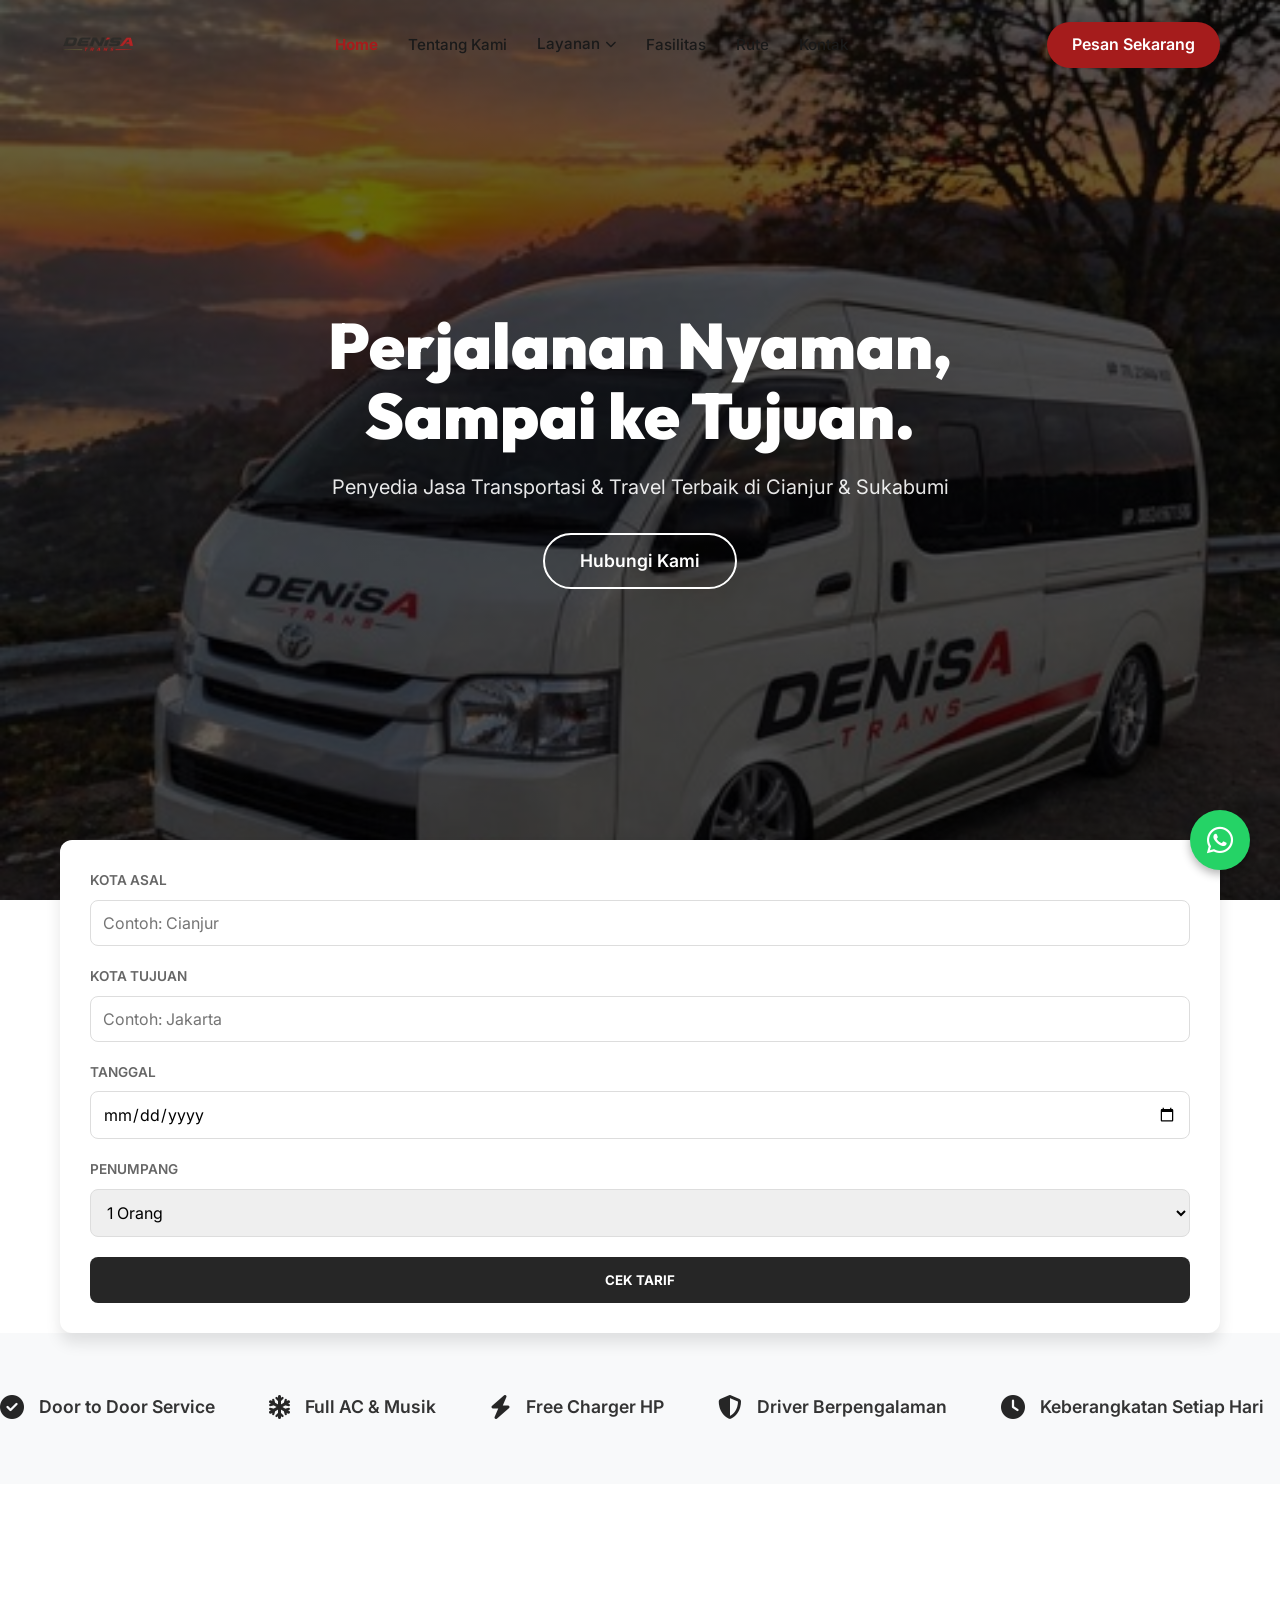
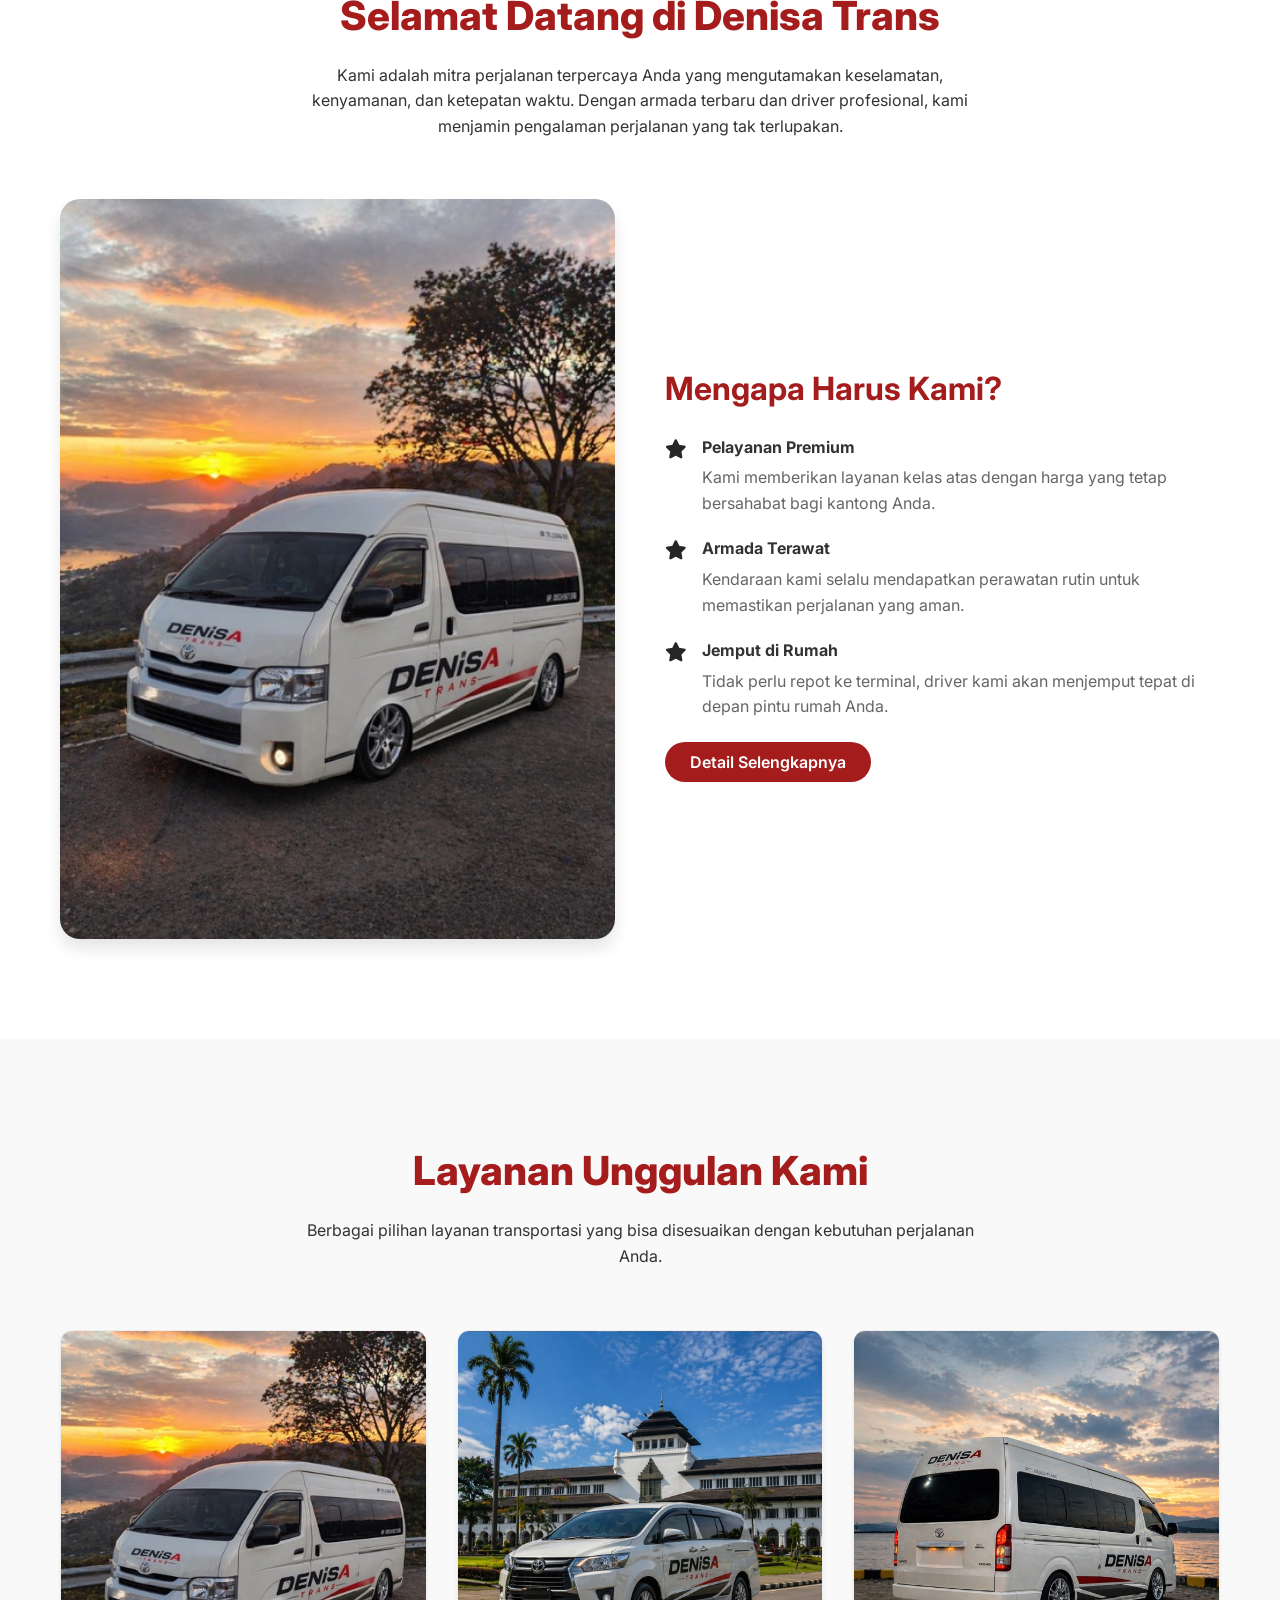
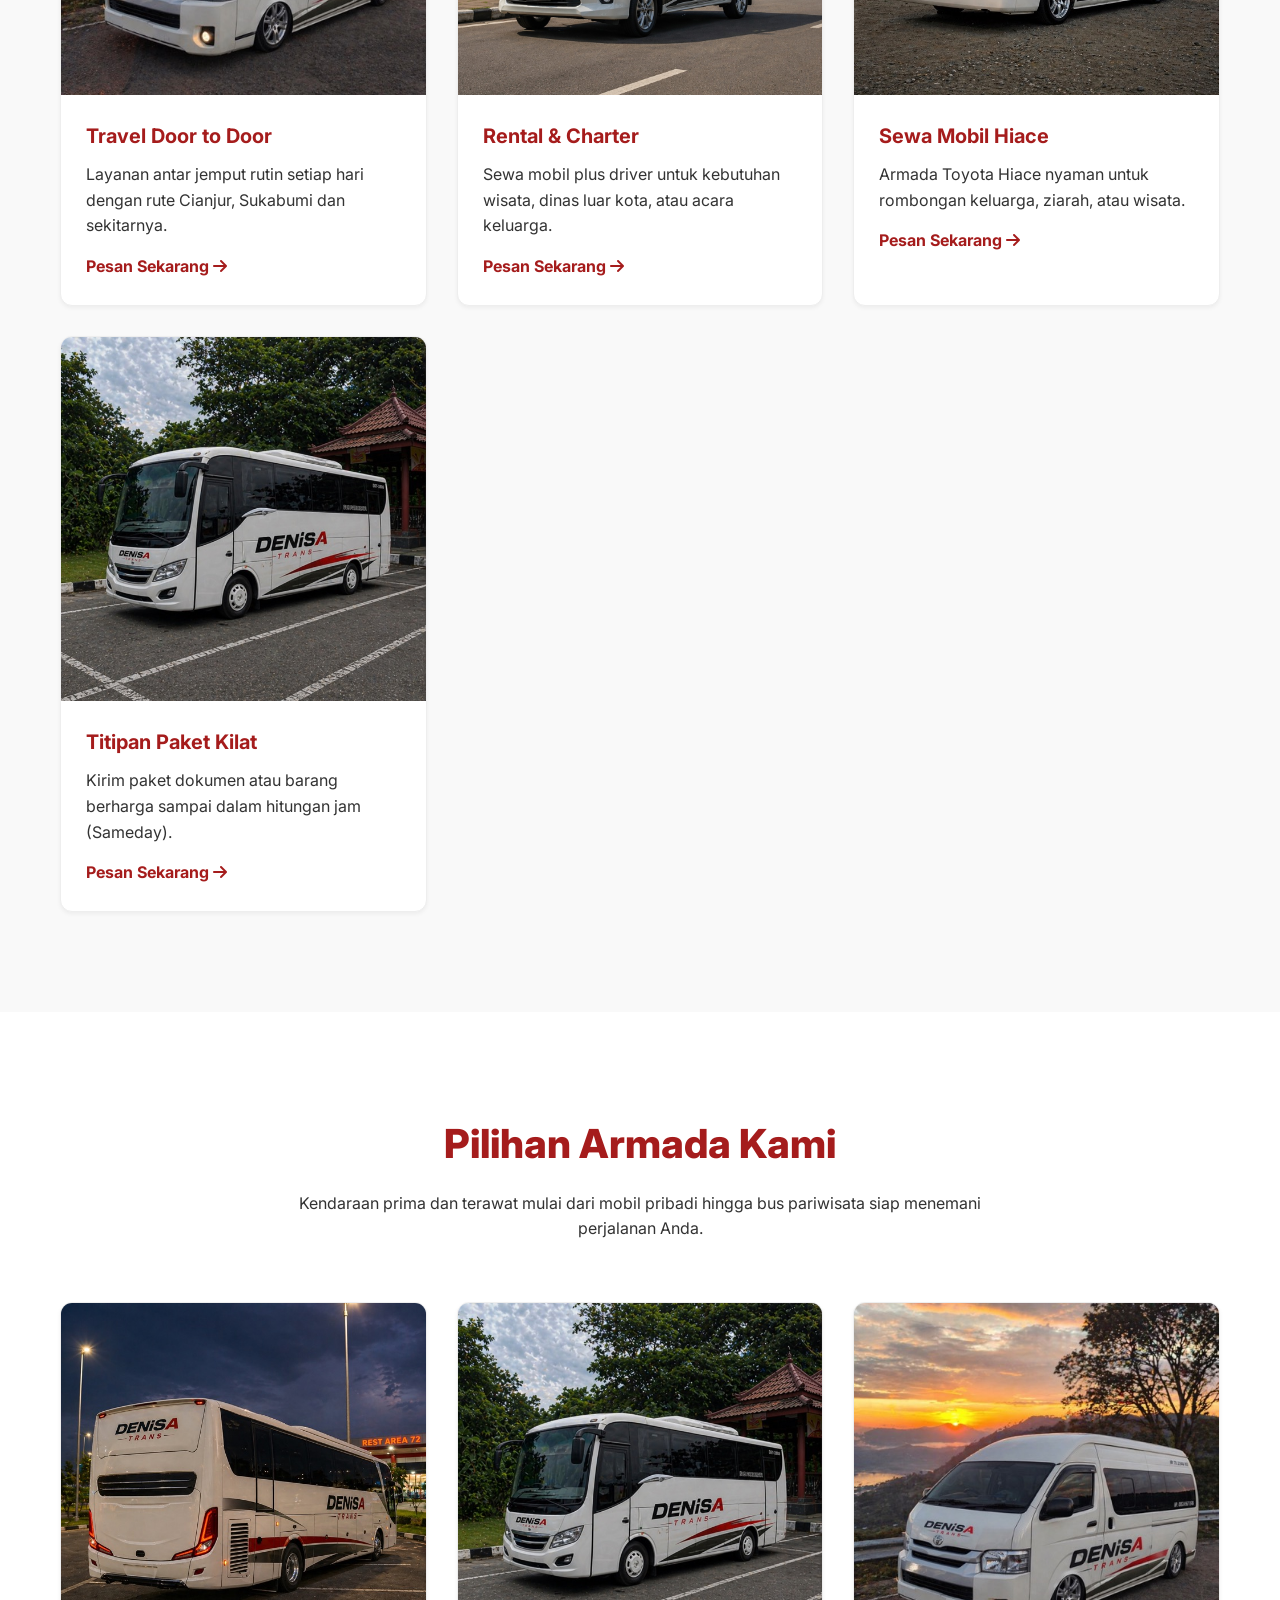
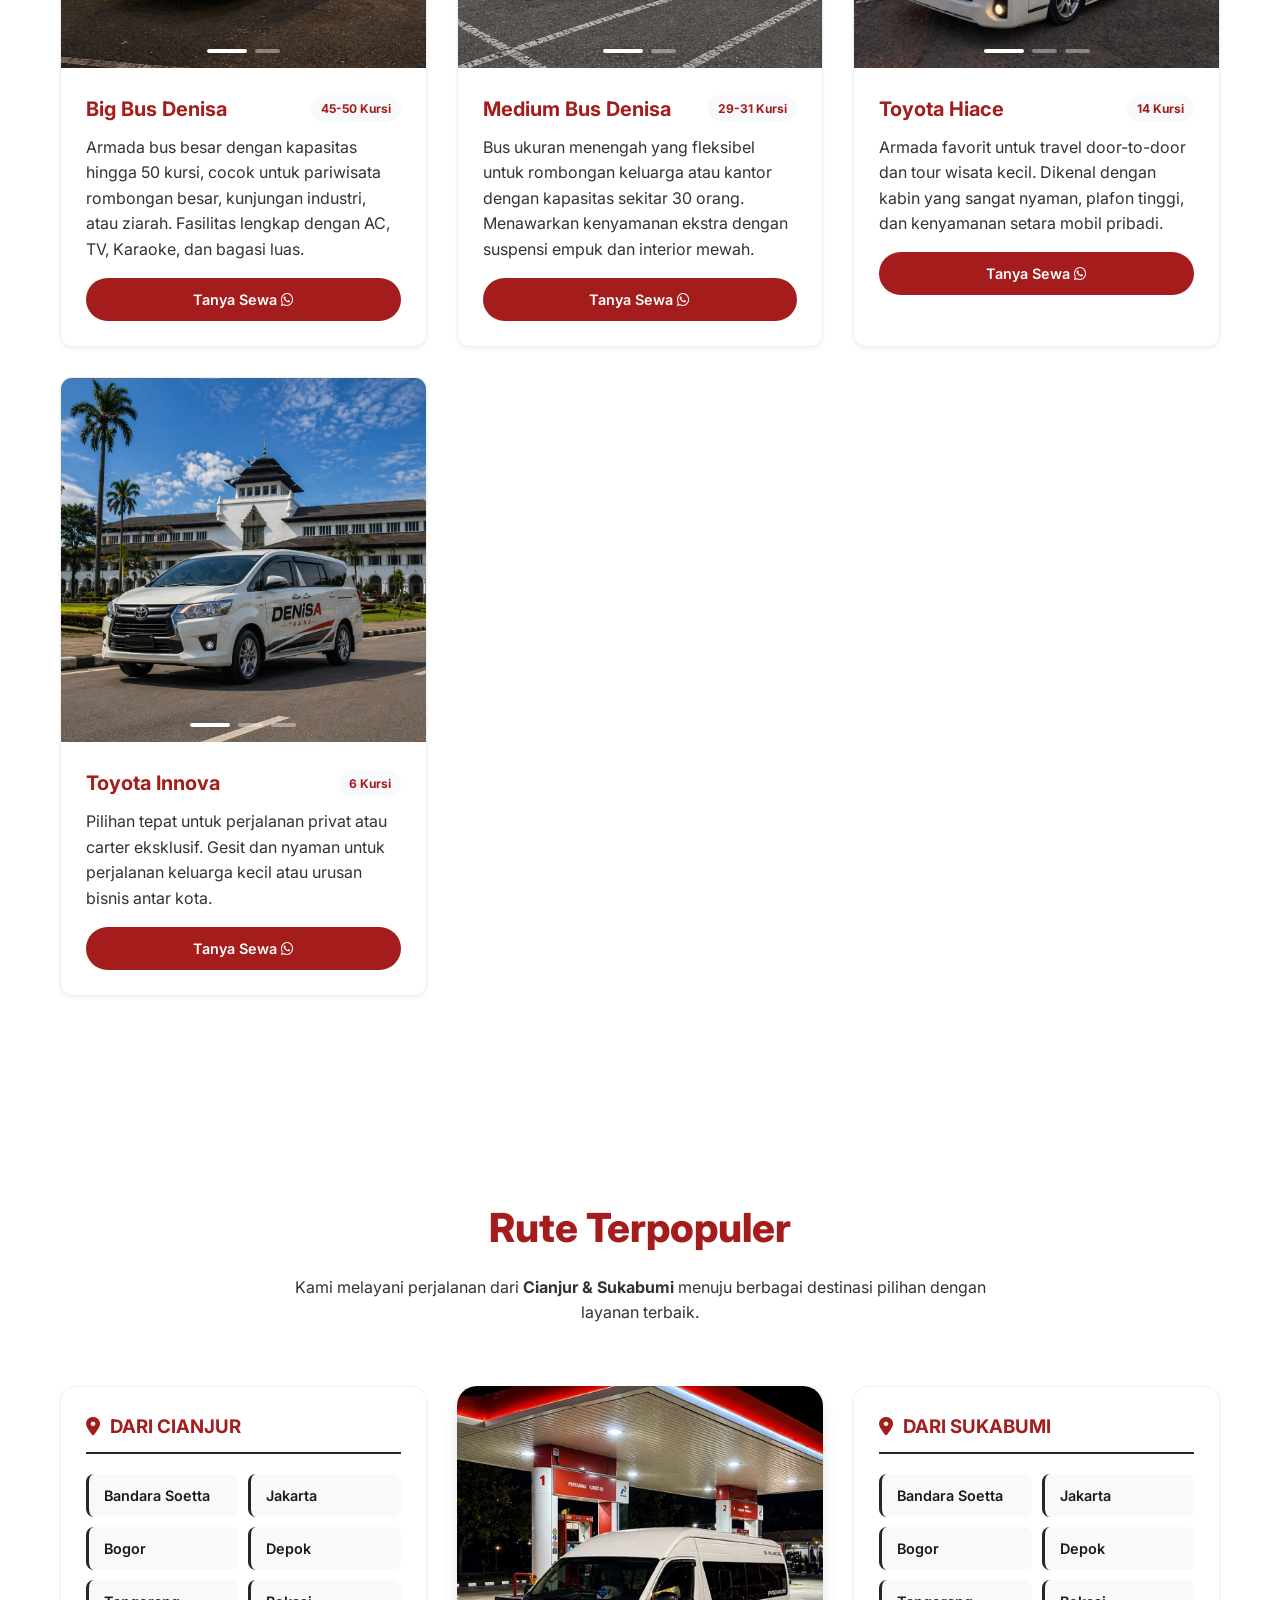
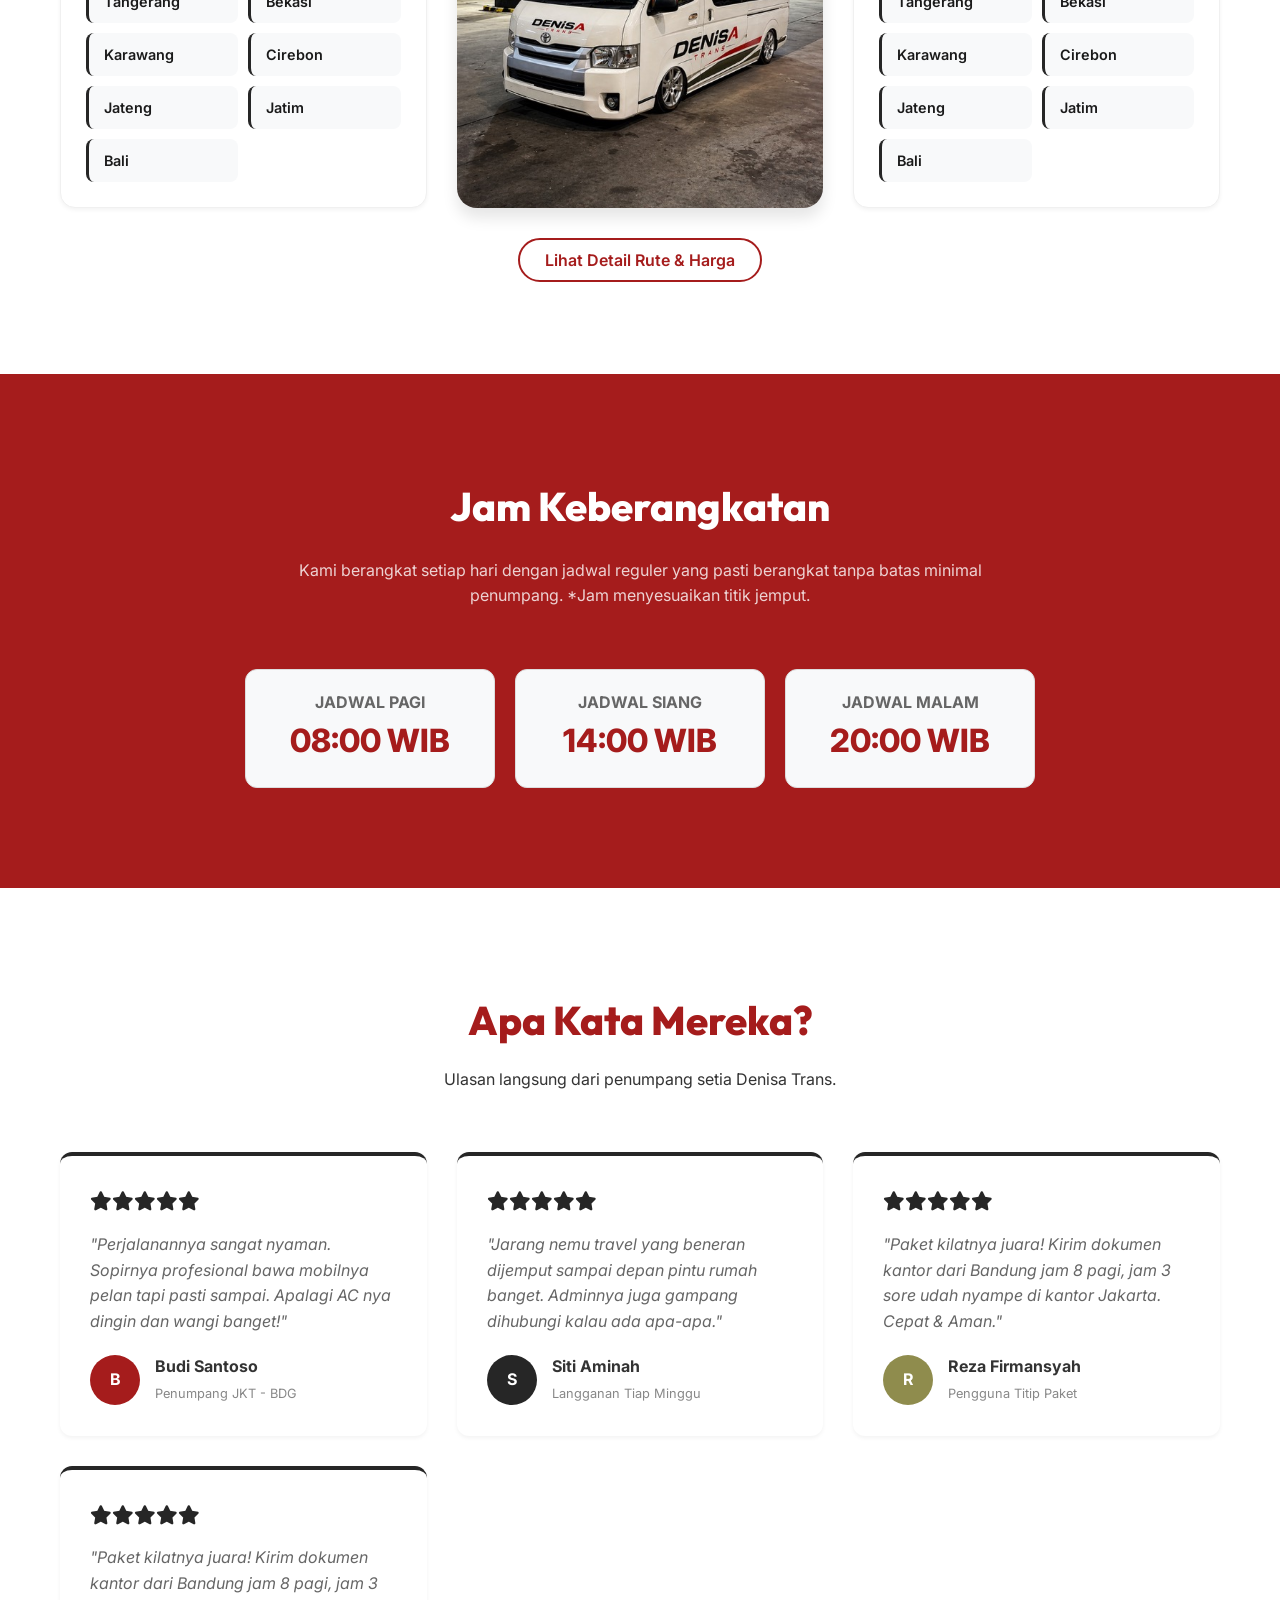
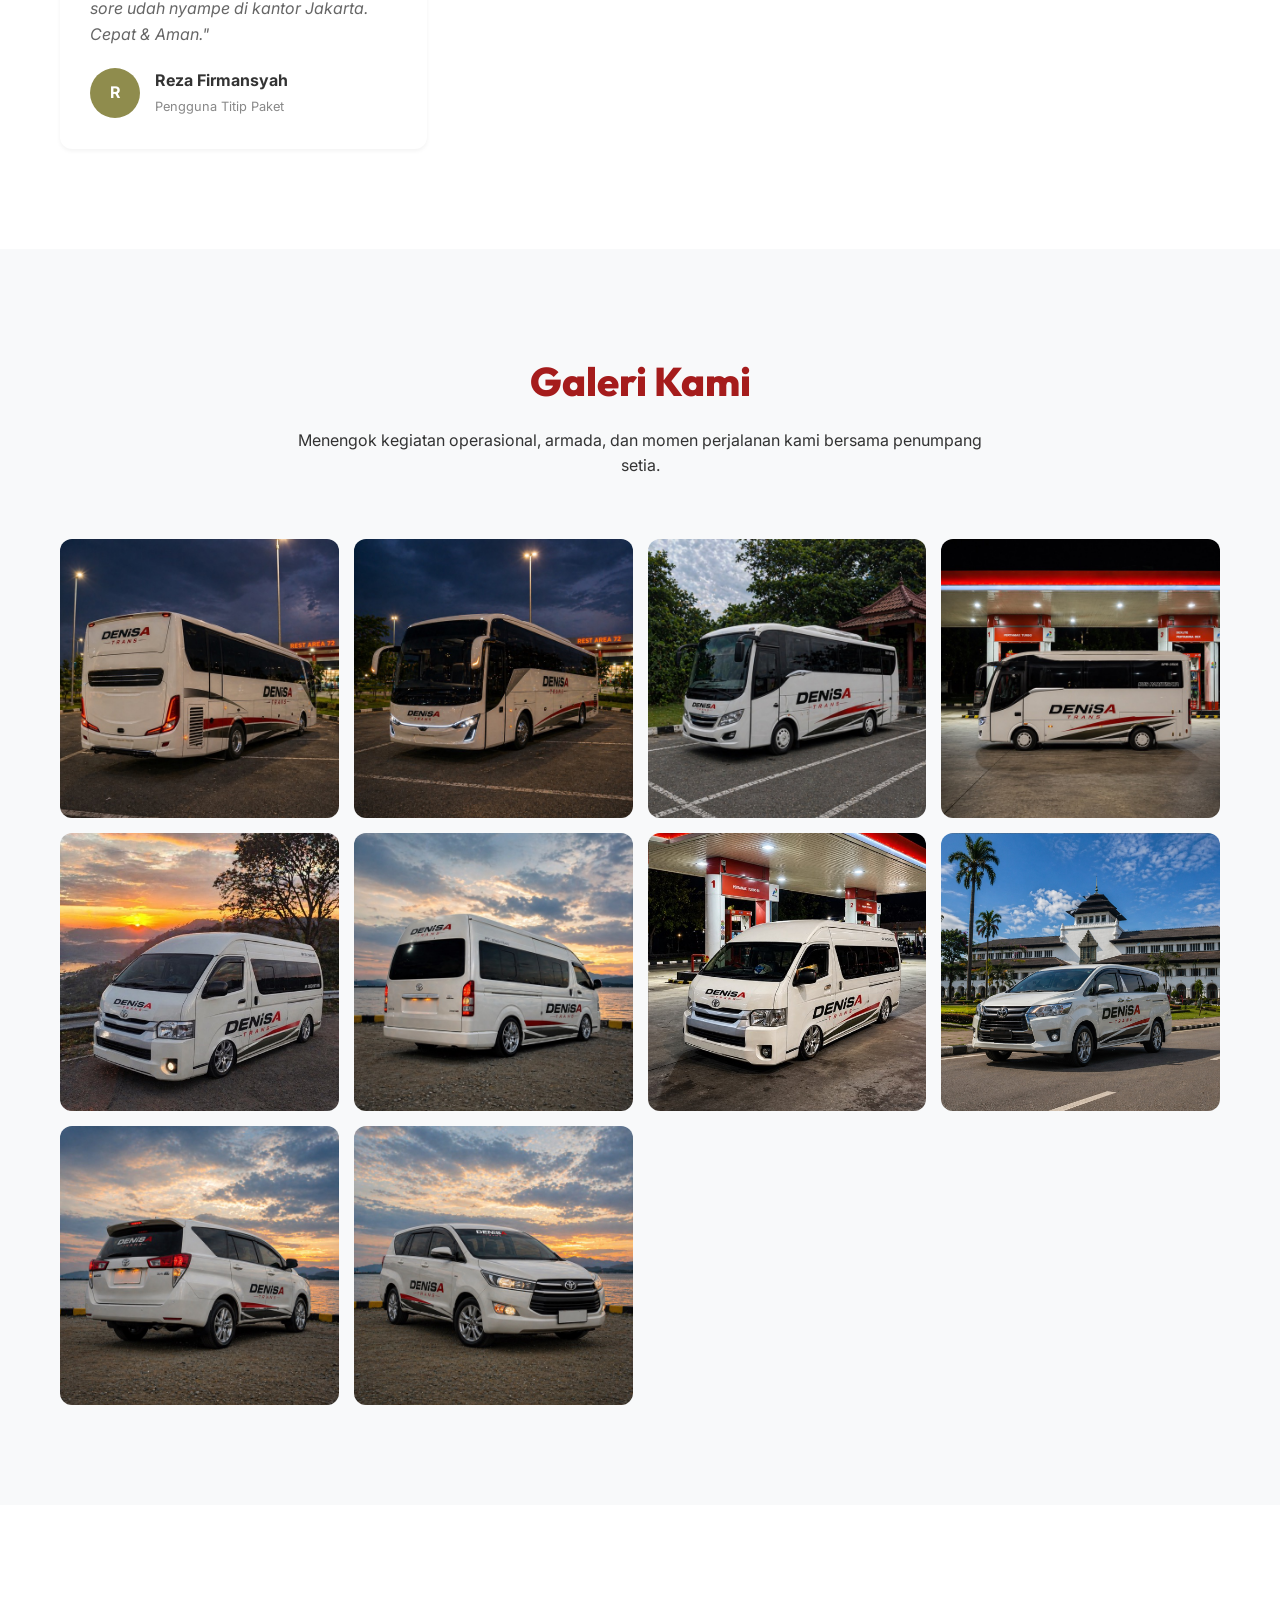
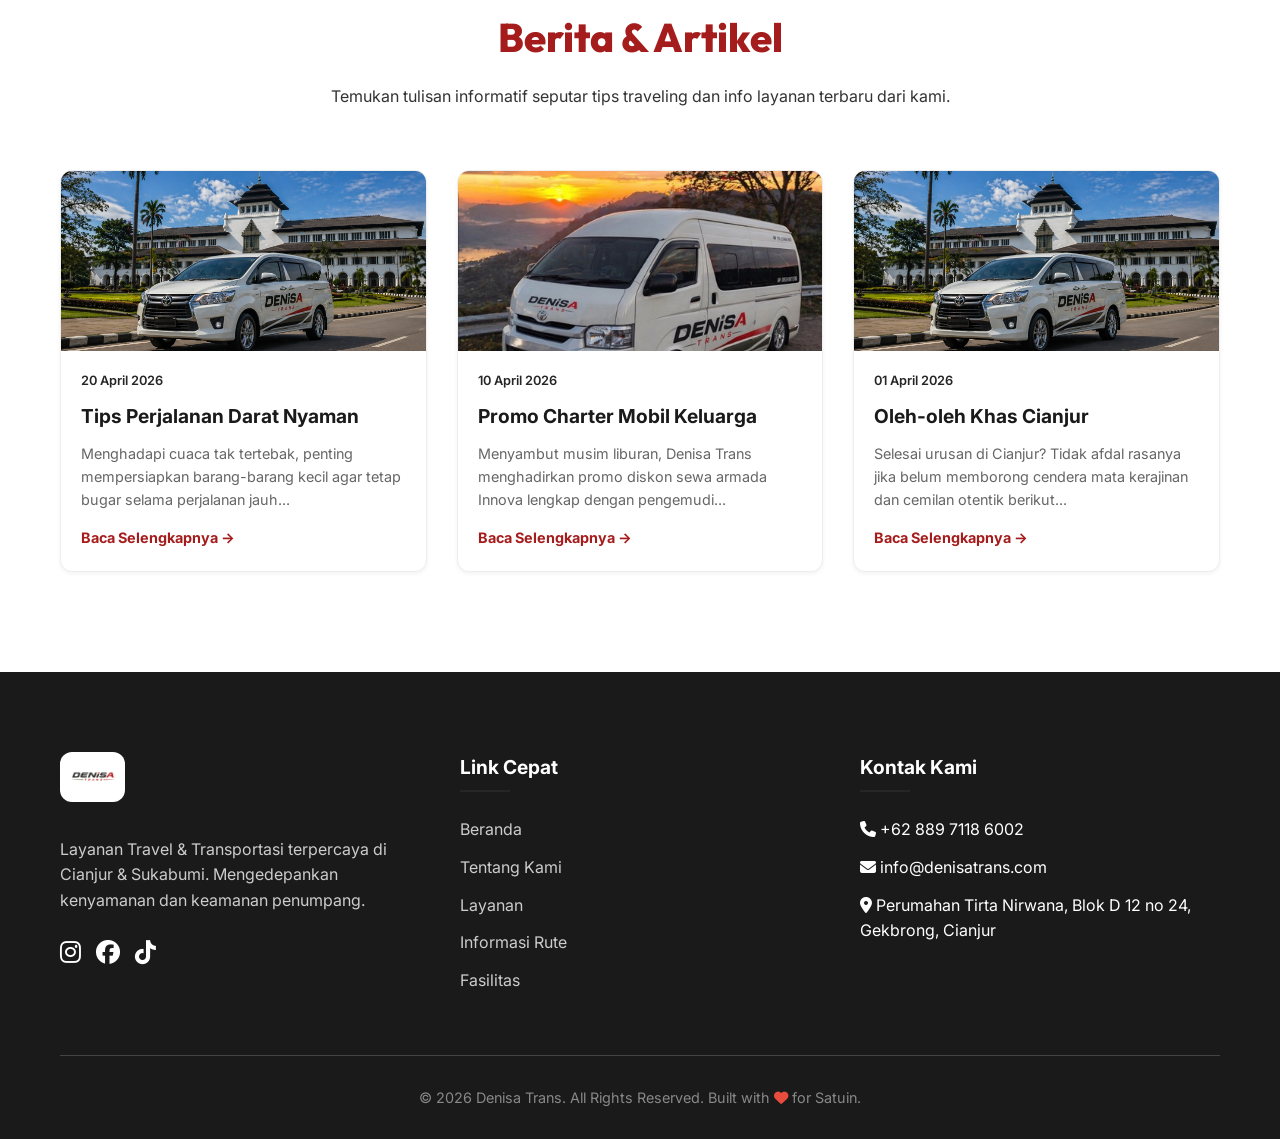
<file: index.html>
<!doctype html>
<html lang="id">
  <head>
    <meta charset="UTF-8" />
    <meta name="viewport" content="width=device-width, initial-scale=1.0" />
    <title>
      Denisa Trans | Layanan Travel Door to Door & Rental Mobil Premium
    </title>
    <meta
      name="description"
      content="Layanan transportasi travel door to door, rental mobil Hiace, Elf, Innova, dan titipan paket kilat terbaik di Cianjur, Sukabumi dan sekitarnya."
    />
    <link rel="stylesheet" href="style.css" />
    <link
      rel="stylesheet"
      href="https://cdnjs.cloudflare.com/ajax/libs/font-awesome/6.4.0/css/all.min.css"
    />
    <link
      href="https://fonts.googleapis.com/css2?family=Inter:wght@400;500;600;700;800;900&family=Outfit:wght@400;700;900&display=swap"
      rel="stylesheet"
    />
  </head>
  <body>
    <div class="menu-overlay" id="menu-overlay"></div>

    <!-- Header -->
    <header id="header">
      <div class="container">
        <nav>
          <a href="index.html" class="logo"><img src="assets/LogoDenisaTransNoBg.png" alt="Denisa Trans" style="height: 50px; object-fit: contain;"></a>
          <div class="menu-toggle" id="mobile-menu">
            <span></span>
            <span></span>
            <span></span>
          </div>
          <ul class="nav-links" id="nav-links">
            <li>
              <a
                href="index.html"
                style="color: var(--primary); font-weight: 700"
                >Home</a
              >
            </li>
            <li><a href="profil.html">Tentang Kami</a></li>
            <li class="dropdown">
              <a href="layanan.html"
                >Layanan
                <i class="fas fa-chevron-down" style="font-size: 0.7rem"></i
              ></a>
              <ul class="dropdown-menu">
                <li><a href="layanan-door-to-door.html">Door to Door</a></li>
                <li><a href="layanan-tour-wisata.html">Tour Wisata</a></li>
                <li><a href="layanan-rental-mobil.html">Rental Mobil</a></li>
                <li><a href="layanan-titip-paket.html">Titipan Paket</a></li>
              </ul>
            </li>
            <li><a href="fasilitas.html">Fasilitas</a></li>
            <li><a href="rute.html">Rute</a></li>
            <li><a href="kontak.html">Kontak</a></li>
          </ul>
          <a href="https://wa.me/6288971186002" class="btn-booking desktop-only"
            >Pesan Sekarang</a
          >
        </nav>
      </div>
    </header>

    <!-- Hero Section -->
    <section
      class="hero"
      style="
        background-image:
          linear-gradient(rgba(0, 0, 0, 0.6), rgba(0, 0, 0, 0.6)),
          url(&quot;assets/HiaceDenisa.jpeg&quot;);
      "
    >
      <div class="container hero-content">
        <h1 style="font-family: &quot;Outfit&quot;, sans-serif">
          Perjalanan Nyaman, <br />Sampai ke Tujuan.
        </h1>
        <p>
          Penyedia Travel Door to Door & Charter Mobil Profesional. Melayani
          Rute Cianjur & Sukabumi ke Berbagai Kota 24 Jam.
        </p>
        <div class="hero-btns">
          <a
            href="https://wa.me/6288971186002"
            class="btn-booking"
            style="
              background: transparent;
              border: 2px solid white;
              padding: 12px 35px;
              font-size: 1.1rem;
            "
            >Hubungi Kami</a
          >
        </div>
      </div>
    </section>

    <!-- Booking Bar -->
    <section class="booking-bar" id="booking">
      <div class="container">
        <div class="booking-inner">
          <div class="input-group">
            <label>Kota Asal</label>
            <input type="text" id="cek-asal" placeholder="Contoh: Cianjur" />
          </div>
          <div class="input-group">
            <label>Kota Tujuan</label>
            <input type="text" id="cek-tujuan" placeholder="Contoh: Jakarta" />
          </div>
          <div class="input-group">
            <label>Tanggal</label>
            <input type="date" id="cek-tanggal" />
          </div>
          <div class="input-group">
            <label>Penumpang</label>
            <select id="cek-penumpang">
              <option value="1 Orang">1 Orang</option>
              <option value="2 Orang">2 Orang</option>
              <option value="3 Orang">3 Orang</option>
              <option value="4 Orang+">4 Orang+</option>
            </select>
          </div>
          <button class="btn-search" onclick="cekTarifWA()">CEK TARIF</button>
        </div>
      </div>
    </section>

    <!-- Advantages Ticker -->
    <section class="advantages">
      <div class="ticker-wrapper">
        <div class="ticker">
          <div class="advantage-item">
            <i class="fas fa-check-circle"></i> Door to Door Service
          </div>
          <div class="advantage-item">
            <i class="fas fa-snowflake"></i> Full AC & Musik
          </div>
          <div class="advantage-item">
            <i class="fas fa-bolt"></i> Free Charger HP
          </div>
          <div class="advantage-item">
            <i class="fas fa-shield-alt"></i> Driver Berpengalaman
          </div>
          <div class="advantage-item">
            <i class="fas fa-clock"></i> Keberangkatan Setiap Hari
          </div>
          <div class="advantage-item">
            <i class="fas fa-tags"></i> Harga Terjangkau
          </div>
          <!-- Repeat for infinite feel -->
          <div class="advantage-item">
            <i class="fas fa-check-circle"></i> Door to Door Service
          </div>
          <div class="advantage-item">
            <i class="fas fa-snowflake"></i> Full AC & Musik
          </div>
          <div class="advantage-item">
            <i class="fas fa-bolt"></i> Free Charger HP
          </div>
          <div class="advantage-item">
            <i class="fas fa-shield-alt"></i> Driver Berpengalaman
          </div>
        </div>
      </div>
    </section>

    <!-- About Section -->
    <section class="section" id="about">
      <div class="container">
        <div class="section-header">
          <h2>Selamat Datang di Denisa Trans</h2>
          <p>
            Kami adalah mitra perjalanan terpercaya Anda yang mengutamakan
            keselamatan, kenyamanan, dan ketepatan waktu. Dengan armada terbaru
            dan driver profesional, kami menjamin pengalaman perjalanan yang tak
            terlupakan.
          </p>
        </div>
        <div
          class="services-grid"
          style="grid-template-columns: 1fr 1fr; align-items: center; gap: 50px"
        >
          <div
            style="
              border-radius: 20px;
              overflow: hidden;
              box-shadow: var(--shadow-lg);
            "
          >
            <img
              src="assets/HiaceDenisa.jpeg"
              alt="Tentang Denisa Trans"
              style="width: 100%; display: block"
            />
          </div>
          <div class="about-text">
            <h3
              style="
                font-size: 2rem;
                color: var(--primary);
                margin-bottom: 20px;
              "
            >
              Mengapa Harus Kami?
            </h3>
            <ul style="margin-bottom: 30px">
              <li
                style="
                  display: flex;
                  gap: 15px;
                  margin-bottom: 20px;
                  align-items: flex-start;
                "
              >
                <i
                  class="fas fa-star"
                  style="
                    color: var(--secondary);
                    font-size: 1.2rem;
                    margin-top: 5px;
                  "
                ></i>
                <div>
                  <h4 style="margin-bottom: 5px">Pelayanan Premium</h4>
                  <p style="color: var(--text-muted)">
                    Kami memberikan layanan kelas atas dengan harga yang tetap
                    bersahabat bagi kantong Anda.
                  </p>
                </div>
              </li>
              <li
                style="
                  display: flex;
                  gap: 15px;
                  margin-bottom: 20px;
                  align-items: flex-start;
                "
              >
                <i
                  class="fas fa-star"
                  style="
                    color: var(--secondary);
                    font-size: 1.2rem;
                    margin-top: 5px;
                  "
                ></i>
                <div>
                  <h4 style="margin-bottom: 5px">Armada Terawat</h4>
                  <p style="color: var(--text-muted)">
                    Kendaraan kami selalu mendapatkan perawatan rutin untuk
                    memastikan perjalanan yang aman.
                  </p>
                </div>
              </li>
              <li style="display: flex; gap: 15px; align-items: flex-start">
                <i
                  class="fas fa-star"
                  style="
                    color: var(--secondary);
                    font-size: 1.2rem;
                    margin-top: 5px;
                  "
                ></i>
                <div>
                  <h4 style="margin-bottom: 5px">Jemput di Rumah</h4>
                  <p style="color: var(--text-muted)">
                    Tidak perlu repot ke terminal, driver kami akan menjemput
                    tepat di depan pintu rumah Anda.
                  </p>
                </div>
              </li>
            </ul>
            <a href="https://wa.me/6288971186002" class="btn-booking"
              >Detail Selengkapnya</a
            >
          </div>
        </div>
      </div>
    </section>

    <!-- Services Section -->
    <section class="section" id="services" style="background: #f9f9f9">
      <div class="container">
        <div class="section-header">
          <h2>Layanan Unggulan Kami</h2>
          <p>
            Berbagai pilihan layanan transportasi yang bisa disesuaikan dengan
            kebutuhan perjalanan Anda.
          </p>
        </div>
        <div class="services-grid" id="cms-services-container">
          <!-- Data will be loaded from data/layanan.json -->
        </div>
      </div>
    </section>

    <!-- Armada Section -->
    <section class="section" id="armada">
      <div class="container">
        <div class="section-header">
          <h2>Pilihan Armada Kami</h2>
          <p>
            Kendaraan prima dan terawat mulai dari mobil pribadi hingga bus
            pariwisata siap menemani perjalanan Anda.
          </p>
        </div>
        <div class="services-grid" id="cms-armada-container">
          <!-- Data will be loaded from data/armada.json -->
        </div>
      </div>
    </section>

    <!-- Routes Section -->
    <section class="section" id="routes">
      <div class="container">
        <div class="section-header">
          <h2>Rute Terpopuler</h2>
          <p>
            Kami melayani perjalanan dari
            <strong>Cianjur & Sukabumi</strong> menuju berbagai destinasi
            pilihan dengan layanan terbaik.
          </p>
        </div>

        <div
          class="routes-container"
          style="
            display: grid;
            grid-template-columns: repeat(auto-fit, minmax(300px, 1fr));
            gap: 30px;
            align-items: stretch;
          "
        >
          <!-- Column Cianjur -->
          <div
            style="
              background: var(--white);
              border-radius: 15px;
              padding: 25px;
              box-shadow: var(--shadow-sm);
              border: 1px solid #f0f0f0;
              display: flex;
              flex-direction: column;
            "
          >
            <h3
              style="
                color: var(--primary);
                margin-bottom: 20px;
                display: flex;
                align-items: center;
                gap: 10px;
                border-bottom: 2px solid var(--secondary);
                padding-bottom: 10px;
              "
            >
              <i class="fas fa-map-marker-alt"></i> DARI CIANJUR
            </h3>
            <div
              style="display: grid; grid-template-columns: 1fr 1fr; gap: 10px"
            >
              <div class="route-item-mini">Bandara Soetta</div>
              <div class="route-item-mini">Jakarta</div>
              <div class="route-item-mini">Bogor</div>
              <div class="route-item-mini">Depok</div>
              <div class="route-item-mini">Tangerang</div>
              <div class="route-item-mini">Bekasi</div>
              <div class="route-item-mini">Karawang</div>
              <div class="route-item-mini">Cirebon</div>
              <div class="route-item-mini">Jateng</div>
              <div class="route-item-mini">Jatim</div>
              <div class="route-item-mini">Bali</div>
            </div>
          </div>

          <!-- Featured Image 1:1 -->
          <div
            style="
              border-radius: 20px;
              overflow: hidden;
              box-shadow: var(--shadow-lg);
              display: flex;
            "
          >
            <img
              src="assets/HiaceDenisa3.jpeg"
              alt="Denisa Trans Fleet"
              style="
                width: 100%;
                aspect-ratio: 1 / 1;
                object-fit: cover;
                display: block;
              "
            />
          </div>

          <!-- Column Sukabumi -->
          <div
            style="
              background: var(--white);
              border-radius: 15px;
              padding: 25px;
              box-shadow: var(--shadow-sm);
              border: 1px solid #f0f0f0;
              display: flex;
              flex-direction: column;
            "
          >
            <h3
              style="
                color: var(--primary);
                margin-bottom: 20px;
                display: flex;
                align-items: center;
                gap: 10px;
                border-bottom: 2px solid var(--secondary);
                padding-bottom: 10px;
              "
            >
              <i class="fas fa-map-marker-alt"></i> DARI SUKABUMI
            </h3>
            <div
              style="display: grid; grid-template-columns: 1fr 1fr; gap: 10px"
            >
              <div class="route-item-mini">Bandara Soetta</div>
              <div class="route-item-mini">Jakarta</div>
              <div class="route-item-mini">Bogor</div>
              <div class="route-item-mini">Depok</div>
              <div class="route-item-mini">Tangerang</div>
              <div class="route-item-mini">Bekasi</div>
              <div class="route-item-mini">Karawang</div>
              <div class="route-item-mini">Cirebon</div>
              <div class="route-item-mini">Jateng</div>
              <div class="route-item-mini">Jatim</div>
              <div class="route-item-mini">Bali</div>
            </div>
          </div>
        </div>

        <div style="text-align: center; margin-top: 40px">
          <a
            href="rute.html"
            class="btn-booking"
            style="
              background: transparent;
              color: var(--primary);
              border: 2px solid var(--primary);
            "
            >Lihat Detail Rute & Harga</a
          >
        </div>
      </div>
    </section>

    <!-- Jadwal Keberangkatan -->
    <section class="section" style="background: var(--primary); color: white">
      <div class="container">
        <div class="section-header">
          <h2
            style="
              color: white;
              margin-bottom: 20px;
              font-family: &quot;Outfit&quot;, sans-serif;
            "
          >
            Jam Keberangkatan
          </h2>
          <p style="color: rgba(255, 255, 255, 0.8)">
            Kami berangkat setiap hari dengan jadwal reguler yang pasti
            berangkat tanpa batas minimal penumpang. *Jam menyesuaikan titik
            jemput.
          </p>
        </div>
        <div class="schedule-container">
          <div class="schedule-box">
            <p
              style="
                color: var(--text-muted);
                font-weight: bold;
                text-transform: uppercase;
              "
            >
              Jadwal Pagi
            </p>
            <h3>08:00 WIB</h3>
          </div>
          <div class="schedule-box">
            <p
              style="
                color: var(--text-muted);
                font-weight: bold;
                text-transform: uppercase;
              "
            >
              Jadwal Siang
            </p>
            <h3>14:00 WIB</h3>
          </div>
          <div class="schedule-box">
            <p
              style="
                color: var(--text-muted);
                font-weight: bold;
                text-transform: uppercase;
              "
            >
              Jadwal Malam
            </p>
            <h3>20:00 WIB</h3>
          </div>
        </div>
      </div>
    </section>

    <!-- Testimoni / Apa Kata Mereka -->
    <section class="section">
      <div class="container">
        <div class="section-header">
          <h2 style="font-family: &quot;Outfit&quot;, sans-serif">
            Apa Kata Mereka?
          </h2>
          <p>Ulasan langsung dari penumpang setia Denisa Trans.</p>
        </div>
        <div class="testimonials-grid">
          <!-- Testi 1 -->
          <div class="testimonial-card">
            <div
              style="
                color: var(--secondary);
                margin-bottom: 15px;
                font-size: 1.2rem;
              "
            >
              <i class="fas fa-star"></i><i class="fas fa-star"></i
              ><i class="fas fa-star"></i><i class="fas fa-star"></i
              ><i class="fas fa-star"></i>
            </div>
            <p>
              "Perjalanannya sangat nyaman. Sopirnya profesional bawa mobilnya
              pelan tapi pasti sampai. Apalagi AC nya dingin dan wangi banget!"
            </p>
            <div class="testi-user">
              <div class="testi-avatar" style="background: var(--primary)">
                B
              </div>
              <div>
                <h4 style="font-size: 1rem; margin: 0">Budi Santoso</h4>
                <span style="font-size: 0.8rem; color: #888"
                  >Penumpang JKT - BDG</span
                >
              </div>
            </div>
          </div>
          <!-- Testi 2 -->
          <div class="testimonial-card">
            <div
              style="
                color: var(--secondary);
                margin-bottom: 15px;
                font-size: 1.2rem;
              "
            >
              <i class="fas fa-star"></i><i class="fas fa-star"></i
              ><i class="fas fa-star"></i><i class="fas fa-star"></i
              ><i class="fas fa-star"></i>
            </div>
            <p>
              "Jarang nemu travel yang beneran dijemput sampai depan pintu rumah
              banget. Adminnya juga gampang dihubungi kalau ada apa-apa."
            </p>
            <div class="testi-user">
              <div class="testi-avatar" style="background: var(--secondary)">
                S
              </div>
              <div>
                <h4 style="font-size: 1rem; margin: 0">Siti Aminah</h4>
                <span style="font-size: 0.8rem; color: #888"
                  >Langganan Tiap Minggu</span
                >
              </div>
            </div>
          </div>
          <!-- Testi 3 -->
          <div class="testimonial-card">
            <div
              style="
                color: var(--secondary);
                margin-bottom: 15px;
                font-size: 1.2rem;
              "
            >
              <i class="fas fa-star"></i><i class="fas fa-star"></i
              ><i class="fas fa-star"></i><i class="fas fa-star"></i
              ><i class="fas fa-star"></i>
            </div>
            <p>
              "Paket kilatnya juara! Kirim dokumen kantor dari Bandung jam 8
              pagi, jam 3 sore udah nyampe di kantor Jakarta. Cepat & Aman."
            </p>
            <div class="testi-user">
              <div class="testi-avatar" style="background: var(--accent)">
                R
              </div>
              <div>
                <h4 style="font-size: 1rem; margin: 0">Reza Firmansyah</h4>
                <span style="font-size: 0.8rem; color: #888"
                  >Pengguna Titip Paket</span
                >
              </div>
            </div>
          </div>

          <div class="testimonial-card">
            <div
              style="
                color: var(--secondary);
                margin-bottom: 15px;
                font-size: 1.2rem;
              "
            >
              <i class="fas fa-star"></i><i class="fas fa-star"></i
              ><i class="fas fa-star"></i><i class="fas fa-star"></i
              ><i class="fas fa-star"></i>
            </div>
            <p>
              "Paket kilatnya juara! Kirim dokumen kantor dari Bandung jam 8
              pagi, jam 3 sore udah nyampe di kantor Jakarta. Cepat & Aman."
            </p>
            <div class="testi-user">
              <div class="testi-avatar" style="background: var(--accent)">
                R
              </div>
              <div>
                <h4 style="font-size: 1rem; margin: 0">Reza Firmansyah</h4>
                <span style="font-size: 0.8rem; color: #888"
                  >Pengguna Titip Paket</span
                >
              </div>
            </div>
          </div>
        </div>
      </div>
    </section>

    <!-- Galeri -->
    <section class="section" style="background: var(--light)">
      <div class="container">
        <div class="section-header">
          <h2 style="font-family: &quot;Outfit&quot;, sans-serif">
            Galeri Kami
          </h2>
          <p>
            Menengok kegiatan operasional, armada, dan momen perjalanan kami
            bersama penumpang setia.
          </p>
        </div>
        <!-- Nantinya gambar aslinya tinggal disisipkan menggunakan background-image di dalam class gallery-item -->
        <div class="gallery-grid" id="cms-gallery-container">
          <div class="gallery-item" style="background-image: url(&quot;assets/BigBusDenisa.jpeg&quot;); background-size: cover; background-position: center; border: none;"></div>
          <div class="gallery-item" style="background-image: url(&quot;assets/BigBusDenisa2.jpeg&quot;); background-size: cover; background-position: center; border: none;"></div>
          <div class="gallery-item" style="background-image: url(&quot;assets/MediumBusDenisa.jpeg&quot;); background-size: cover; background-position: center; border: none;"></div>
          <div class="gallery-item" style="background-image: url(&quot;assets/MediumBusDenisa2.jpeg&quot;); background-size: cover; background-position: center; border: none;"></div>
          <div class="gallery-item" style="background-image: url(&quot;assets/HiaceDenisa.jpeg&quot;); background-size: cover; background-position: center; border: none;"></div>
          <div class="gallery-item" style="background-image: url(&quot;assets/HiaceDenisa2.jpeg&quot;); background-size: cover; background-position: center; border: none;"></div>
          <div class="gallery-item" style="background-image: url(&quot;assets/HiaceDenisa3.jpeg&quot;); background-size: cover; background-position: center; border: none;"></div>
          <div class="gallery-item" style="background-image: url(&quot;assets/innovaDenisa.jpeg&quot;); background-size: cover; background-position: center; border: none;"></div>
          <div class="gallery-item" style="background-image: url(&quot;assets/InnovaDenisa2.jpeg&quot;); background-size: cover; background-position: center; border: none;"></div>
          <div class="gallery-item" style="background-image: url(&quot;assets/InnovaDenisa3.jpeg&quot;); background-size: cover; background-position: center; border: none;"></div>
        </div>
      </div>
    </section>

    <!-- Artikel -->
    <section class="section">
      <div class="container">
        <div class="section-header">
          <h2 style="font-family: &quot;Outfit&quot;, sans-serif">
            Berita & Artikel
          </h2>
          <p>
            Temukan tulisan informatif seputar tips traveling dan info layanan
            terbaru dari kami.
          </p>
        </div>
        <div class="articles-grid">
          <!-- Article 1 -->
          <div class="article-card">
            <div
              class="article-img"
              style="
                background-image: url(&quot;assets/innovaDenisa.jpeg&quot;);
                background-size: cover;
                background-position: center;
              "
            ></div>
            <div class="article-content">
              <span class="article-date">20 April 2026</span>
              <h3
                style="
                  font-size: 1.2rem;
                  margin-bottom: 10px;
                  color: var(--dark);
                "
              >
                Tips Perjalanan Darat Nyaman
              </h3>
              <p style="color: var(--text-muted); font-size: 0.9rem">
                Menghadapi cuaca tak tertebak, penting mempersiapkan
                barang-barang kecil agar tetap bugar selama perjalanan jauh...
              </p>
              <a
                href="javascript:void(0)"
                style="
                  color: var(--primary);
                  font-size: 0.9rem;
                  font-weight: bold;
                  margin-top: 15px;
                  display: inline-block;
                "
                >Baca Selengkapnya &rarr;</a
              >
            </div>
          </div>
          <!-- Article 2 -->
          <div class="article-card">
            <div
              class="article-img"
              style="
                background-image: url(&quot;assets/HiaceDenisa.jpeg&quot;);
                background-size: cover;
                background-position: center;
              "
            ></div>
            <div class="article-content">
              <span class="article-date">10 April 2026</span>
              <h3
                style="
                  font-size: 1.2rem;
                  margin-bottom: 10px;
                  color: var(--dark);
                "
              >
                Promo Charter Mobil Keluarga
              </h3>
              <p style="color: var(--text-muted); font-size: 0.9rem">
                Menyambut musim liburan, Denisa Trans menghadirkan promo diskon
                sewa armada Innova lengkap dengan pengemudi...
              </p>
              <a
                href="javascript:void(0)"
                style="
                  color: var(--primary);
                  font-size: 0.9rem;
                  font-weight: bold;
                  margin-top: 15px;
                  display: inline-block;
                "
                >Baca Selengkapnya &rarr;</a
              >
            </div>
          </div>
          <!-- Article 3 -->
          <div class="article-card">
            <div
              class="article-img"
              style="
                background-image: url(&quot;assets/innovaDenisa.jpeg&quot;);
                background-size: cover;
                background-position: center;
              "
            ></div>
            <div class="article-content">
              <span class="article-date">01 April 2026</span>
              <h3
                style="
                  font-size: 1.2rem;
                  margin-bottom: 10px;
                  color: var(--dark);
                "
              >
                Oleh-oleh Khas Cianjur
              </h3>
              <p style="color: var(--text-muted); font-size: 0.9rem">
                Selesai urusan di Cianjur? Tidak afdal rasanya jika belum
                memborong cendera mata kerajinan dan cemilan otentik berikut...
              </p>
              <a
                href="javascript:void(0)"
                style="
                  color: var(--primary);
                  font-size: 0.9rem;
                  font-weight: bold;
                  margin-top: 15px;
                  display: inline-block;
                "
                >Baca Selengkapnya &rarr;</a
              >
            </div>
          </div>
        </div>
      </div>
    </section>

    <!-- Footer -->
    <footer id="contact">
      <div class="container">
        <div class="footer-grid">
          <div class="footer-col">
            <h2 class="logo" style="color: white; margin-bottom: 20px">
              <img src="assets/LogoDenisaTransNoBg.png" alt="Denisa Trans" style="height: 50px; object-fit: contain;">
            </h2>
            <p style="color: #ccc">
              Layanan Travel & Transportasi terpercaya di Cianjur & Sukabumi.
              Mengedepankan kenyamanan dan keamanan penumpang.
            </p>
            <div style="margin-top: 20px; display: flex; gap: 15px">
              <a href="#" style="color: white; font-size: 1.5rem"
                ><i class="fab fa-instagram"></i
              ></a>
              <a href="#" style="color: white; font-size: 1.5rem"
                ><i class="fab fa-facebook"></i
              ></a>
              <a href="#" style="color: white; font-size: 1.5rem"
                ><i class="fab fa-tiktok"></i
              ></a>
            </div>
          </div>
          <div class="footer-col">
            <h4>Link Cepat</h4>
            <ul class="footer-links">
              <li><a href="index.html">Beranda</a></li>
              <li><a href="profil.html">Tentang Kami</a></li>
              <li><a href="layanan.html">Layanan</a></li>
              <li><a href="rute.html">Informasi Rute</a></li>
              <li><a href="fasilitas.html">Fasilitas</a></li>
            </ul>
          </div>
          <div class="footer-col">
            <h4>Kontak Kami</h4>
            <ul class="footer-links">
              <li><i class="fas fa-phone"></i> +62 889 7118 6002</li>
              <li><i class="fas fa-envelope"></i> info@denisatrans.com</li>
              <li>
                <i class="fas fa-map-marker-alt"></i> Perumahan Tirta Nirwana,
                Blok D 12 no 24, Gekbrong, Cianjur
              </li>
            </ul>
          </div>
        </div>
        <div class="copyright">
          <p>
            &copy; 2026 Denisa Trans. All Rights Reserved. Built with
            <i class="fas fa-heart" style="color: #e74c3c"></i> for Satuin.
          </p>
        </div>
      </div>
    </footer>

    <!-- Floating WhatsApp -->
    <a href="https://wa.me/6288971186002" class="wa-float" target="_blank">
      <i class="fab fa-whatsapp"></i>
    </a>

    <script>
      // Header scroll effect
      window.addEventListener("scroll", function () {
        const header = document.getElementById("header");
        if (window.scrollY > 50) {
          header.classList.add("scrolled");
        } else {
          header.classList.remove("scrolled");
        }
      });

      // Mobile Menu Toggle
      const mobileMenu = document.getElementById("mobile-menu");
      const navLinks = document.getElementById("nav-links");
      const overlay = document.getElementById("menu-overlay");

      if (mobileMenu) {
        mobileMenu.addEventListener("click", () => {
          mobileMenu.classList.toggle("active");
          navLinks.classList.toggle("active");
          overlay.classList.toggle("active");

          if (!navLinks.classList.contains("active")) {
            document
              .querySelectorAll(".dropdown")
              .forEach((d) => d.classList.remove("active"));
          }
        });
      }

      if (overlay) {
        overlay.addEventListener("click", () => {
          mobileMenu.classList.remove("active");
          navLinks.classList.remove("active");
          overlay.classList.remove("active");
          document
            .querySelectorAll(".dropdown")
            .forEach((d) => d.classList.remove("active"));
        });
      }

      // Mobile Dropdown Toggle
      document.querySelectorAll(".dropdown > a").forEach((anchor) => {
        anchor.addEventListener("click", function (e) {
          if (window.innerWidth <= 768) {
            e.preventDefault();
            this.parentElement.classList.toggle("active");
          }
        });
      });
      // WhatsApp Cek Tarif Logic
      function cekTarifWA() {
        const asal =
          document.getElementById("cek-asal").value || "(Belum diisi)";
        const tujuan =
          document.getElementById("cek-tujuan").value || "(Belum diisi)";
        const tanggalInput = document.getElementById("cek-tanggal").value;
        const penumpang = document.getElementById("cek-penumpang").value;

        let tanggalDiformat = "(Belum diisi)";
        if (tanggalInput) {
          const dateObj = new Date(tanggalInput);
          tanggalDiformat = dateObj.toLocaleDateString("id-ID", {
            weekday: "long",
            year: "numeric",
            month: "long",
            day: "numeric",
          });
        }

        const text = `Halo Admin Denisa Trans, saya ingin cek tarif dan ketersediaan kursi untuk rute:%0A%0A*Kota Asal:* ${asal}%0A*Kota Tujuan:* ${tujuan}%0A*Tanggal:* ${tanggalDiformat}%0A*Jumlah Penumpang:* ${penumpang}%0A%0AMohon diinfokan harganya ya. Terima kasih.`;

        const waNumber = "6288971186002";
        window.open(`https://wa.me/${waNumber}?text=${text}`, "_blank");
      }
    </script>
    <script src="js/cms-sync.js"></script>
  </body>
</html>
</file>
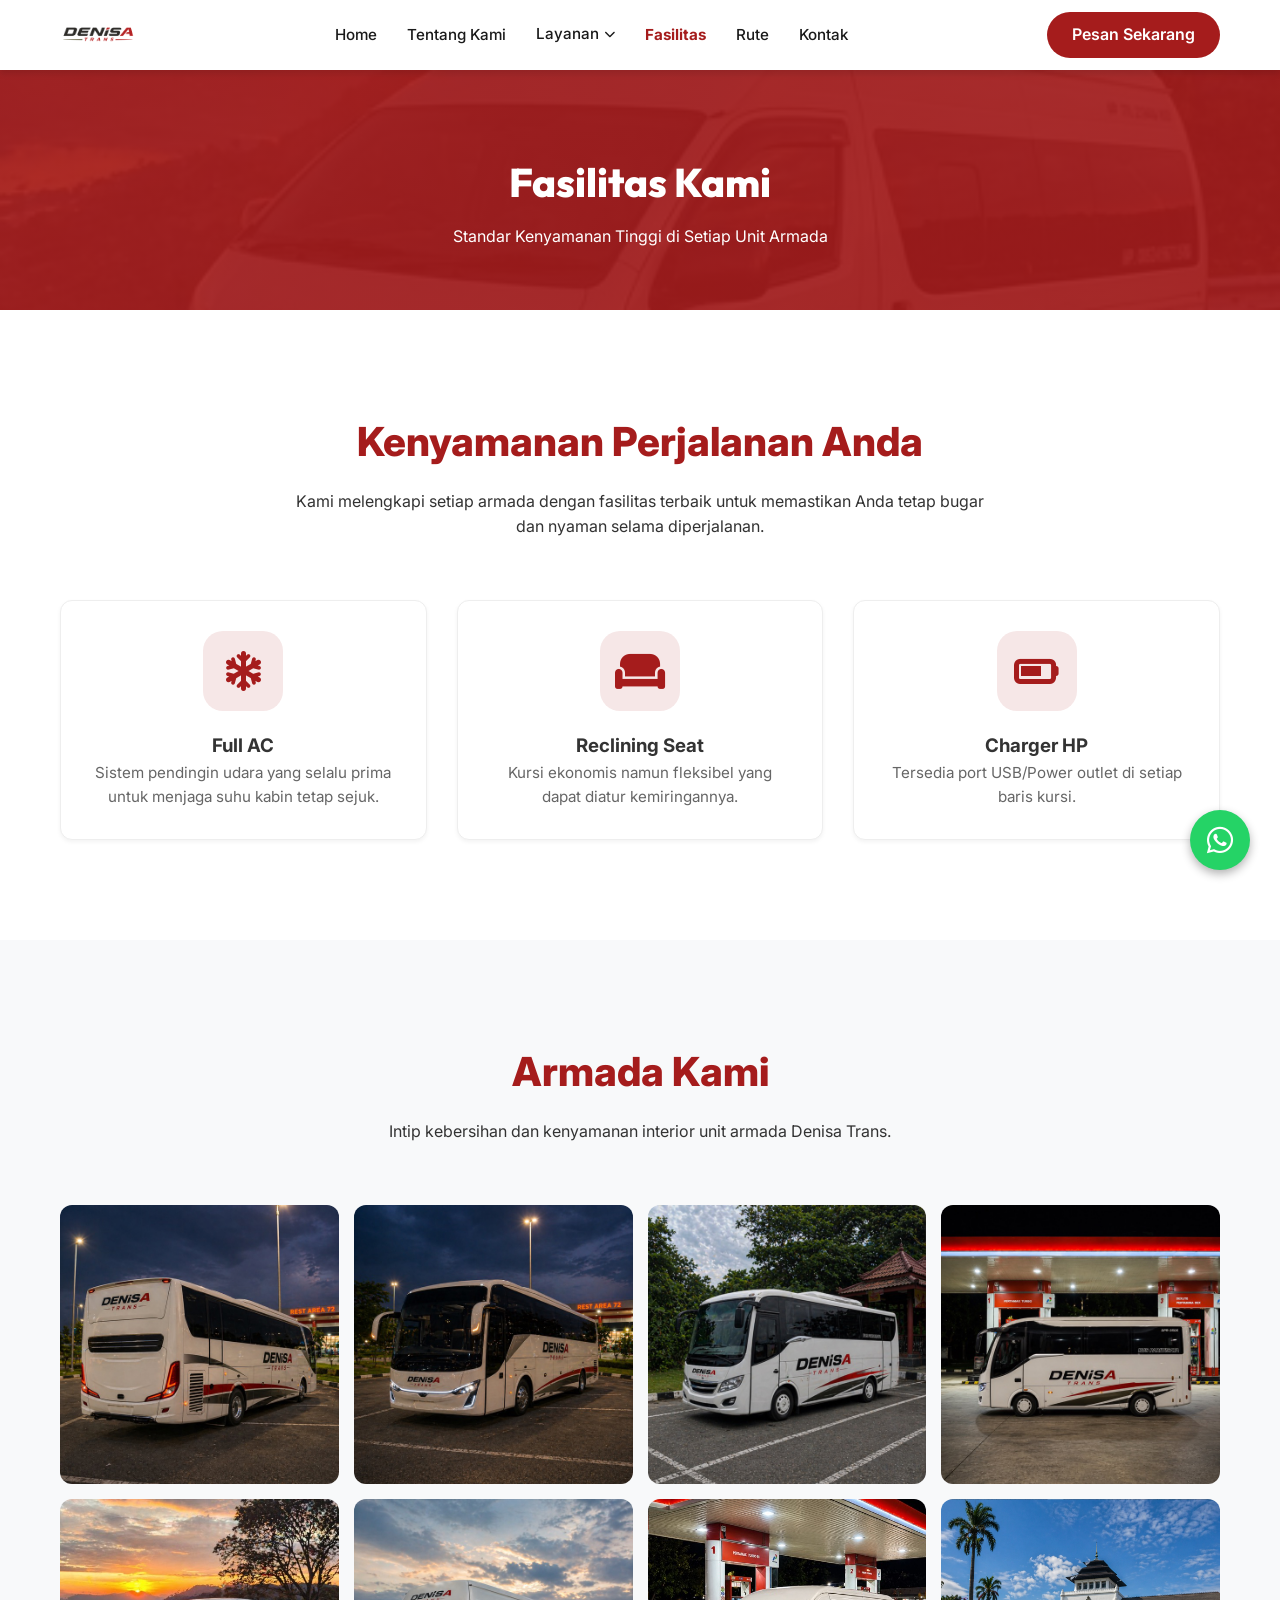
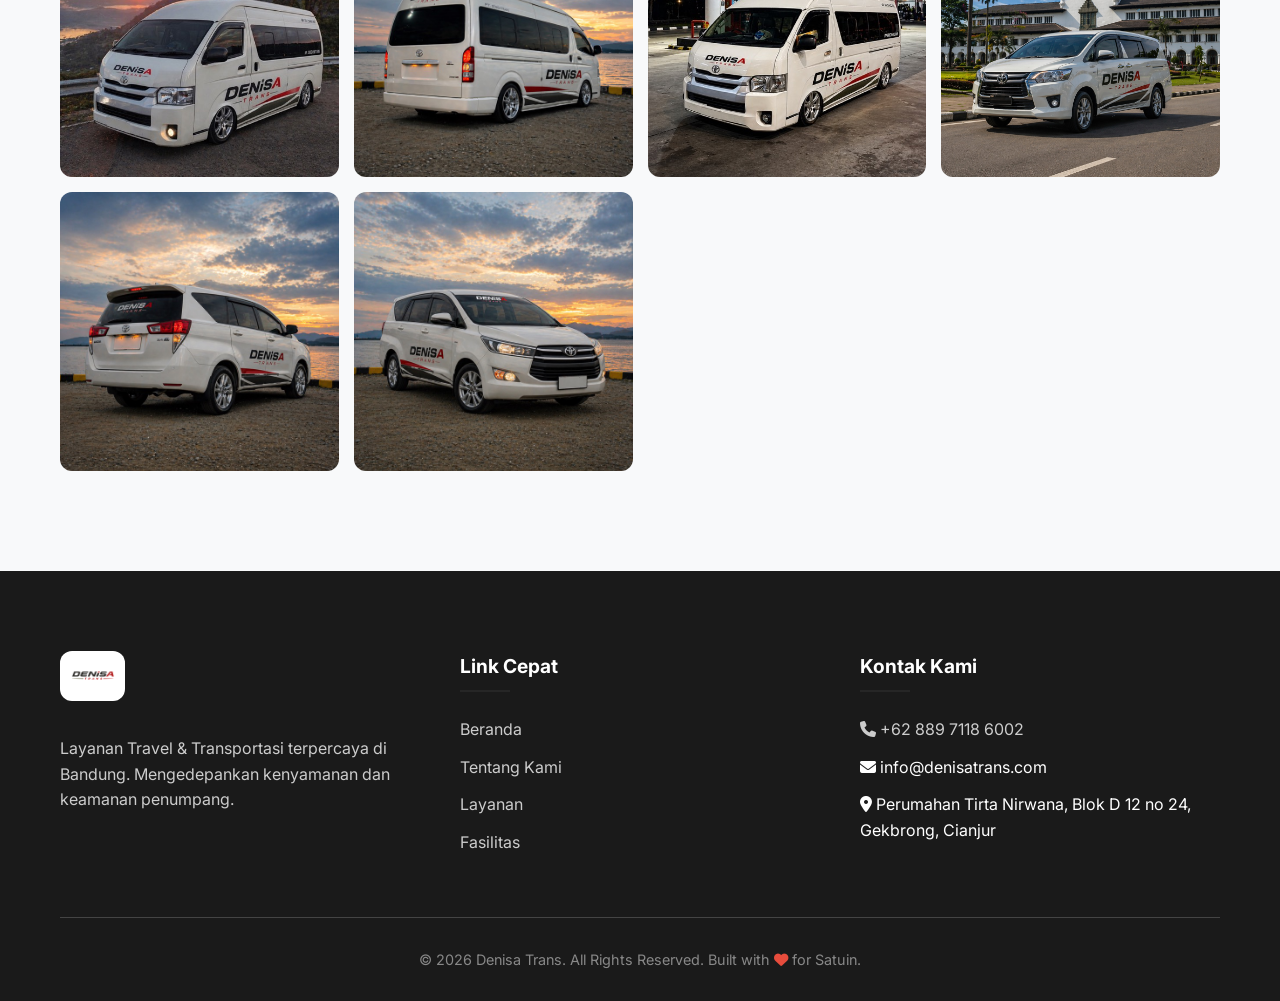
<file: fasilitas.html>
<!DOCTYPE html>
<html lang="id">
<head>
    <meta charset="UTF-8">
    <meta name="viewport" content="width=device-width, initial-scale=1.0">
    <title>Fasilitas Kami | Denisa Trans</title>
    <meta name="description" content="Nikmati fasilitas premium dari Denisa Trans: Full AC, Reclining Seat, Charger HP, dan Driver profesional untuk kenyamanan perjalanan Anda.">
    <link rel="stylesheet" href="style.css">
    <link rel="stylesheet" href="https://cdnjs.cloudflare.com/ajax/libs/font-awesome/6.4.0/css/all.min.css">
    <link href="https://fonts.googleapis.com/css2?family=Inter:wght@400;500;600;700;800;900&family=Outfit:wght@400;700;900&display=swap" rel="stylesheet">
</head>
<body>
    <div class="menu-overlay" id="menu-overlay"></div>
    <!-- Header -->
    <header id="header" class="scrolled">
        <div class="container">
            <nav>
                <a href="index.html" class="logo"><img src="assets/LogoDenisaTransNoBg.png" alt="Denisa Trans" style="height: 50px; object-fit: contain;"></a>
                <div class="menu-toggle" id="mobile-menu">
                    <span></span>
                    <span></span>
                    <span></span>
                </div>
                <ul class="nav-links" id="nav-links">
                    <li><a href="index.html">Home</a></li>
                    <li><a href="profil.html">Tentang Kami</a></li>
                    <li class="dropdown">
                        <a href="layanan.html">Layanan <i class="fas fa-chevron-down" style="font-size: 0.7rem;"></i></a>
                        <ul class="dropdown-menu">
                            <li><a href="layanan-door-to-door.html">Door to Door</a></li>
                            <li><a href="layanan-tour-wisata.html">Tour Wisata</a></li>
                            <li><a href="layanan-rental-mobil.html">Rental Mobil</a></li>
                            <li><a href="layanan-titip-paket.html">Titipan Paket</a></li>
                        </ul>
                    </li>
                    <li><a href="fasilitas.html" style="color: var(--primary); font-weight: 700;">Fasilitas</a></li>
                    <li><a href="rute.html">Rute</a></li>
                    <li><a href="kontak.html">Kontak</a></li>
                </ul>
                <a href="https://wa.me/6288971186002" class="btn-booking desktop-only">Pesan Sekarang</a>
            </nav>
        </div>
    </header>

    <!-- Page Header -->
    <section class="page-header" style="background: linear-gradient(rgba(165, 28, 28, 0.9), rgba(165, 28, 28, 0.9)), url('assets/HiaceDenisa.jpeg') center/cover;">
        <div class="container">
            <h1>Fasilitas Kami</h1>
            <p>Standar Kenyamanan Tinggi di Setiap Unit Armada</p>
        </div>
    </section>

    <!-- Amenities Grid -->
    <section class="section">
        <div class="container">
            <div class="section-header">
                <h2>Kenyamanan Perjalanan Anda</h2>
                <p>Kami melengkapi setiap armada dengan fasilitas terbaik untuk memastikan Anda tetap bugar dan nyaman selama diperjalanan.</p>
            </div>
            
            <div class="services-grid" id="cms-fasilitas-container">
                <!-- Amenity 1 -->
                <div class="route-card" style="text-align: center;">
                    <div style="width: 80px; height: 80px; background: rgba(165, 28, 28, 0.1); color: var(--primary); border-radius: 20px; display: flex; align-items: center; justify-content: center; font-size: 2.5rem; margin: 0 auto 20px;">
                        <i class="fas fa-snowflake"></i>
                    </div>
                    <h3>Full AC</h3>
                    <p style="color: var(--text-muted); font-size: 0.95rem;">Sistem pendingin udara yang selalu prima untuk menjaga suhu kabin tetap sejuk meski cuaca panas.</p>
                </div>

                <!-- Amenity 2 -->
                <div class="route-card" style="text-align: center;">
                    <div style="width: 80px; height: 80px; background: rgba(165, 28, 28, 0.1); color: var(--primary); border-radius: 20px; display: flex; align-items: center; justify-content: center; font-size: 2.5rem; margin: 0 auto 20px;">
                        <i class="fas fa-couch"></i>
                    </div>
                    <h3>Reclining Seat</h3>
                    <p style="color: var(--text-muted); font-size: 0.95rem;">Kursi ekonomis namun fleksibel yang dapat diatur kemiringannya agar Anda bisa beristirahat dengan tenang.</p>
                </div>

                <!-- Amenity 3 -->
                <div class="route-card" style="text-align: center;">
                    <div style="width: 80px; height: 80px; background: rgba(165, 28, 28, 0.1); color: var(--primary); border-radius: 20px; display: flex; align-items: center; justify-content: center; font-size: 2.5rem; margin: 0 auto 20px;">
                        <i class="fas fa-battery-three-quarters"></i>
                    </div>
                    <h3>Charger HP</h3>
                    <p style="color: var(--text-muted); font-size: 0.95rem;">Tersedia port USB/Power outlet di setiap baris kursi untuk memastikan baterai gadget Anda selalu terisi.</p>
                </div>

                <!-- Amenity 4 -->
                <div class="route-card" style="text-align: center;">
                    <div style="width: 80px; height: 80px; background: rgba(165, 28, 28, 0.1); color: var(--primary); border-radius: 20px; display: flex; align-items: center; justify-content: center; font-size: 2.5rem; margin: 0 auto 20px;">
                        <i class="fas fa-music"></i>
                    </div>
                    <h3>Audio & Hiburan</h3>
                    <p style="color: var(--text-muted); font-size: 0.95rem;">Nikmati musik favorit atau tontonan menarik selama perjalanan dengan sistem audio berkualitas.</p>
                </div>

                <!-- Amenity 5 -->
                <div class="route-card" style="text-align: center;">
                    <div style="width: 80px; height: 80px; background: rgba(165, 28, 28, 0.1); color: var(--primary); border-radius: 20px; display: flex; align-items: center; justify-content: center; font-size: 2.5rem; margin: 0 auto 20px;">
                        <i class="fas fa-bottle-water"></i>
                    </div>
                    <h3>Air Mineral</h3>
                    <p style="color: var(--text-muted); font-size: 0.95rem;">Kami menyediakan air mineral gratis untuk setiap penumpang agar tetap terhidrasi selama perjalanan.</p>
                </div>

                <!-- Amenity 6 -->
                <div class="route-card" style="text-align: center;">
                    <div style="width: 80px; height: 80px; background: rgba(165, 28, 28, 0.1); color: var(--primary); border-radius: 20px; display: flex; align-items: center; justify-content: center; font-size: 2.5rem; margin: 0 auto 20px;">
                        <i class="fas fa-briefcase"></i>
                    </div>
                    <h3>Bagasi Luas</h3>
                    <p style="color: var(--text-muted); font-size: 0.95rem;">Ruang penyimpanan barang yang aman dan luas, mampu menampung koper serta tas bawaan Anda dengan baik.</p>
                </div>
            </div>
        </div>
    </section>

    <!-- Unit Gallery -->
    <section class="section" style="background: var(--light);">
        <div class="container">
            <div class="section-header">
                <h2>Armada Kami</h2>
                <p>Intip kebersihan dan kenyamanan interior unit armada Denisa Trans.</p>
            </div>
            <div class="gallery-grid" id="cms-gallery-container">
                <!-- Gallery items with icons or placeholders -->
                <div class="gallery-item"><i class="fas fa-bus"></i></div>
                <div class="gallery-item"><i class="fas fa-shuttle-van"></i></div>
                <div class="gallery-item"><i class="fas fa-car-side"></i></div>
                <div class="gallery-item"><i class="fas fa-couch"></i></div>
            </div>
        </div>
    </section>

    <!-- Footer -->
    <footer id="contact">
        <div class="container">
            <div class="footer-grid">
                <div class="footer-col">
                    <h2 class="logo" style="color: white; margin-bottom: 20px;"><img src="assets/LogoDenisaTransNoBg.png" alt="Denisa Trans" style="height: 50px; object-fit: contain;"></h2>
                    <p style="color: #ccc;">Layanan Travel & Transportasi terpercaya di Bandung. Mengedepankan kenyamanan dan keamanan penumpang.</p>
                </div>
                <div class="footer-col">
                    <h4>Link Cepat</h4>
                    <ul class="footer-links">
                        <li><a href="index.html">Beranda</a></li>
                        <li><a href="profil.html">Tentang Kami</a></li>
                        <li><a href="layanan.html">Layanan</a></li>
                        <li><a href="fasilitas.html">Fasilitas</a></li>
                    </ul>
                </div>
                <div class="footer-col">
                    <h4>Kontak Kami</h4>
                    <ul class="footer-links">
                        <li><a href="https://wa.me/6288971186002"><i class="fas fa-phone"></i> +62 889 7118 6002</a></li>
                        <li><i class="fas fa-envelope"></i> info@denisatrans.com</li>
                        <li><i class="fas fa-map-marker-alt"></i> Bandung, Jawa Barat</li>
                    </ul>
                </div>
            </div>
            <div class="copyright">
                <p>&copy; 2026 Denisa Trans. All Rights Reserved. Built with <i class="fas fa-heart" style="color: #e74c3c;"></i> for Satuin.</p>
            </div>
        </div>
    </footer>

    <!-- Floating WhatsApp -->
    <a href="https://wa.me/6288971186002" class="wa-float" target="_blank">
        <i class="fab fa-whatsapp"></i>
    </a>

    <script>
        const mobileMenu = document.getElementById('mobile-menu');
        const navLinks = document.getElementById('nav-links');
        const overlay = document.getElementById('menu-overlay');
        
        if(mobileMenu) {
            mobileMenu.addEventListener('click', () => {
                mobileMenu.classList.toggle('active');
                navLinks.classList.toggle('active');
                overlay.classList.toggle('active');
                
                if (!navLinks.classList.contains('active')) {
                    document.querySelectorAll('.dropdown').forEach(d => d.classList.remove('active'));
                }
            });
        }

        if(overlay) {
            overlay.addEventListener('click', () => {
                mobileMenu.classList.remove('active');
                navLinks.classList.remove('active');
                overlay.classList.remove('active');
                document.querySelectorAll('.dropdown').forEach(d => d.classList.remove('active'));
            });
        }
        document.querySelectorAll('.dropdown > a').forEach(anchor => {
            anchor.addEventListener('click', function(e) {
                if (window.innerWidth <= 768) {
                    e.preventDefault();
                    this.parentElement.classList.toggle('active');
                }
            });
        });
    </script>
    <script src="js/cms-sync.js"></script>
</body>
</html>
</file>
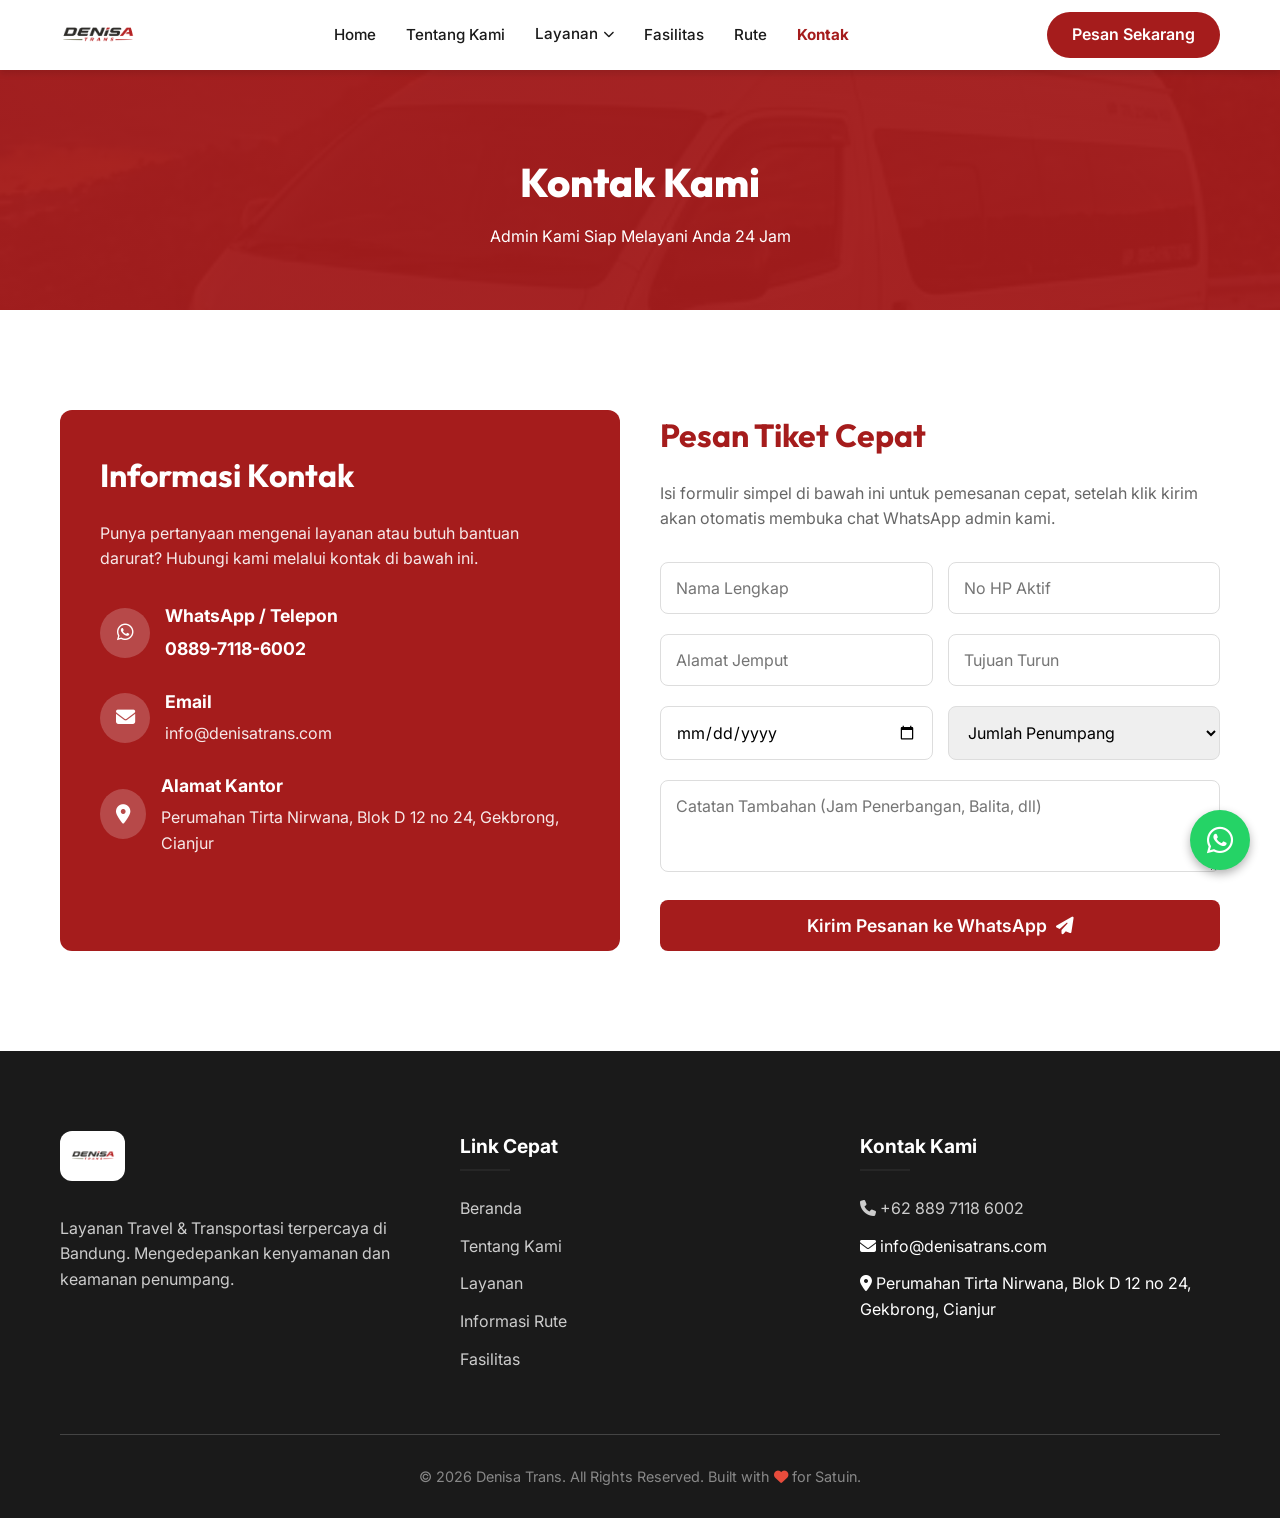
<file: kontak.html>
<!DOCTYPE html>
<html lang="id">
<head>
    <meta charset="UTF-8">
    <meta name="viewport" content="width=device-width, initial-scale=1.0">
    <title>Kontak Kami | Denisa Trans</title>
    <meta name="description" content="Hubungi Denisa Trans untuk pemesanan tiket travel door to door dan rental mobil rute Cianjur & Sukabumi ke berbagai kota tujuan.">
    <link rel="stylesheet" href="style.css">
    <link rel="stylesheet" href="https://cdnjs.cloudflare.com/ajax/libs/font-awesome/6.4.0/css/all.min.css">
    <link href="https://fonts.googleapis.com/css2?family=Inter:wght@400;500;600;700;800;900&family=Outfit:wght@400;700;900&display=swap" rel="stylesheet">
</head>
<body>
    <div class="menu-overlay" id="menu-overlay"></div>
    <!-- Header -->
    <header id="header" class="scrolled">
        <div class="container">
            <nav>
                <a href="index.html" class="logo"><img src="assets/LogoDenisaTransNoBg.png" alt="Denisa Trans" style="height: 50px; object-fit: contain;"></a>
                <div class="menu-toggle" id="mobile-menu">
                    <span></span>
                    <span></span>
                    <span></span>
                </div>
                <ul class="nav-links" id="nav-links">
                    <li><a href="index.html">Home</a></li>
                    <li><a href="profil.html">Tentang Kami</a></li>
                    <li class="dropdown">
                        <a href="layanan.html">Layanan <i class="fas fa-chevron-down" style="font-size: 0.7rem;"></i></a>
                        <ul class="dropdown-menu">
                            <li><a href="layanan-door-to-door.html">Door to Door</a></li>
                            <li><a href="layanan-tour-wisata.html">Tour Wisata</a></li>
                            <li><a href="layanan-rental-mobil.html">Rental Mobil</a></li>
                            <li><a href="layanan-titip-paket.html">Titipan Paket</a></li>
                        </ul>
                    </li>
                    <li><a href="fasilitas.html">Fasilitas</a></li>
                    <li><a href="rute.html">Rute</a></li>
                    <li><a href="kontak.html" style="color: var(--primary); font-weight: 700;">Kontak</a></li>
                </ul>
                <a href="https://wa.me/6288971186002" class="btn-booking desktop-only">Pesan Sekarang</a>
            </nav>
        </div>
    </header>

    <!-- Page Header -->
    <section class="page-header">
        <div class="container">
            <h1>Kontak Kami</h1>
            <p>Admin Kami Siap Melayani Anda 24 Jam</p>
        </div>
    </section>

    <!-- Contact Content -->
    <section class="section">
        <div class="container contact-wrapper">
            
            <!-- Contact Info -->
            <div class="contact-info-box">
                <h2 style="font-size: 2rem; margin-bottom: 20px; font-family: 'Outfit', sans-serif;">Informasi Kontak</h2>
                <p style="margin-bottom: 30px; opacity: 0.9;">Punya pertanyaan mengenai layanan atau butuh bantuan darurat? Hubungi kami melalui kontak di bawah ini.</p>
                
                <div style="display: flex; align-items: center; margin-bottom: 25px;">
                    <div style="width: 50px; height: 50px; background: rgba(255,255,255,0.2); border-radius: 50%; display: flex; align-items: center; justify-content: center; font-size: 1.2rem; margin-right: 15px;">
                        <i class="fab fa-whatsapp"></i>
                    </div>
                    <div>
                        <h4 style="margin-bottom: 5px; font-size: 1.1rem;">WhatsApp / Telepon</h4>
                        <a href="https://wa.me/6288971186002" style="color: var(--white); font-weight: bold; font-size: 1.1rem;">0889-7118-6002</a>
                    </div>
                </div>

                <div style="display: flex; align-items: center; margin-bottom: 25px;">
                    <div style="width: 50px; height: 50px; background: rgba(255,255,255,0.2); border-radius: 50%; display: flex; align-items: center; justify-content: center; font-size: 1.2rem; margin-right: 15px;">
                        <i class="fas fa-envelope"></i>
                    </div>
                    <div>
                        <h4 style="margin-bottom: 5px; font-size: 1.1rem;">Email</h4>
                        <p style="margin: 0; opacity: 0.9;">info@denisatrans.com</p>
                    </div>
                </div>

                <div style="display: flex; align-items: center;">
                    <div style="width: 50px; height: 50px; background: rgba(255,255,255,0.2); border-radius: 50%; display: flex; align-items: center; justify-content: center; font-size: 1.2rem; margin-right: 15px;">
                        <i class="fas fa-map-marker-alt"></i>
                    </div>
                    <div>
                        <h4 style="margin-bottom: 5px; font-size: 1.1rem;">Alamat Kantor</h4>
                        <p style="margin: 0; opacity: 0.9;">Perumahan Tirta Nirwana, Blok D 12 no 24, Gekbrong, Cianjur</p>
                    </div>
                </div>
            </div>

            <!-- Contact Form -->
            <div>
                <h2 style="font-size: 2rem; color: var(--primary); margin-bottom: 20px; font-family: 'Outfit', sans-serif;">Pesan Tiket Cepat</h2>
                <p style="color: var(--text-muted); margin-bottom: 30px;">Isi formulir simpel di bawah ini untuk pemesanan cepat, setelah klik kirim akan otomatis membuka chat WhatsApp admin kami.</p>
                <form class="contact-form" onsubmit="sendToWhatsApp(event)">
                    <div style="display: grid; grid-template-columns: 1fr 1fr; gap: 15px;">
                        <input type="text" id="wa-name" placeholder="Nama Lengkap" required>
                        <input type="number" id="wa-phone" placeholder="No HP Aktif" required>
                    </div>
                    <div style="display: grid; grid-template-columns: 1fr 1fr; gap: 15px;">
                        <input type="text" id="wa-from" placeholder="Alamat Jemput" required>
                        <input type="text" id="wa-to" placeholder="Tujuan Turun" required>
                    </div>
                    <div style="display: grid; grid-template-columns: 1fr 1fr; gap: 15px;">
                        <input type="date" id="wa-date" required>
                        <select id="wa-persons" required>
                            <option value="">Jumlah Penumpang</option>
                            <option value="1">1 Orang</option>
                            <option value="2">2 Orang</option>
                            <option value="3">3 Orang</option>
                            <option value="4+">4 Orang / Lebih</option>
                        </select>
                    </div>
                    <textarea id="wa-notes" rows="3" placeholder="Catatan Tambahan (Jam Penerbangan, Balita, dll)"></textarea>
                    
                    <button type="submit" class="btn-booking" style="width: 100%; border-radius: 8px; font-size: 1.1rem; padding: 15px;">Kirim Pesanan ke WhatsApp <i class="fas fa-paper-plane" style="margin-left: 5px;"></i></button>
                </form>
            </div>

        </div>
    </section>

    <!-- Footer -->
    <footer id="contact-footer">
        <div class="container">
            <div class="footer-grid">
                <div class="footer-col">
                    <h2 class="logo" style="color: white; margin-bottom: 20px;"><img src="assets/LogoDenisaTransNoBg.png" alt="Denisa Trans" style="height: 50px; object-fit: contain;"></h2>
                    <p style="color: #ccc;">Layanan Travel & Transportasi terpercaya di Bandung. Mengedepankan kenyamanan dan keamanan penumpang.</p>
                </div>
                <div class="footer-col">
                    <h4>Link Cepat</h4>
                    <ul class="footer-links">
                        <li><a href="index.html">Beranda</a></li>
                        <li><a href="profil.html">Tentang Kami</a></li>
                        <li><a href="layanan.html">Layanan</a></li>
                        <li><a href="rute.html">Informasi Rute</a></li>
                        <li><a href="fasilitas.html">Fasilitas</a></li>
                    </ul>
                </div>
                <div class="footer-col">
                    <h4>Kontak Kami</h4>
                    <ul class="footer-links">
                        <li><a href="https://wa.me/6288971186002"><i class="fas fa-phone"></i> +62 889 7118 6002</a></li>
                        <li><i class="fas fa-envelope"></i> info@denisatrans.com</li>
                        <li><i class="fas fa-map-marker-alt"></i> Perumahan Tirta Nirwana, Blok D 12 no 24, Gekbrong, Cianjur</li>
                    </ul>
                </div>
            </div>
            <div class="copyright">
                <p>&copy; 2026 Denisa Trans. All Rights Reserved. Built with <i class="fas fa-heart" style="color: #e74c3c;"></i> for Satuin.</p>
            </div>
        </div>
    </footer>

    <!-- Floating WhatsApp -->
    <a href="https://wa.me/6288971186002" class="wa-float" target="_blank">
        <i class="fab fa-whatsapp"></i>
    </a>

    <script>
        const mobileMenu = document.getElementById('mobile-menu');
        const navLinks = document.getElementById('nav-links');
        const overlay = document.getElementById('menu-overlay');

        if(mobileMenu) {
            mobileMenu.addEventListener('click', () => {
                mobileMenu.classList.toggle('active');
                navLinks.classList.toggle('active');
                overlay.classList.toggle('active');
                
                if (!navLinks.classList.contains('active')) {
                    document.querySelectorAll('.dropdown').forEach(d => d.classList.remove('active'));
                }
            });
        }

        if(overlay) {
            overlay.addEventListener('click', () => {
                mobileMenu.classList.remove('active');
                navLinks.classList.remove('active');
                overlay.classList.remove('active');
                document.querySelectorAll('.dropdown').forEach(d => d.classList.remove('active'));
            });
        }

        if(overlay) {
            overlay.addEventListener('click', () => {
                mobileMenu.classList.remove('active');
                navLinks.classList.remove('active');
                overlay.classList.remove('active');
                document.querySelectorAll('.dropdown').forEach(d => d.classList.remove('active'));
            });
        }

        // Mobile Dropdown Toggle
        document.querySelectorAll('.dropdown > a').forEach(anchor => {
            anchor.addEventListener('click', function(e) {
                if (window.innerWidth <= 768) {
                    e.preventDefault();
                    this.parentElement.classList.toggle('active');
                }
            });
        });

        // WhatsApp Form Auto Generator
        function sendToWhatsApp(e) {
            e.preventDefault();
            const name = document.getElementById('wa-name').value;
            const phone = document.getElementById('wa-phone').value;
            const from = document.getElementById('wa-from').value;
            const to = document.getElementById('wa-to').value;
            const date = document.getElementById('wa-date').value;
            const persons = document.getElementById('wa-persons').value;
            const notes = document.getElementById('wa-notes').value;

            // Format Tanggal
            const dateObj = new Date(date);
            const formattedDate = dateObj.toLocaleDateString('id-ID', { weekday: 'long', year: 'numeric', month: 'long', day: 'numeric' });

            const text = `Halo Admin Denisa Trans, saya ingin pesan tiket:%0A%0A*Nama:* ${name}%0A*No HP Aktif:* ${phone}%0A*Titik Jemput:* ${from}%0A*Tujuan:* ${to}%0A*Tanggal:* ${formattedDate}%0A*Jumlah:* ${persons} Orang${notes ? `%0A*Catatan:* ${notes}` : ''}%0A%0AMohon info ketersediaan jam keberangkatannya ya. Terima kasih!`;
            
            const waNumber = '6288971186002';
            window.open(`https://wa.me/${waNumber}?text=${text}`, '_blank');
        }
    </script>
</body>
</html>
</file>
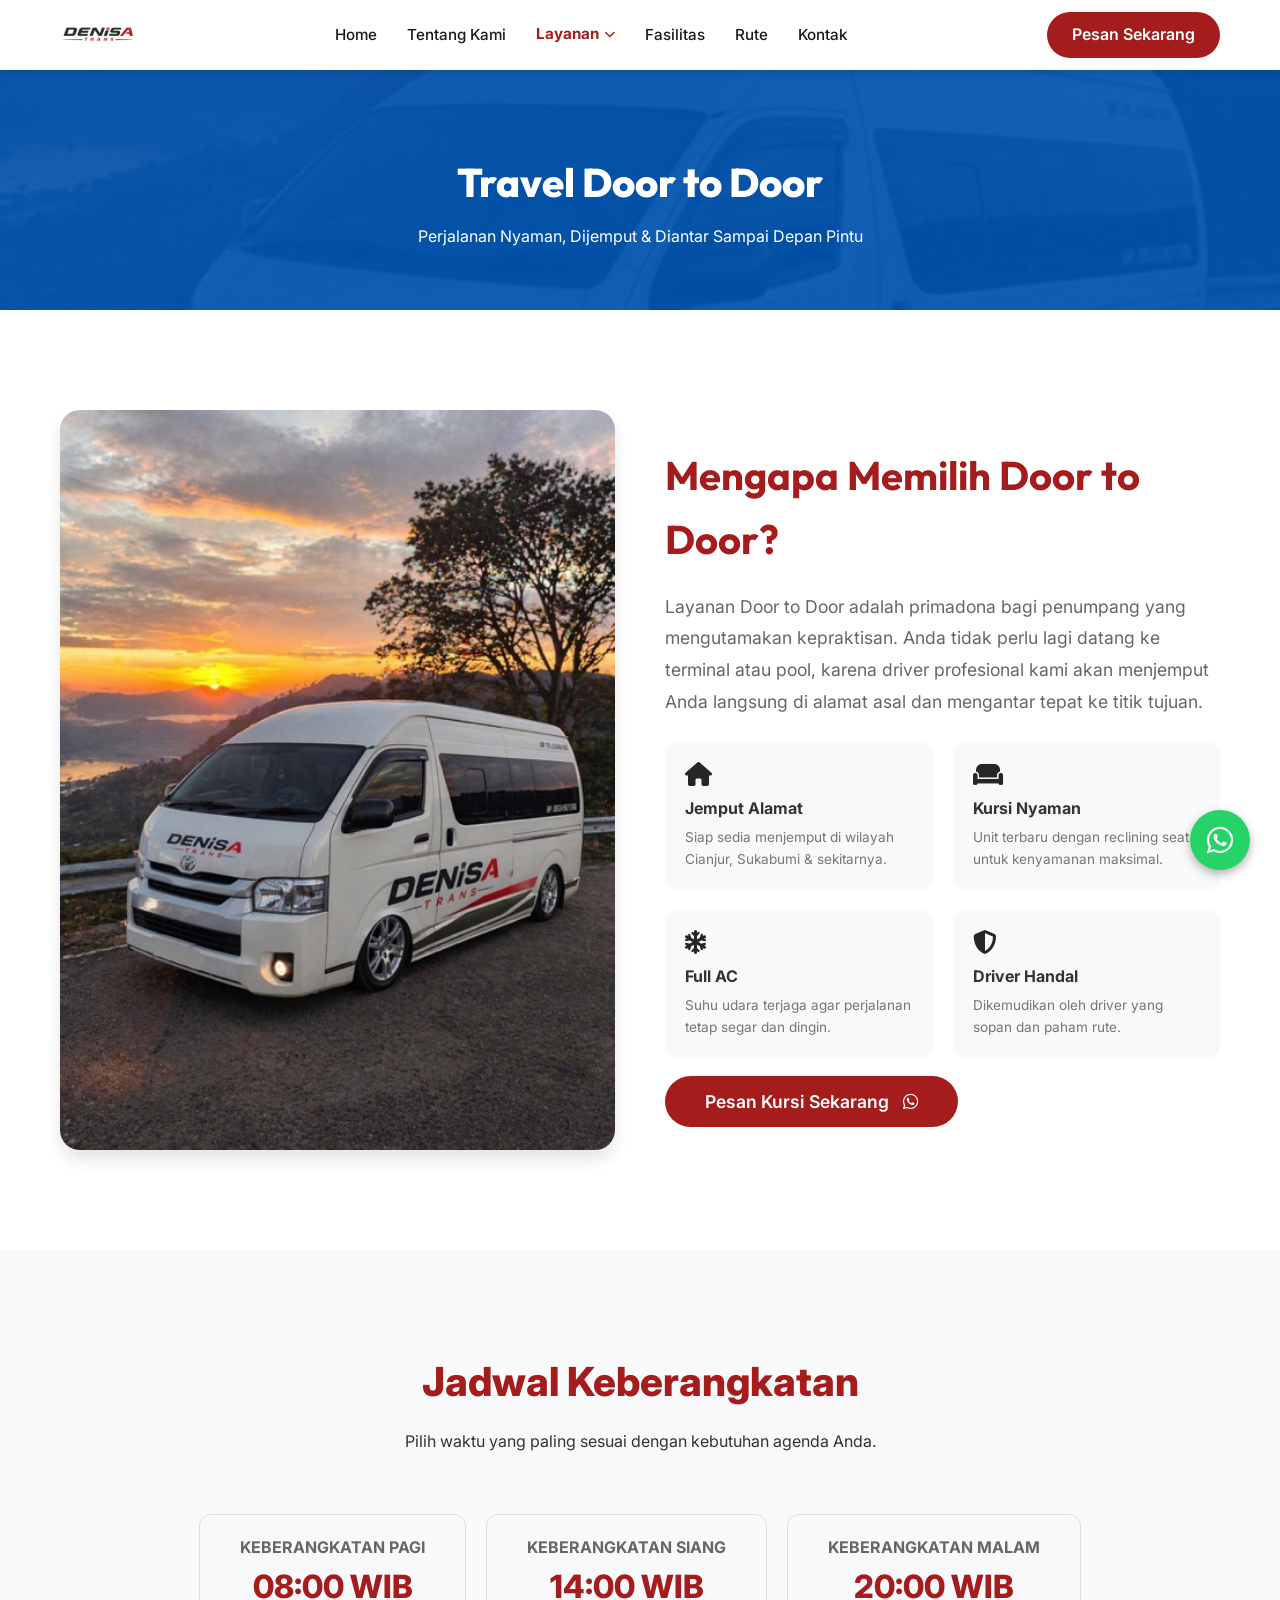
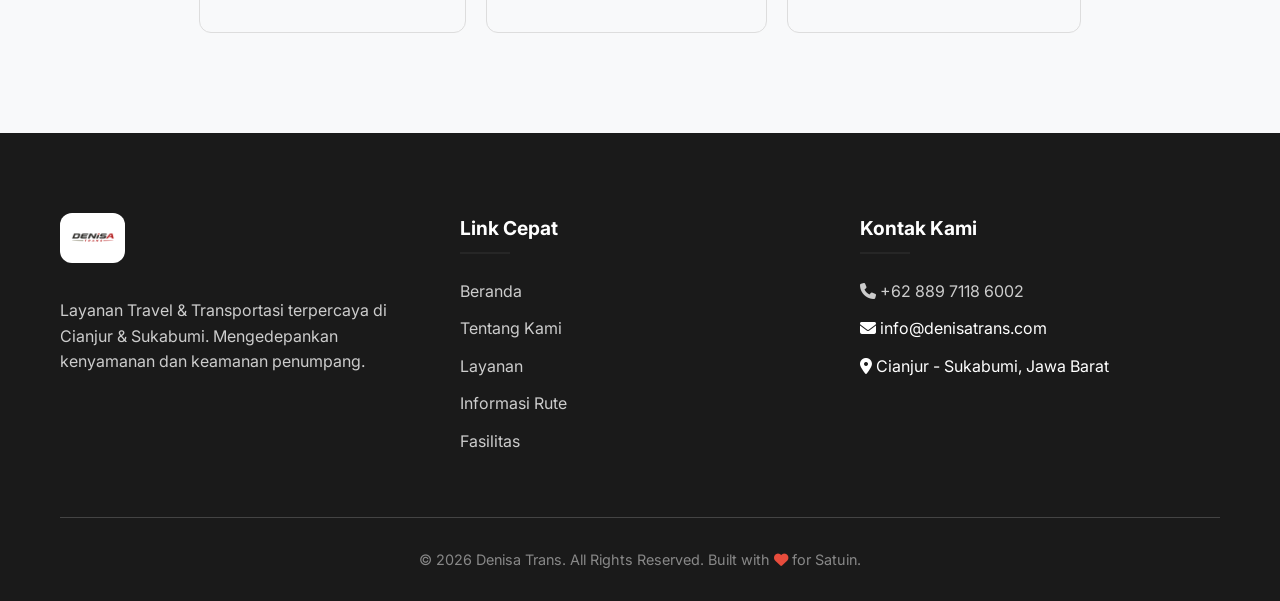
<file: layanan-door-to-door.html>
<!DOCTYPE html>
<html lang="id">
<head>
    <meta charset="UTF-8">
    <meta name="viewport" content="width=device-width, initial-scale=1.0">
    <title>Travel Door to Door | Denisa Trans</title>
    <meta name="description" content="Layanan travel door to door terbaik rute Cianjur, Sukabumi dan sekitarnya. Jemput di rumah, antar sampai tujuan.">
    <link rel="stylesheet" href="style.css">
    <link rel="stylesheet" href="https://cdnjs.cloudflare.com/ajax/libs/font-awesome/6.4.0/css/all.min.css">
    <link href="https://fonts.googleapis.com/css2?family=Inter:wght@400;500;600;700;800;900&family=Outfit:wght@400;700;900&display=swap" rel="stylesheet">
</head>
<body>
    <div class="menu-overlay" id="menu-overlay"></div>
    <!-- Header -->
    <header id="header" class="scrolled">
        <div class="container">
            <nav>
                <a href="index.html" class="logo"><img src="assets/LogoDenisaTransNoBg.png" alt="Denisa Trans" style="height: 50px; object-fit: contain;"></a>
                <div class="menu-toggle" id="mobile-menu">
                    <span></span>
                    <span></span>
                    <span></span>
                </div>
                <ul class="nav-links" id="nav-links">
                    <li><a href="index.html">Home</a></li>
                    <li><a href="profil.html">Tentang Kami</a></li>
                    <li class="dropdown">
                        <a href="layanan.html" style="color: var(--primary); font-weight: 700;">Layanan <i class="fas fa-chevron-down" style="font-size: 0.7rem;"></i></a>
                        <ul class="dropdown-menu">
                            <li><a href="layanan-door-to-door.html">Door to Door</a></li>
                            <li><a href="layanan-tour-wisata.html">Tour Wisata</a></li>
                            <li><a href="layanan-rental-mobil.html">Rental Mobil</a></li>
                            <li><a href="layanan-titip-paket.html">Titipan Paket</a></li>
                        </ul>
                    </li>
                    <li><a href="fasilitas.html">Fasilitas</a></li>
                    <li><a href="rute.html">Rute</a></li>
                    <li><a href="kontak.html">Kontak</a></li>
                </ul>
                <a href="https://wa.me/6288971186002" class="btn-booking desktop-only">Pesan Sekarang</a>
            </nav>
        </div>
    </header>

    <!-- Page Header -->
    <section class="page-header" style="background: linear-gradient(rgba(0,86,179,0.9), rgba(0,86,179,0.9)), url('assets/HiaceDenisa.jpeg') center/cover;">
        <div class="container">
            <h1>Travel Door to Door</h1>
            <p>Perjalanan Nyaman, Dijemput & Diantar Sampai Depan Pintu</p>
        </div>
    </section>

    <!-- Content -->
    <section class="section">
        <div class="container">
            <div class="services-grid" style="align-items: center; gap: 50px;">
                <div style="border-radius: 20px; overflow: hidden; box-shadow: var(--shadow-lg);">
                    <img src="assets/HiaceDenisa.jpeg" alt="Travel Door to Door" style="width: 100%; display: block;">
                </div>
                <div>
                    <h2 style="font-size: 2.5rem; color: var(--primary); margin-bottom: 20px; font-family: 'Outfit', sans-serif;">Mengapa Memilih Door to Door?</h2>
                    <p style="margin-bottom: 25px; color: var(--text-muted); font-size: 1.1rem; line-height: 1.8;">
                        Layanan Door to Door adalah primadona bagi penumpang yang mengutamakan kepraktisan. Anda tidak perlu lagi datang ke terminal atau pool, karena driver profesional kami akan menjemput Anda langsung di alamat asal dan mengantar tepat ke titik tujuan.
                    </p>
                    <div style="display: grid; grid-template-columns: 1fr 1fr; gap: 20px; margin-bottom: 30px;">
                        <div style="background: var(--light); padding: 20px; border-radius: 12px;">
                            <i class="fas fa-home" style="color: var(--secondary); font-size: 1.5rem; margin-bottom: 10px;"></i>
                            <h4 style="margin-bottom: 5px;">Jemput Alamat</h4>
                            <p style="font-size: 0.85rem; color: #777;">Siap sedia menjemput di wilayah Cianjur, Sukabumi & sekitarnya.</p>
                        </div>
                        <div style="background: var(--light); padding: 20px; border-radius: 12px;">
                            <i class="fas fa-couch" style="color: var(--secondary); font-size: 1.5rem; margin-bottom: 10px;"></i>
                            <h4 style="margin-bottom: 5px;">Kursi Nyaman</h4>
                            <p style="font-size: 0.85rem; color: #777;">Unit terbaru dengan reclining seat untuk kenyamanan maksimal.</p>
                        </div>
                        <div style="background: var(--light); padding: 20px; border-radius: 12px;">
                            <i class="fas fa-snowflake" style="color: var(--secondary); font-size: 1.5rem; margin-bottom: 10px;"></i>
                            <h4 style="margin-bottom: 5px;">Full AC</h4>
                            <p style="font-size: 0.85rem; color: #777;">Suhu udara terjaga agar perjalanan tetap segar dan dingin.</p>
                        </div>
                        <div style="background: var(--light); padding: 20px; border-radius: 12px;">
                            <i class="fas fa-shield-alt" style="color: var(--secondary); font-size: 1.5rem; margin-bottom: 10px;"></i>
                            <h4 style="margin-bottom: 5px;">Driver Handal</h4>
                            <p style="font-size: 0.85rem; color: #777;">Dikemudikan oleh driver yang sopan dan paham rute.</p>
                        </div>
                    </div>
                    <a href="https://wa.me/6288971186002" class="btn-booking" style="padding: 15px 40px; font-size: 1.1rem;">Pesan Kursi Sekarang <i class="fab fa-whatsapp" style="margin-left: 10px;"></i></a>
                </div>
            </div>
        </div>
    </section>

    <!-- Jadwal -->
    <section class="section" style="background: var(--light);">
        <div class="container">
            <div class="section-header">
                <h2>Jadwal Keberangkatan</h2>
                <p>Pilih waktu yang paling sesuai dengan kebutuhan agenda Anda.</p>
            </div>
            <div class="schedule-container">
                <div class="schedule-box">
                    <p style="color: var(--text-muted); font-weight: bold; text-transform: uppercase;">Keberangkatan Pagi</p>
                    <h3>08:00 WIB</h3>
                </div>
                <div class="schedule-box">
                    <p style="color: var(--text-muted); font-weight: bold; text-transform: uppercase;">Keberangkatan Siang</p>
                    <h3>14:00 WIB</h3>
                </div>
                <div class="schedule-box">
                    <p style="color: var(--text-muted); font-weight: bold; text-transform: uppercase;">Keberangkatan Malam</p>
                    <h3>20:00 WIB</h3>
                </div>
            </div>
        </div>
    </section>

    <!-- Footer -->
    <footer id="contact">
        <div class="container">
            <div class="footer-grid">
                <div class="footer-col">
                    <h2 class="logo" style="color: white; margin-bottom: 20px;"><img src="assets/LogoDenisaTransNoBg.png" alt="Denisa Trans" style="height: 50px; object-fit: contain;"></h2>
                        <p style="color: #ccc;">Layanan Travel & Transportasi terpercaya di Cianjur & Sukabumi. Mengedepankan kenyamanan dan keamanan penumpang.</p>
                </div>
                <div class="footer-col">
                    <h4>Link Cepat</h4>
                    <ul class="footer-links">
                        <li><a href="index.html">Beranda</a></li>
                        <li><a href="profil.html">Tentang Kami</a></li>
                        <li><a href="layanan.html">Layanan</a></li>
                        <li><a href="rute.html">Informasi Rute</a></li>
                        <li><a href="fasilitas.html">Fasilitas</a></li>
                    </ul>
                </div>
                <div class="footer-col">
                    <h4>Kontak Kami</h4>
                    <ul class="footer-links">
                        <li><a href="https://wa.me/6288971186002"><i class="fas fa-phone"></i> +62 889 7118 6002</a></li>
                        <li><i class="fas fa-envelope"></i> info@denisatrans.com</li>
                        <li><i class="fas fa-map-marker-alt"></i> Cianjur - Sukabumi, Jawa Barat</li>
                    </ul>
                </div>
            </div>
            <div class="copyright">
                <p>&copy; 2026 Denisa Trans. All Rights Reserved. Built with <i class="fas fa-heart" style="color: #e74c3c;"></i> for Satuin.</p>
            </div>
        </div>
    </footer>

    <!-- Floating WhatsApp -->
    <a href="https://wa.me/6288971186002" class="wa-float" target="_blank">
        <i class="fab fa-whatsapp"></i>
    </a>

    <script>
        const mobileMenu = document.getElementById('mobile-menu');
        const navLinks = document.getElementById('nav-links');
        const overlay = document.getElementById('menu-overlay');
        
        if(mobileMenu) {
            mobileMenu.addEventListener('click', () => {
                mobileMenu.classList.toggle('active');
                navLinks.classList.toggle('active');
                overlay.classList.toggle('active');
                
                if (!navLinks.classList.contains('active')) {
                    document.querySelectorAll('.dropdown').forEach(d => d.classList.remove('active'));
                }
            });
        }

        if(overlay) {
            overlay.addEventListener('click', () => {
                mobileMenu.classList.remove('active');
                navLinks.classList.remove('active');
                overlay.classList.remove('active');
                document.querySelectorAll('.dropdown').forEach(d => d.classList.remove('active'));
            });
        }
        document.querySelectorAll('.dropdown > a').forEach(anchor => {
            anchor.addEventListener('click', function(e) {
                if (window.innerWidth <= 768) {
                    e.preventDefault();
                    this.parentElement.classList.toggle('active');
                }
            });
        });
    </script>
</body>
</html>
</file>
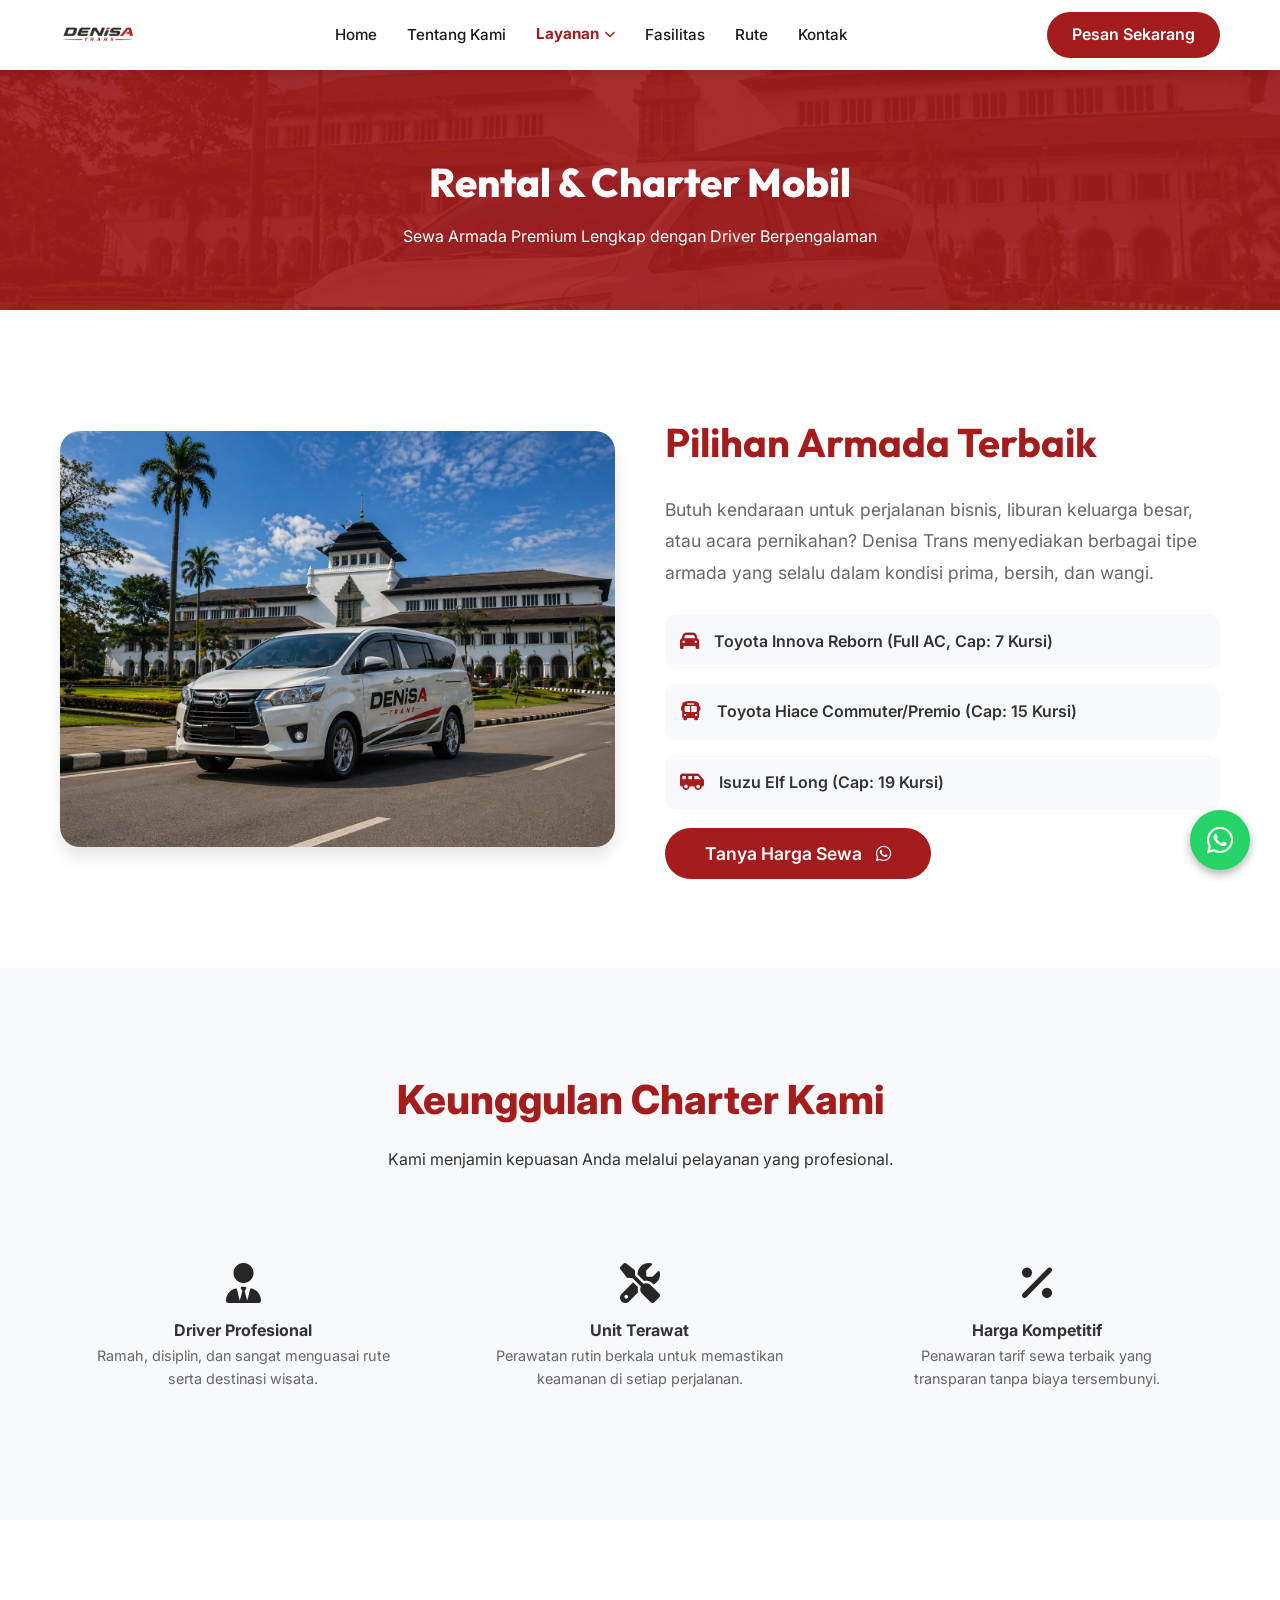
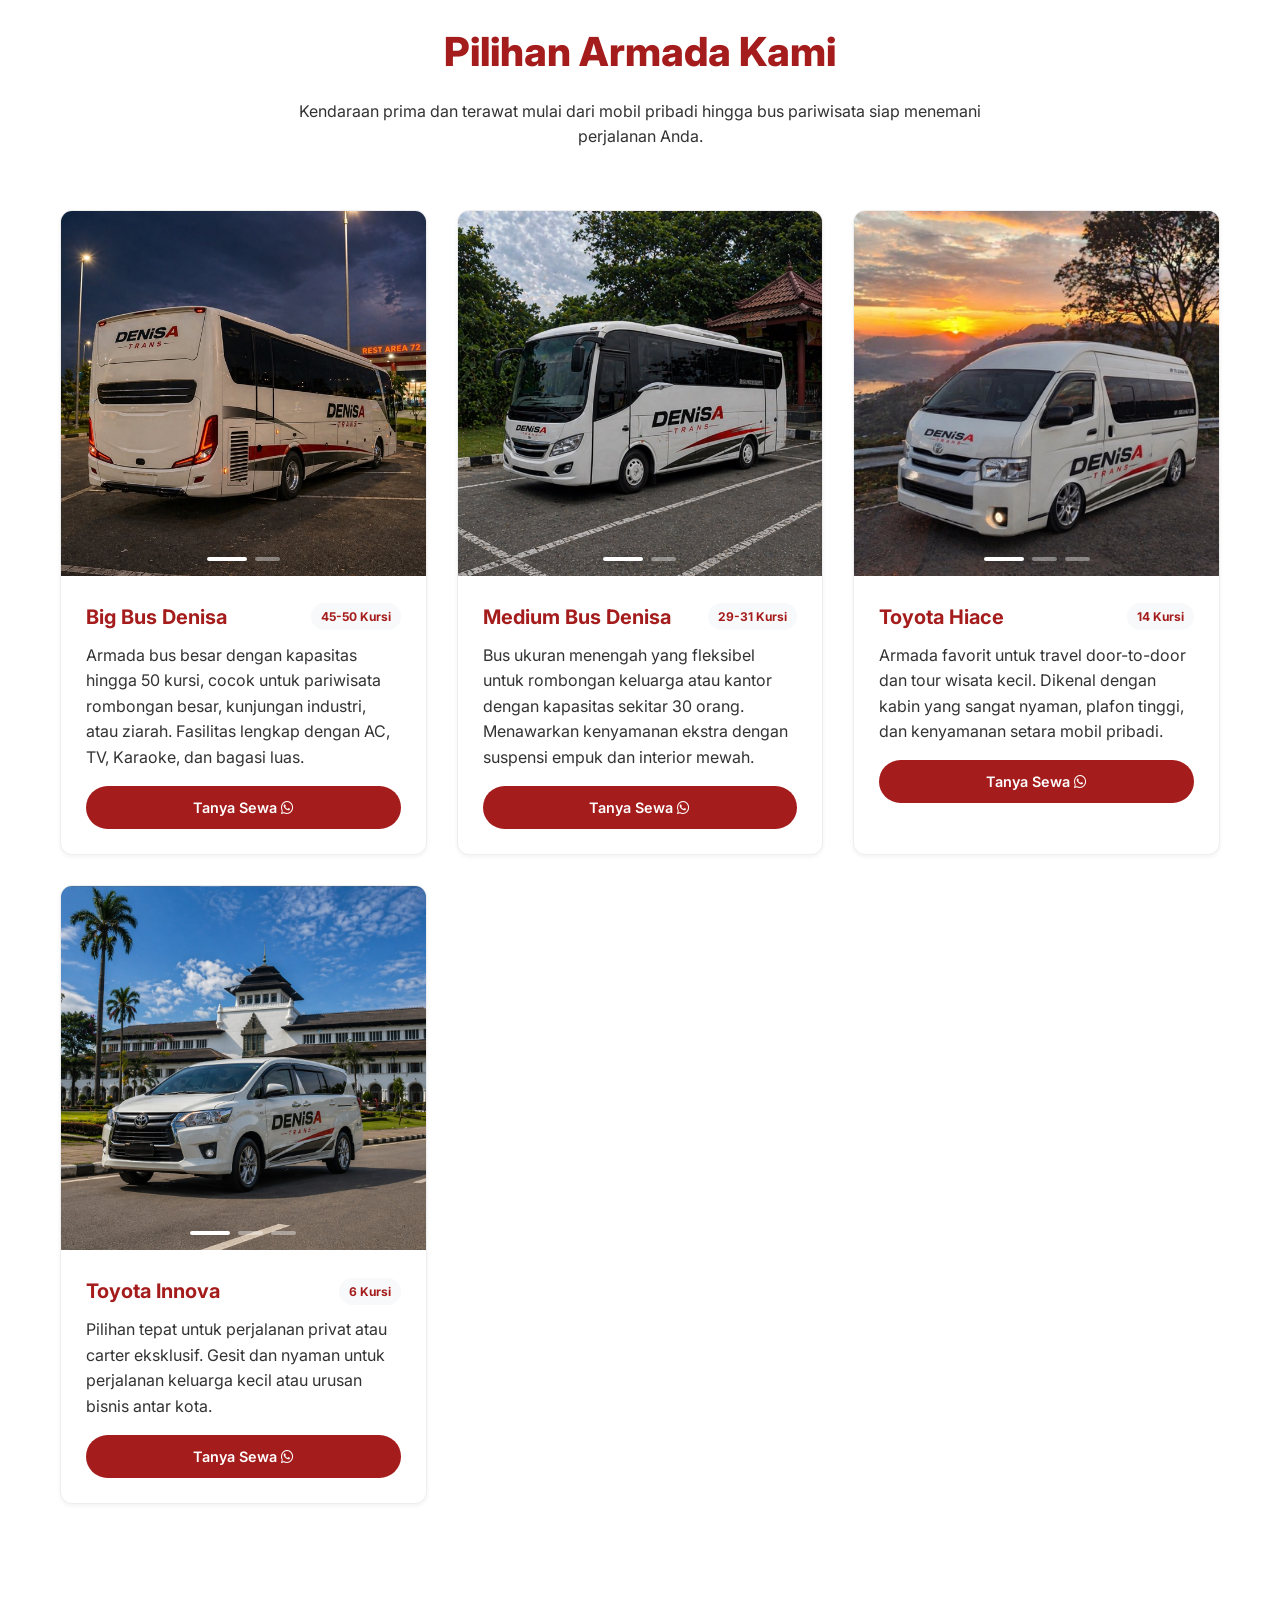
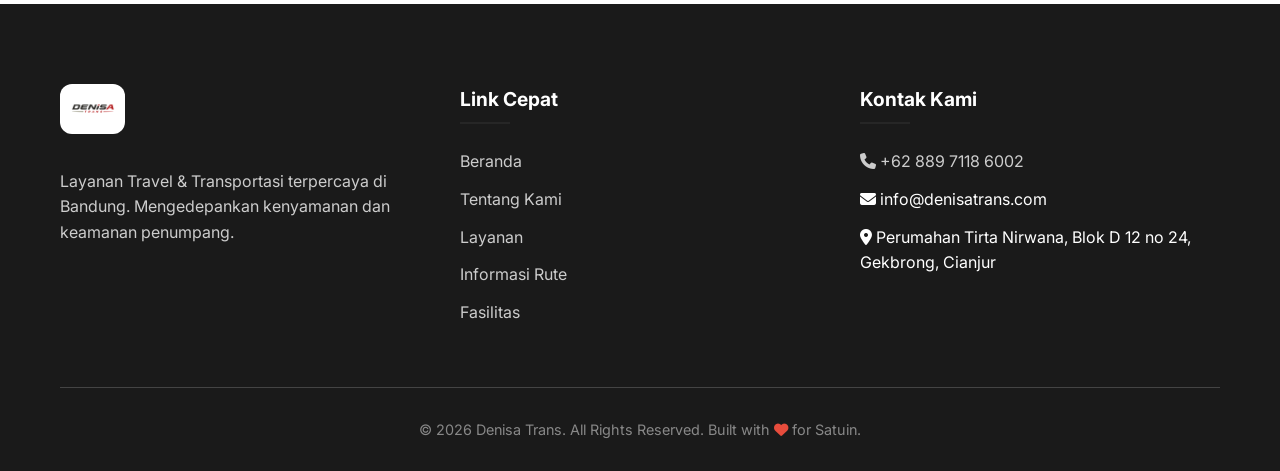
<file: layanan-rental-mobil.html>
<!DOCTYPE html>
<html lang="id">
<head>
    <meta charset="UTF-8">
    <meta name="viewport" content="width=device-width, initial-scale=1.0">
    <title>Rental Mobil & Charter | Denisa Trans</title>
    <meta name="description" content="Sewa mobil Hiace, Elf, dan Innova Reborn murah di Bandung. Rental mobil plus driver profesional untuk segala kebutuhan.">
    <link rel="stylesheet" href="style.css">
    <link rel="stylesheet" href="https://cdnjs.cloudflare.com/ajax/libs/font-awesome/6.4.0/css/all.min.css">
    <link href="https://fonts.googleapis.com/css2?family=Inter:wght@400;500;600;700;800;900&family=Outfit:wght@400;700;900&display=swap" rel="stylesheet">
</head>
<body>
    <div class="menu-overlay" id="menu-overlay"></div>
    <!-- Header -->
    <header id="header" class="scrolled">
        <div class="container">
            <nav>
                <a href="index.html" class="logo"><img src="assets/LogoDenisaTransNoBg.png" alt="Denisa Trans" style="height: 50px; object-fit: contain;"></a>
                <div class="menu-toggle" id="mobile-menu">
                    <span></span>
                    <span></span>
                    <span></span>
                </div>
                <ul class="nav-links" id="nav-links">
                    <li><a href="index.html">Home</a></li>
                    <li><a href="profil.html">Tentang Kami</a></li>
                    <li class="dropdown">
                        <a href="layanan.html" style="color: var(--primary); font-weight: 700;">Layanan <i class="fas fa-chevron-down" style="font-size: 0.7rem;"></i></a>
                        <ul class="dropdown-menu">
                            <li><a href="layanan-door-to-door.html">Door to Door</a></li>
                            <li><a href="layanan-tour-wisata.html">Tour Wisata</a></li>
                            <li><a href="layanan-rental-mobil.html">Rental Mobil</a></li>
                            <li><a href="layanan-titip-paket.html">Titipan Paket</a></li>
                        </ul>
                    </li>
                    <li><a href="fasilitas.html">Fasilitas</a></li>
                    <li><a href="rute.html">Rute</a></li>
                    <li><a href="kontak.html">Kontak</a></li>
                </ul>
                <a href="https://wa.me/6288971186002" class="btn-booking desktop-only">Pesan Sekarang</a>
            </nav>
        </div>
    </header>

    <!-- Page Header -->
    <section class="page-header" style="background: linear-gradient(rgba(165, 28, 28,0.9), rgba(165, 28, 28,0.9)), url('assets/innovaDenisa.jpeg') center/cover;">
        <div class="container">
            <h1>Rental & Charter Mobil</h1>
            <p>Sewa Armada Premium Lengkap dengan Driver Berpengalaman</p>
        </div>
    </section>

    <!-- Content -->
    <section class="section">
        <div class="container">
            <div class="services-grid" style="align-items: center; gap: 50px;">
                <div style="border-radius: 20px; overflow: hidden; box-shadow: var(--shadow-lg);">
                    <img src="assets/innovaDenisa.jpeg" alt="Rental Mobil" style="width: 100%; display: block;">
                </div>
                <div>
                    <h2 style="font-size: 2.5rem; color: var(--primary); margin-bottom: 20px; font-family: 'Outfit', sans-serif;">Pilihan Armada Terbaik</h2>
                    <p style="margin-bottom: 25px; color: var(--text-muted); font-size: 1.1rem; line-height: 1.8;">
                        Butuh kendaraan untuk perjalanan bisnis, liburan keluarga besar, atau acara pernikahan? Denisa Trans menyediakan berbagai tipe armada yang selalu dalam kondisi prima, bersih, dan wangi.
                    </p>
                    
                    <div style="margin-bottom: 30px;">
                        <div style="display: flex; align-items: center; gap: 15px; margin-bottom: 15px; padding: 15px; background: var(--light); border-radius: 10px;">
                            <i class="fas fa-car" style="color: var(--primary); font-size: 1.2rem;"></i>
                            <span style="font-weight: 600;">Toyota Innova Reborn (Full AC, Cap: 7 Kursi)</span>
                        </div>
                        <div style="display: flex; align-items: center; gap: 15px; margin-bottom: 15px; padding: 15px; background: var(--light); border-radius: 10px;">
                            <i class="fas fa-bus" style="color: var(--primary); font-size: 1.2rem;"></i>
                            <span style="font-weight: 600;">Toyota Hiace Commuter/Premio (Cap: 15 Kursi)</span>
                        </div>
                        <div style="display: flex; align-items: center; gap: 15px; padding: 15px; background: var(--light); border-radius: 10px;">
                            <i class="fas fa-shuttle-van" style="color: var(--primary); font-size: 1.2rem;"></i>
                            <span style="font-weight: 600;">Isuzu Elf Long (Cap: 19 Kursi)</span>
                        </div>
                    </div>

                    <a href="https://wa.me/6288971186002" class="btn-booking" style="padding: 15px 40px; font-size: 1.1rem;">Tanya Harga Sewa <i class="fab fa-whatsapp" style="margin-left: 10px;"></i></a>
                </div>
            </div>
        </div>
    </section>

    <!-- Benefits -->
    <section class="section" style="background: var(--light);">
        <div class="container">
            <div class="section-header">
                <h2>Keunggulan Charter Kami</h2>
                <p>Kami menjamin kepuasan Anda melalui pelayanan yang profesional.</p>
            </div>
            <div class="services-grid" style="grid-template-columns: repeat(auto-fit, minmax(250px, 1fr));">
                <div style="text-align: center; padding: 30px;">
                    <i class="fas fa-user-tie" style="font-size: 2.5rem; color: var(--secondary); margin-bottom: 15px;"></i>
                    <h4>Driver Profesional</h4>
                    <p style="color: #666; font-size: 0.9rem;">Ramah, disiplin, dan sangat menguasai rute serta destinasi wisata.</p>
                </div>
                <div style="text-align: center; padding: 30px;">
                    <i class="fas fa-tools" style="font-size: 2.5rem; color: var(--secondary); margin-bottom: 15px;"></i>
                    <h4>Unit Terawat</h4>
                    <p style="color: #666; font-size: 0.9rem;">Perawatan rutin berkala untuk memastikan keamanan di setiap perjalanan.</p>
                </div>
                <div style="text-align: center; padding: 30px;">
                    <i class="fas fa-percentage" style="font-size: 2.5rem; color: var(--secondary); margin-bottom: 15px;"></i>
                    <h4>Harga Kompetitif</h4>
                    <p style="color: #666; font-size: 0.9rem;">Penawaran tarif sewa terbaik yang transparan tanpa biaya tersembunyi.</p>
                </div>
            </div>
        </div>
    </section>

    <!-- Armada Section -->
    <section class="section" id="armada">
        <div class="container">
            <div class="section-header">
                <h2>Pilihan Armada Kami</h2>
                <p>Kendaraan prima dan terawat mulai dari mobil pribadi hingga bus pariwisata siap menemani perjalanan Anda.</p>
            </div>
            <div class="services-grid" id="cms-armada-container">
                <!-- Data will be loaded from data/armada.json -->
            </div>
        </div>
    </section>

    <!-- Footer -->
    <footer id="contact">
        <div class="container">
            <div class="footer-grid">
                <div class="footer-col">
                    <h2 class="logo" style="color: white; margin-bottom: 20px;"><img src="assets/LogoDenisaTransNoBg.png" alt="Denisa Trans" style="height: 50px; object-fit: contain;"></h2>
                    <p style="color: #ccc;">Layanan Travel & Transportasi terpercaya di Bandung. Mengedepankan kenyamanan dan keamanan penumpang.</p>
                </div>
                <div class="footer-col">
                    <h4>Link Cepat</h4>
                    <ul class="footer-links">
                        <li><a href="index.html">Beranda</a></li>
                        <li><a href="profil.html">Tentang Kami</a></li>
                        <li><a href="layanan.html">Layanan</a></li>
                        <li><a href="rute.html">Informasi Rute</a></li>
                        <li><a href="fasilitas.html">Fasilitas</a></li>
                    </ul>
                </div>
                <div class="footer-col">
                    <h4>Kontak Kami</h4>
                    <ul class="footer-links">
                        <li><a href="https://wa.me/6288971186002"><i class="fas fa-phone"></i> +62 889 7118 6002</a></li>
                        <li><i class="fas fa-envelope"></i> info@denisatrans.com</li>
                        <li><i class="fas fa-map-marker-alt"></i> Bandung, Jawa Barat</li>
                    </ul>
                </div>
            </div>
            <div class="copyright">
                <p>&copy; 2026 Denisa Trans. All Rights Reserved. Built with <i class="fas fa-heart" style="color: #e74c3c;"></i> for Satuin.</p>
            </div>
        </div>
    </footer>

    <!-- Floating WhatsApp -->
    <a href="https://wa.me/6288971186002" class="wa-float" target="_blank">
        <i class="fab fa-whatsapp"></i>
    </a>

    <script>
        const mobileMenu = document.getElementById('mobile-menu');
        const navLinks = document.getElementById('nav-links');
        const overlay = document.getElementById('menu-overlay');
        
        if(mobileMenu) {
            mobileMenu.addEventListener('click', () => {
                mobileMenu.classList.toggle('active');
                navLinks.classList.toggle('active');
                overlay.classList.toggle('active');
                
                if (!navLinks.classList.contains('active')) {
                    document.querySelectorAll('.dropdown').forEach(d => d.classList.remove('active'));
                }
            });
        }

        if(overlay) {
            overlay.addEventListener('click', () => {
                mobileMenu.classList.remove('active');
                navLinks.classList.remove('active');
                overlay.classList.remove('active');
                document.querySelectorAll('.dropdown').forEach(d => d.classList.remove('active'));
            });
        }
        document.querySelectorAll('.dropdown > a').forEach(anchor => {
            anchor.addEventListener('click', function(e) {
                if (window.innerWidth <= 768) {
                    e.preventDefault();
                    this.parentElement.classList.toggle('active');
                }
            });
        });
    </script>
    <script src="js/cms-sync.js"></script>
</body>
</html>
</file>
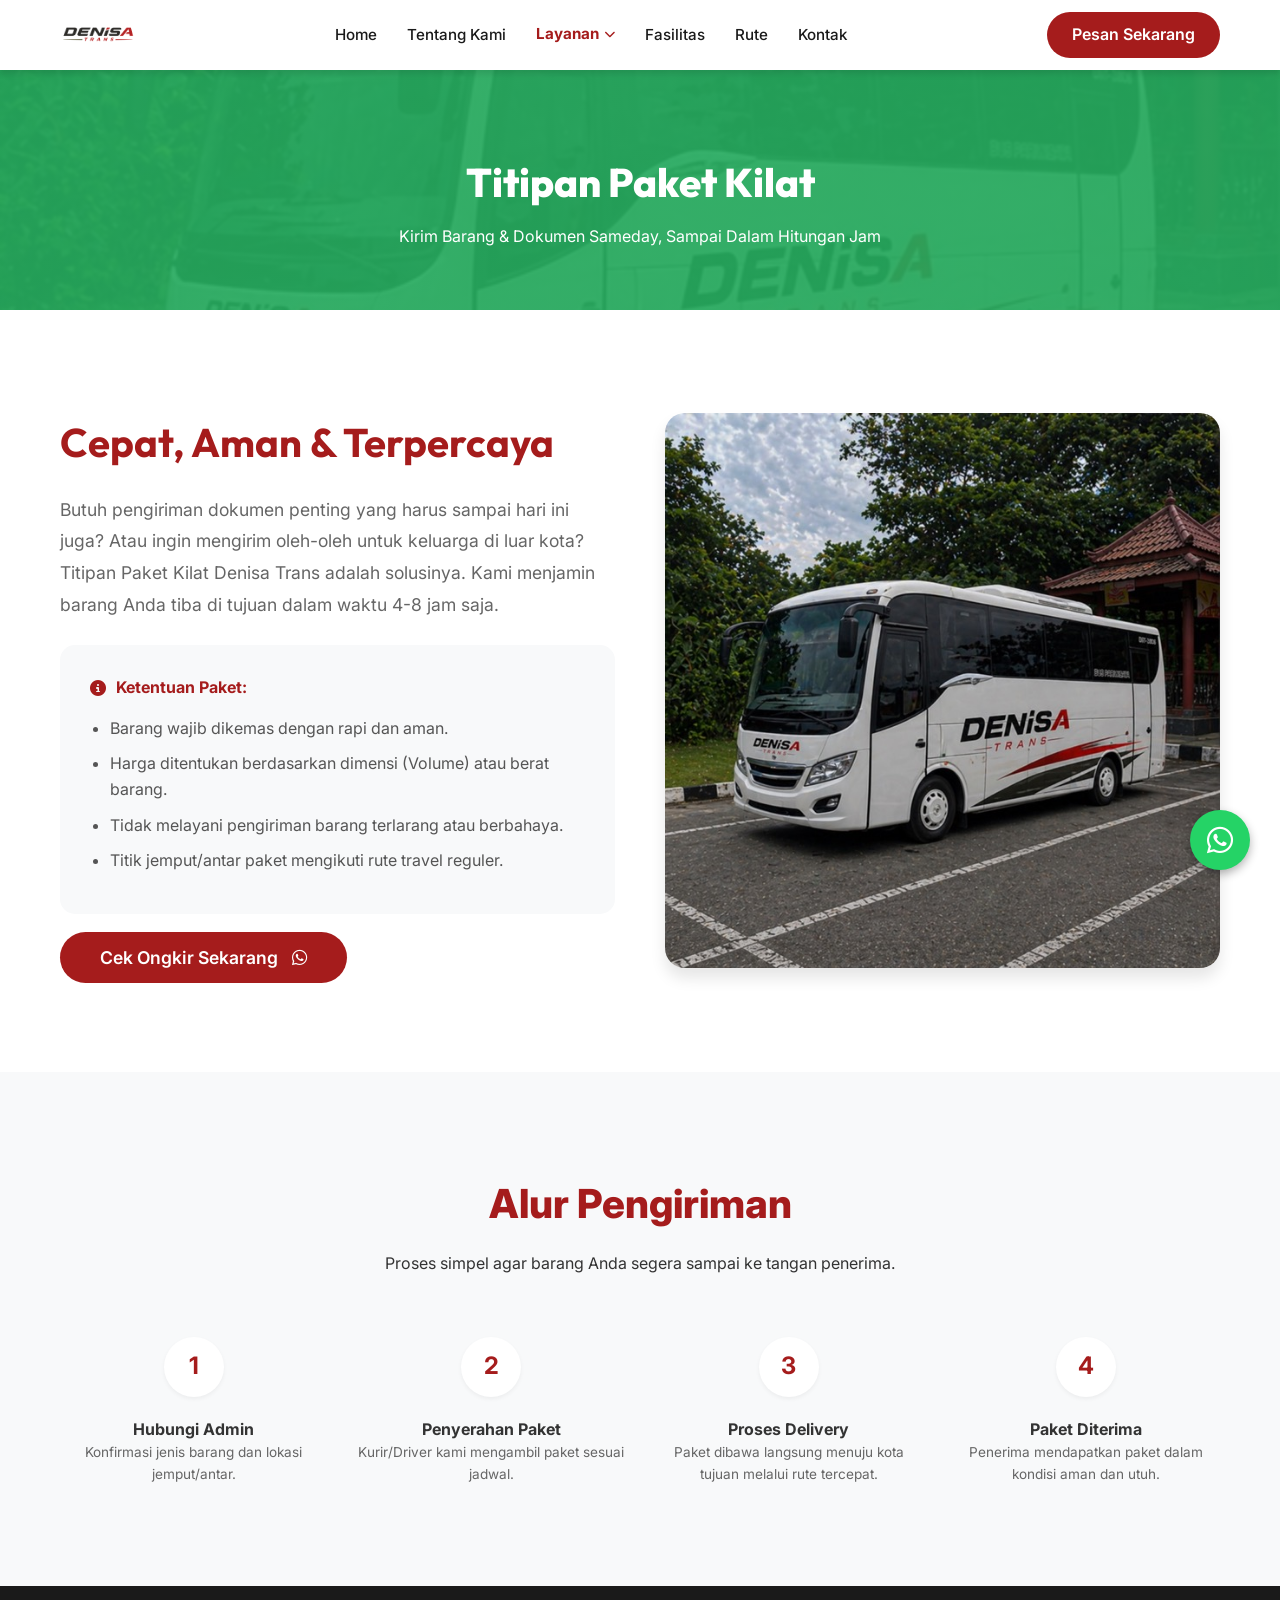
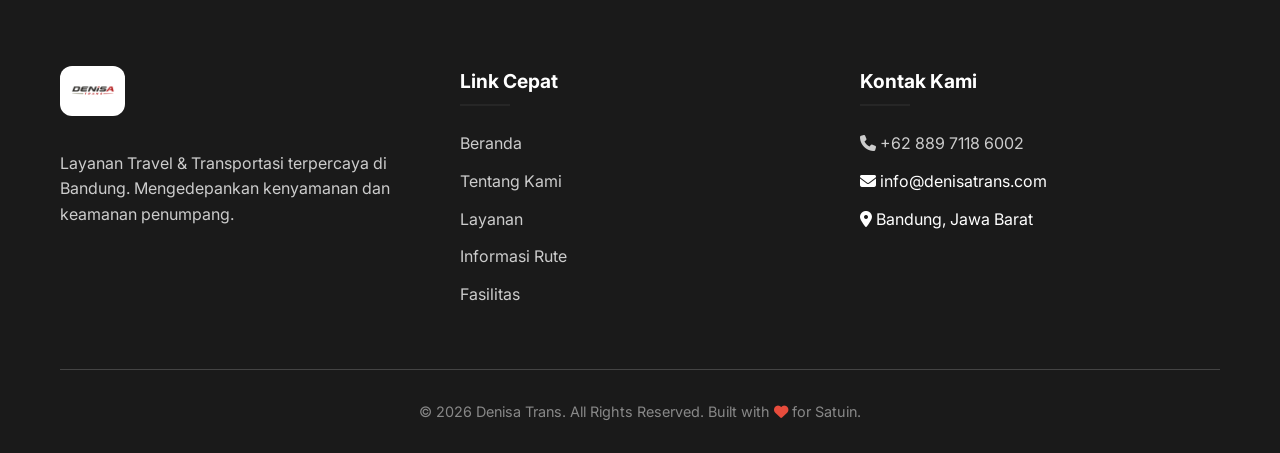
<file: layanan-titip-paket.html>
<!DOCTYPE html>
<html lang="id">
<head>
    <meta charset="UTF-8">
    <meta name="viewport" content="width=device-width, initial-scale=1.0">
    <title>Titipan Paket Kilat | Denisa Trans</title>
    <meta name="description" content="Kirim paket sameday Bandung - Jakarta murah dan aman. Titipan paket kilat dokumen dan barang berharga sampai dalam hitungan jam.">
    <link rel="stylesheet" href="style.css">
    <link rel="stylesheet" href="https://cdnjs.cloudflare.com/ajax/libs/font-awesome/6.4.0/css/all.min.css">
    <link href="https://fonts.googleapis.com/css2?family=Inter:wght@400;500;600;700;800;900&family=Outfit:wght@400;700;900&display=swap" rel="stylesheet">
</head>
<body>
    <div class="menu-overlay" id="menu-overlay"></div>
    <!-- Header -->
    <header id="header" class="scrolled">
        <div class="container">
            <nav>
                <a href="index.html" class="logo"><img src="assets/LogoDenisaTransNoBg.png" alt="Denisa Trans" style="height: 50px; object-fit: contain;"></a>
                <div class="menu-toggle" id="mobile-menu">
                    <span></span>
                    <span></span>
                    <span></span>
                </div>
                <ul class="nav-links" id="nav-links">
                    <li><a href="index.html">Home</a></li>
                    <li><a href="profil.html">Tentang Kami</a></li>
                    <li class="dropdown">
                        <a href="layanan.html" style="color: var(--primary); font-weight: 700;">Layanan <i class="fas fa-chevron-down" style="font-size: 0.7rem;"></i></a>
                        <ul class="dropdown-menu">
                            <li><a href="layanan-door-to-door.html">Door to Door</a></li>
                            <li><a href="layanan-tour-wisata.html">Tour Wisata</a></li>
                            <li><a href="layanan-rental-mobil.html">Rental Mobil</a></li>
                            <li><a href="layanan-titip-paket.html">Titipan Paket</a></li>
                        </ul>
                    </li>
                    <li><a href="fasilitas.html">Fasilitas</a></li>
                    <li><a href="rute.html">Rute</a></li>
                    <li><a href="kontak.html">Kontak</a></li>
                </ul>
                <a href="https://wa.me/6288971186002" class="btn-booking desktop-only">Pesan Sekarang</a>
            </nav>
        </div>
    </header>

    <!-- Page Header -->
    <section class="page-header" style="background: linear-gradient(rgba(39, 174, 96,0.9), rgba(39, 174, 96,0.9)), url('assets/MediumBusDenisa.jpeg') center/cover;">
        <div class="container">
            <h1>Titipan Paket Kilat</h1>
            <p>Kirim Barang & Dokumen Sameday, Sampai Dalam Hitungan Jam</p>
        </div>
    </section>

    <!-- Content -->
    <section class="section">
        <div class="container">
            <div class="services-grid" style="align-items: center; gap: 50px;">
                <div>
                    <h2 style="font-size: 2.5rem; color: var(--primary); margin-bottom: 20px; font-family: 'Outfit', sans-serif;">Cepat, Aman & Terpercaya</h2>
                    <p style="margin-bottom: 25px; color: var(--text-muted); font-size: 1.1rem; line-height: 1.8;">
                        Butuh pengiriman dokumen penting yang harus sampai hari ini juga? Atau ingin mengirim oleh-oleh untuk keluarga di luar kota? Titipan Paket Kilat Denisa Trans adalah solusinya. Kami menjamin barang Anda tiba di tujuan dalam waktu 4-8 jam saja.
                    </p>
                    
                    <div style="background: var(--light); padding: 30px; border-radius: 15px; margin-bottom: 30px;">
                        <h4 style="margin-bottom: 15px; color: var(--primary); display: flex; align-items: center; gap: 10px;"><i class="fas fa-info-circle"></i> Ketentuan Paket:</h4>
                        <ul style="list-style: disc; padding-left: 20px; color: #555;">
                            <li style="margin-bottom: 10px;">Barang wajib dikemas dengan rapi dan aman.</li>
                            <li style="margin-bottom: 10px;">Harga ditentukan berdasarkan dimensi (Volume) atau berat barang.</li>
                            <li style="margin-bottom: 10px;">Tidak melayani pengiriman barang terlarang atau berbahaya.</li>
                            <li style="margin-bottom: 10px;">Titik jemput/antar paket mengikuti rute travel reguler.</li>
                        </ul>
                    </div>

                    <a href="https://wa.me/6288971186002" class="btn-booking" style="padding: 15px 40px; font-size: 1.1rem;">Cek Ongkir Sekarang <i class="fab fa-whatsapp" style="margin-left: 10px;"></i></a>
                </div>
                <div style="border-radius: 20px; overflow: hidden; box-shadow: var(--shadow-lg);">
                    <img src="assets/MediumBusDenisa.jpeg" alt="Titipan Paket" style="width: 100%; display: block;">
                </div>
            </div>
        </div>
    </section>

    <!-- Steps -->
    <section class="section" style="background: var(--light);">
        <div class="container">
            <div class="section-header">
                <h2>Alur Pengiriman</h2>
                <p>Proses simpel agar barang Anda segera sampai ke tangan penerima.</p>
            </div>
            <div class="services-grid" style="grid-template-columns: repeat(auto-fit, minmax(200px, 1fr)); text-align: center;">
                <div>
                    <div style="width: 60px; height: 60px; background: var(--white); color: var(--primary); border-radius: 50%; display: flex; align-items: center; justify-content: center; font-size: 1.5rem; font-weight: bold; margin: 0 auto 20px; box-shadow: var(--shadow-sm);">1</div>
                    <h4>Hubungi Admin</h4>
                    <p style="font-size: 0.85rem; color: #666;">Konfirmasi jenis barang dan lokasi jemput/antar.</p>
                </div>
                <div>
                    <div style="width: 60px; height: 60px; background: var(--white); color: var(--primary); border-radius: 50%; display: flex; align-items: center; justify-content: center; font-size: 1.5rem; font-weight: bold; margin: 0 auto 20px; box-shadow: var(--shadow-sm);">2</div>
                    <h4>Penyerahan Paket</h4>
                    <p style="font-size: 0.85rem; color: #666;">Kurir/Driver kami mengambil paket sesuai jadwal.</p>
                </div>
                <div>
                    <div style="width: 60px; height: 60px; background: var(--white); color: var(--primary); border-radius: 50%; display: flex; align-items: center; justify-content: center; font-size: 1.5rem; font-weight: bold; margin: 0 auto 20px; box-shadow: var(--shadow-sm);">3</div>
                    <h4>Proses Delivery</h4>
                    <p style="font-size: 0.85rem; color: #666;">Paket dibawa langsung menuju kota tujuan melalui rute tercepat.</p>
                </div>
                <div>
                    <div style="width: 60px; height: 60px; background: var(--white); color: var(--primary); border-radius: 50%; display: flex; align-items: center; justify-content: center; font-size: 1.5rem; font-weight: bold; margin: 0 auto 20px; box-shadow: var(--shadow-sm);">4</div>
                    <h4>Paket Diterima</h4>
                    <p style="font-size: 0.85rem; color: #666;">Penerima mendapatkan paket dalam kondisi aman dan utuh.</p>
                </div>
            </div>
        </div>
    </section>

    <!-- Footer -->
    <footer id="contact">
        <div class="container">
            <div class="footer-grid">
                <div class="footer-col">
                    <h2 class="logo" style="color: white; margin-bottom: 20px;"><img src="assets/LogoDenisaTransNoBg.png" alt="Denisa Trans" style="height: 50px; object-fit: contain;"></h2>
                    <p style="color: #ccc;">Layanan Travel & Transportasi terpercaya di Bandung. Mengedepankan kenyamanan dan keamanan penumpang.</p>
                </div>
                <div class="footer-col">
                    <h4>Link Cepat</h4>
                    <ul class="footer-links">
                        <li><a href="index.html">Beranda</a></li>
                        <li><a href="profil.html">Tentang Kami</a></li>
                        <li><a href="layanan.html">Layanan</a></li>
                        <li><a href="rute.html">Informasi Rute</a></li>
                        <li><a href="fasilitas.html">Fasilitas</a></li>
                    </ul>
                </div>
                <div class="footer-col">
                    <h4>Kontak Kami</h4>
                    <ul class="footer-links">
                        <li><a href="https://wa.me/6288971186002"><i class="fas fa-phone"></i> +62 889 7118 6002</a></li>
                        <li><i class="fas fa-envelope"></i> info@denisatrans.com</li>
                        <li><i class="fas fa-map-marker-alt"></i> Bandung, Jawa Barat</li>
                    </ul>
                </div>
            </div>
            <div class="copyright">
                <p>&copy; 2026 Denisa Trans. All Rights Reserved. Built with <i class="fas fa-heart" style="color: #e74c3c;"></i> for Satuin.</p>
            </div>
        </div>
    </footer>

    <!-- Floating WhatsApp -->
    <a href="https://wa.me/6288971186002" class="wa-float" target="_blank">
        <i class="fab fa-whatsapp"></i>
    </a>

    <script>
        const mobileMenu = document.getElementById('mobile-menu');
        const navLinks = document.getElementById('nav-links');
        const overlay = document.getElementById('menu-overlay');
        
        if(mobileMenu) {
            mobileMenu.addEventListener('click', () => {
                mobileMenu.classList.toggle('active');
                navLinks.classList.toggle('active');
                overlay.classList.toggle('active');
                
                if (!navLinks.classList.contains('active')) {
                    document.querySelectorAll('.dropdown').forEach(d => d.classList.remove('active'));
                }
            });
        }

        if(overlay) {
            overlay.addEventListener('click', () => {
                mobileMenu.classList.remove('active');
                navLinks.classList.remove('active');
                overlay.classList.remove('active');
                document.querySelectorAll('.dropdown').forEach(d => d.classList.remove('active'));
            });
        }
        document.querySelectorAll('.dropdown > a').forEach(anchor => {
            anchor.addEventListener('click', function(e) {
                if (window.innerWidth <= 768) {
                    e.preventDefault();
                    this.parentElement.classList.toggle('active');
                }
            });
        });
    </script>
</body>
</html>
</file>
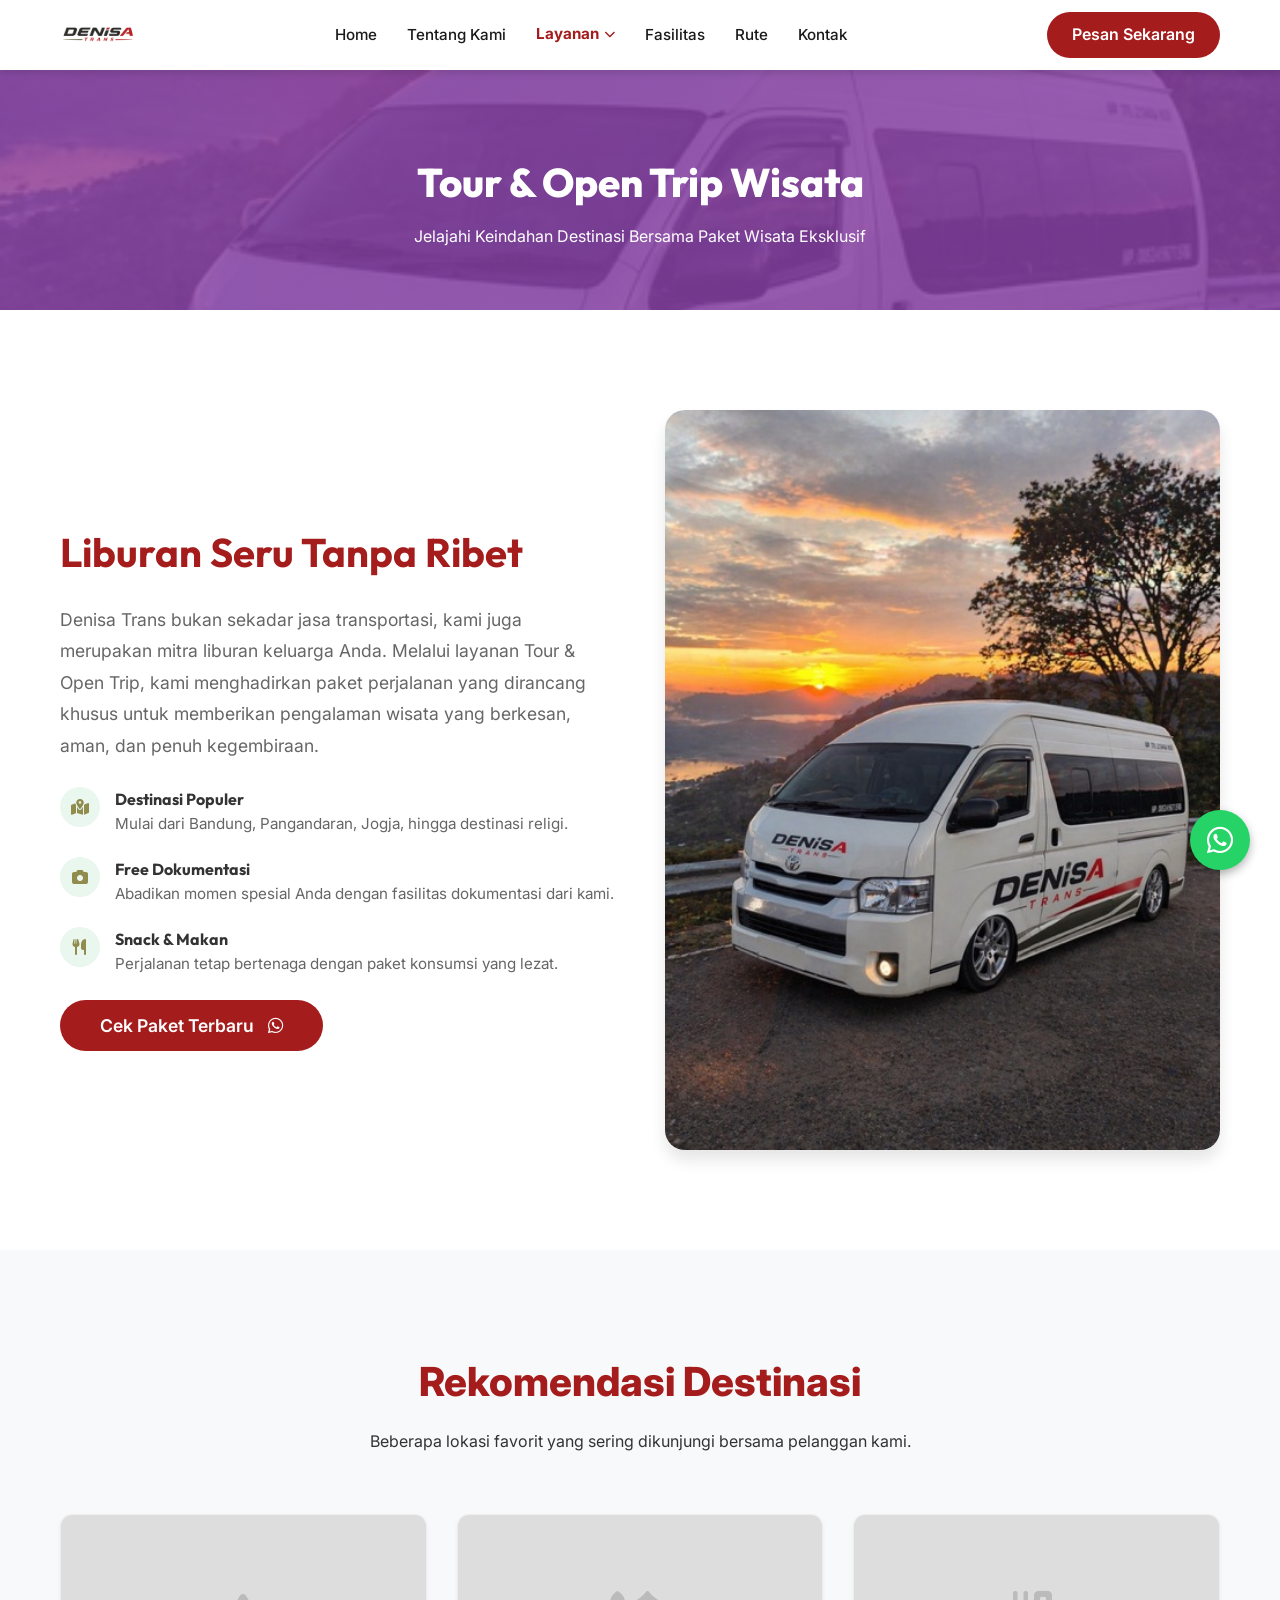
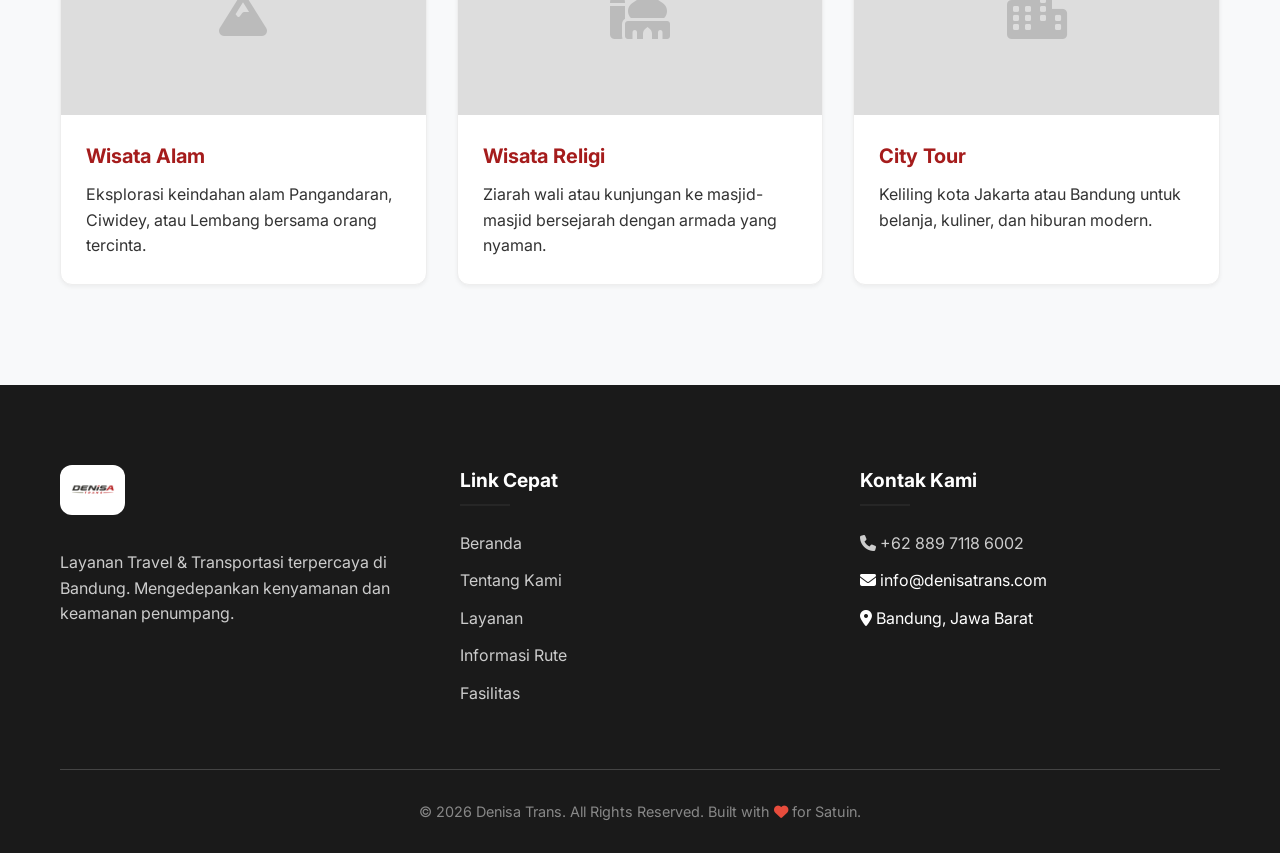
<file: layanan-tour-wisata.html>
<!DOCTYPE html>
<html lang="id">
<head>
    <meta charset="UTF-8">
    <meta name="viewport" content="width=device-width, initial-scale=1.0">
    <title>Tour & Wisata | Denisa Trans</title>
    <meta name="description" content="Paket tour wisata dan open trip terbaik. Nikmati liburan seru ke berbagai destinasi bersama Denisa Trans.">
    <link rel="stylesheet" href="style.css">
    <link rel="stylesheet" href="https://cdnjs.cloudflare.com/ajax/libs/font-awesome/6.4.0/css/all.min.css">
    <link href="https://fonts.googleapis.com/css2?family=Inter:wght@400;500;600;700;800;900&family=Outfit:wght@400;700;900&display=swap" rel="stylesheet">
</head>
<body>
    <div class="menu-overlay" id="menu-overlay"></div>
    <!-- Header -->
    <header id="header" class="scrolled">
        <div class="container">
            <nav>
                <a href="index.html" class="logo"><img src="assets/LogoDenisaTransNoBg.png" alt="Denisa Trans" style="height: 50px; object-fit: contain;"></a>
                <div class="menu-toggle" id="mobile-menu">
                    <span></span>
                    <span></span>
                    <span></span>
                </div>
                <ul class="nav-links" id="nav-links">
                    <li><a href="index.html">Home</a></li>
                    <li><a href="profil.html">Tentang Kami</a></li>
                    <li class="dropdown">
                        <a href="layanan.html" style="color: var(--primary); font-weight: 700;">Layanan <i class="fas fa-chevron-down" style="font-size: 0.7rem;"></i></a>
                        <ul class="dropdown-menu">
                            <li><a href="layanan-door-to-door.html">Door to Door</a></li>
                            <li><a href="layanan-tour-wisata.html">Tour Wisata</a></li>
                            <li><a href="layanan-rental-mobil.html">Rental Mobil</a></li>
                            <li><a href="layanan-titip-paket.html">Titipan Paket</a></li>
                        </ul>
                    </li>
                    <li><a href="fasilitas.html">Fasilitas</a></li>
                    <li><a href="rute.html">Rute</a></li>
                    <li><a href="kontak.html">Kontak</a></li>
                </ul>
                <a href="https://wa.me/6288971186002" class="btn-booking desktop-only">Pesan Sekarang</a>
            </nav>
        </div>
    </header>

    <!-- Page Header -->
    <section class="page-header" style="background: linear-gradient(rgba(142, 68, 173,0.8), rgba(142, 68, 173,0.8)), url('assets/HiaceDenisa.jpeg') center/cover;">
        <div class="container">
            <h1>Tour & Open Trip Wisata</h1>
            <p>Jelajahi Keindahan Destinasi Bersama Paket Wisata Eksklusif</p>
        </div>
    </section>

    <!-- Content -->
    <section class="section">
        <div class="container">
            <div class="services-grid" style="align-items: center; gap: 50px;">
                <div style="order: 2; border-radius: 20px; overflow: hidden; box-shadow: var(--shadow-lg);">
                    <img src="assets/HiaceDenisa.jpeg" alt="Tour Wisata" style="width: 100%; display: block;">
                </div>
                <div style="order: 1;">
                    <h2 style="font-size: 2.5rem; color: var(--primary); margin-bottom: 20px; font-family: 'Outfit', sans-serif;">Liburan Seru Tanpa Ribet</h2>
                    <p style="margin-bottom: 25px; color: var(--text-muted); font-size: 1.1rem; line-height: 1.8;">
                        Denisa Trans bukan sekadar jasa transportasi, kami juga merupakan mitra liburan keluarga Anda. Melalui layanan Tour & Open Trip, kami menghadirkan paket perjalanan yang dirancang khusus untuk memberikan pengalaman wisata yang berkesan, aman, dan penuh kegembiraan.
                    </p>
                    <ul style="margin-bottom: 35px;">
                        <li style="display: flex; gap: 15px; margin-bottom: 20px;">
                            <div style="width: 40px; height: 40px; background: rgba(39, 174, 96, 0.1); color: var(--accent); border-radius: 50%; display: flex; align-items: center; justify-content: center; flex-shrink: 0;">
                                <i class="fas fa-map-marked-alt"></i>
                            </div>
                            <div>
                                <h4 style="font-family: 'Outfit', sans-serif;">Destinasi Populer</h4>
                                <p style="color: #666; font-size: 0.95rem;">Mulai dari Bandung, Pangandaran, Jogja, hingga destinasi religi.</p>
                            </div>
                        </li>
                        <li style="display: flex; gap: 15px; margin-bottom: 20px;">
                            <div style="width: 40px; height: 40px; background: rgba(39, 174, 96, 0.1); color: var(--accent); border-radius: 50%; display: flex; align-items: center; justify-content: center; flex-shrink: 0;">
                                <i class="fas fa-camera"></i>
                            </div>
                            <div>
                                <h4 style="font-family: 'Outfit', sans-serif;">Free Dokumentasi</h4>
                                <p style="color: #666; font-size: 0.95rem;">Abadikan momen spesial Anda dengan fasilitas dokumentasi dari kami.</p>
                            </div>
                        </li>
                        <li style="display: flex; gap: 15px;">
                            <div style="width: 40px; height: 40px; background: rgba(39, 174, 96, 0.1); color: var(--accent); border-radius: 50%; display: flex; align-items: center; justify-content: center; flex-shrink: 0;">
                                <i class="fas fa-utensils"></i>
                            </div>
                            <div>
                                <h4 style="font-family: 'Outfit', sans-serif;">Snack & Makan</h4>
                                <p style="color: #666; font-size: 0.95rem;">Perjalanan tetap bertenaga dengan paket konsumsi yang lezat.</p>
                            </div>
                        </li>
                    </ul>
                    <a href="https://wa.me/6288971186002" class="btn-booking" style="padding: 15px 40px; font-size: 1.1rem;">Cek Paket Terbaru <i class="fab fa-whatsapp" style="margin-left: 10px;"></i></a>
                </div>
            </div>
        </div>
    </section>

    <!-- Destinasi Grid -->
    <section class="section" style="background: var(--light);">
        <div class="container">
            <div class="section-header">
                <h2>Rekomendasi Destinasi</h2>
                <p>Beberapa lokasi favorit yang sering dikunjungi bersama pelanggan kami.</p>
            </div>
            <div class="services-grid">
                <div class="service-card">
                    <div style="height: 200px; background: #ddd; display: flex; align-items: center; justify-content: center;"><i class="fas fa-mountain" style="font-size: 3rem; color: #bbb;"></i></div>
                    <div class="service-content">
                        <h3>Wisata Alam</h3>
                        <p>Eksplorasi keindahan alam Pangandaran, Ciwidey, atau Lembang bersama orang tercinta.</p>
                    </div>
                </div>
                <div class="service-card">
                    <div style="height: 200px; background: #ddd; display: flex; align-items: center; justify-content: center;"><i class="fas fa-mosque" style="font-size: 3rem; color: #bbb;"></i></div>
                    <div class="service-content">
                        <h3>Wisata Religi</h3>
                        <p>Ziarah wali atau kunjungan ke masjid-masjid bersejarah dengan armada yang nyaman.</p>
                    </div>
                </div>
                <div class="service-card">
                    <div style="height: 200px; background: #ddd; display: flex; align-items: center; justify-content: center;"><i class="fas fa-city" style="font-size: 3rem; color: #bbb;"></i></div>
                    <div class="service-content">
                        <h3>City Tour</h3>
                        <p>Keliling kota Jakarta atau Bandung untuk belanja, kuliner, dan hiburan modern.</p>
                    </div>
                </div>
            </div>
        </div>
    </section>

    <!-- Footer -->
    <footer id="contact">
        <div class="container">
            <div class="footer-grid">
                <div class="footer-col">
                    <h2 class="logo" style="color: white; margin-bottom: 20px;"><img src="assets/LogoDenisaTransNoBg.png" alt="Denisa Trans" style="height: 50px; object-fit: contain;"></h2>
                    <p style="color: #ccc;">Layanan Travel & Transportasi terpercaya di Bandung. Mengedepankan kenyamanan dan keamanan penumpang.</p>
                </div>
                <div class="footer-col">
                    <h4>Link Cepat</h4>
                    <ul class="footer-links">
                        <li><a href="index.html">Beranda</a></li>
                        <li><a href="profil.html">Tentang Kami</a></li>
                        <li><a href="layanan.html">Layanan</a></li>
                        <li><a href="rute.html">Informasi Rute</a></li>
                        <li><a href="fasilitas.html">Fasilitas</a></li>
                    </ul>
                </div>
                <div class="footer-col">
                    <h4>Kontak Kami</h4>
                    <ul class="footer-links">
                        <li><a href="https://wa.me/6288971186002"><i class="fas fa-phone"></i> +62 889 7118 6002</a></li>
                        <li><i class="fas fa-envelope"></i> info@denisatrans.com</li>
                        <li><i class="fas fa-map-marker-alt"></i> Bandung, Jawa Barat</li>
                    </ul>
                </div>
            </div>
            <div class="copyright">
                <p>&copy; 2026 Denisa Trans. All Rights Reserved. Built with <i class="fas fa-heart" style="color: #e74c3c;"></i> for Satuin.</p>
            </div>
        </div>
    </footer>

    <!-- Floating WhatsApp -->
    <a href="https://wa.me/6288971186002" class="wa-float" target="_blank">
        <i class="fab fa-whatsapp"></i>
    </a>

    <script>
        const mobileMenu = document.getElementById('mobile-menu');
        const navLinks = document.getElementById('nav-links');
        const overlay = document.getElementById('menu-overlay');
        
        if(mobileMenu) {
            mobileMenu.addEventListener('click', () => {
                mobileMenu.classList.toggle('active');
                navLinks.classList.toggle('active');
                overlay.classList.toggle('active');
                
                if (!navLinks.classList.contains('active')) {
                    document.querySelectorAll('.dropdown').forEach(d => d.classList.remove('active'));
                }
            });
        }

        if(overlay) {
            overlay.addEventListener('click', () => {
                mobileMenu.classList.remove('active');
                navLinks.classList.remove('active');
                overlay.classList.remove('active');
                document.querySelectorAll('.dropdown').forEach(d => d.classList.remove('active'));
            });
        }
        document.querySelectorAll('.dropdown > a').forEach(anchor => {
            anchor.addEventListener('click', function(e) {
                if (window.innerWidth <= 768) {
                    e.preventDefault();
                    this.parentElement.classList.toggle('active');
                }
            });
        });
    </script>
</body>
</html>
</file>
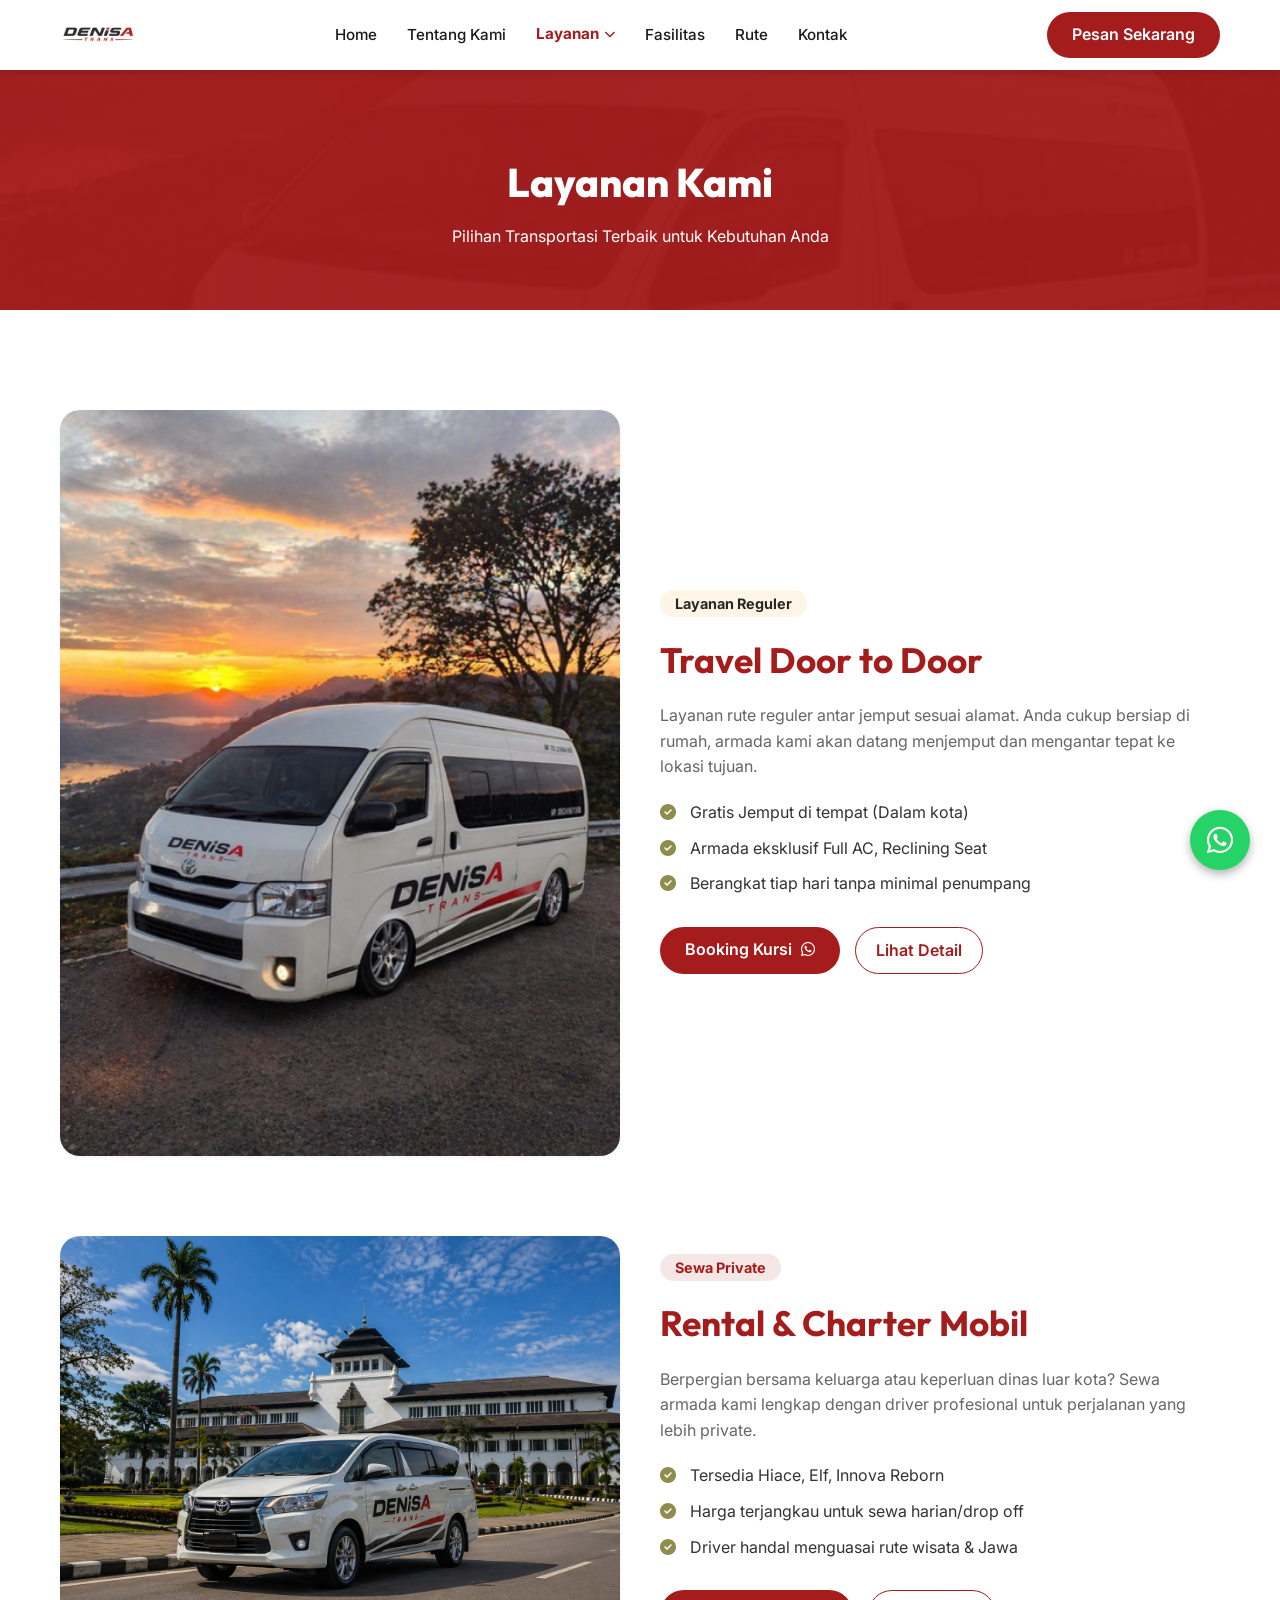
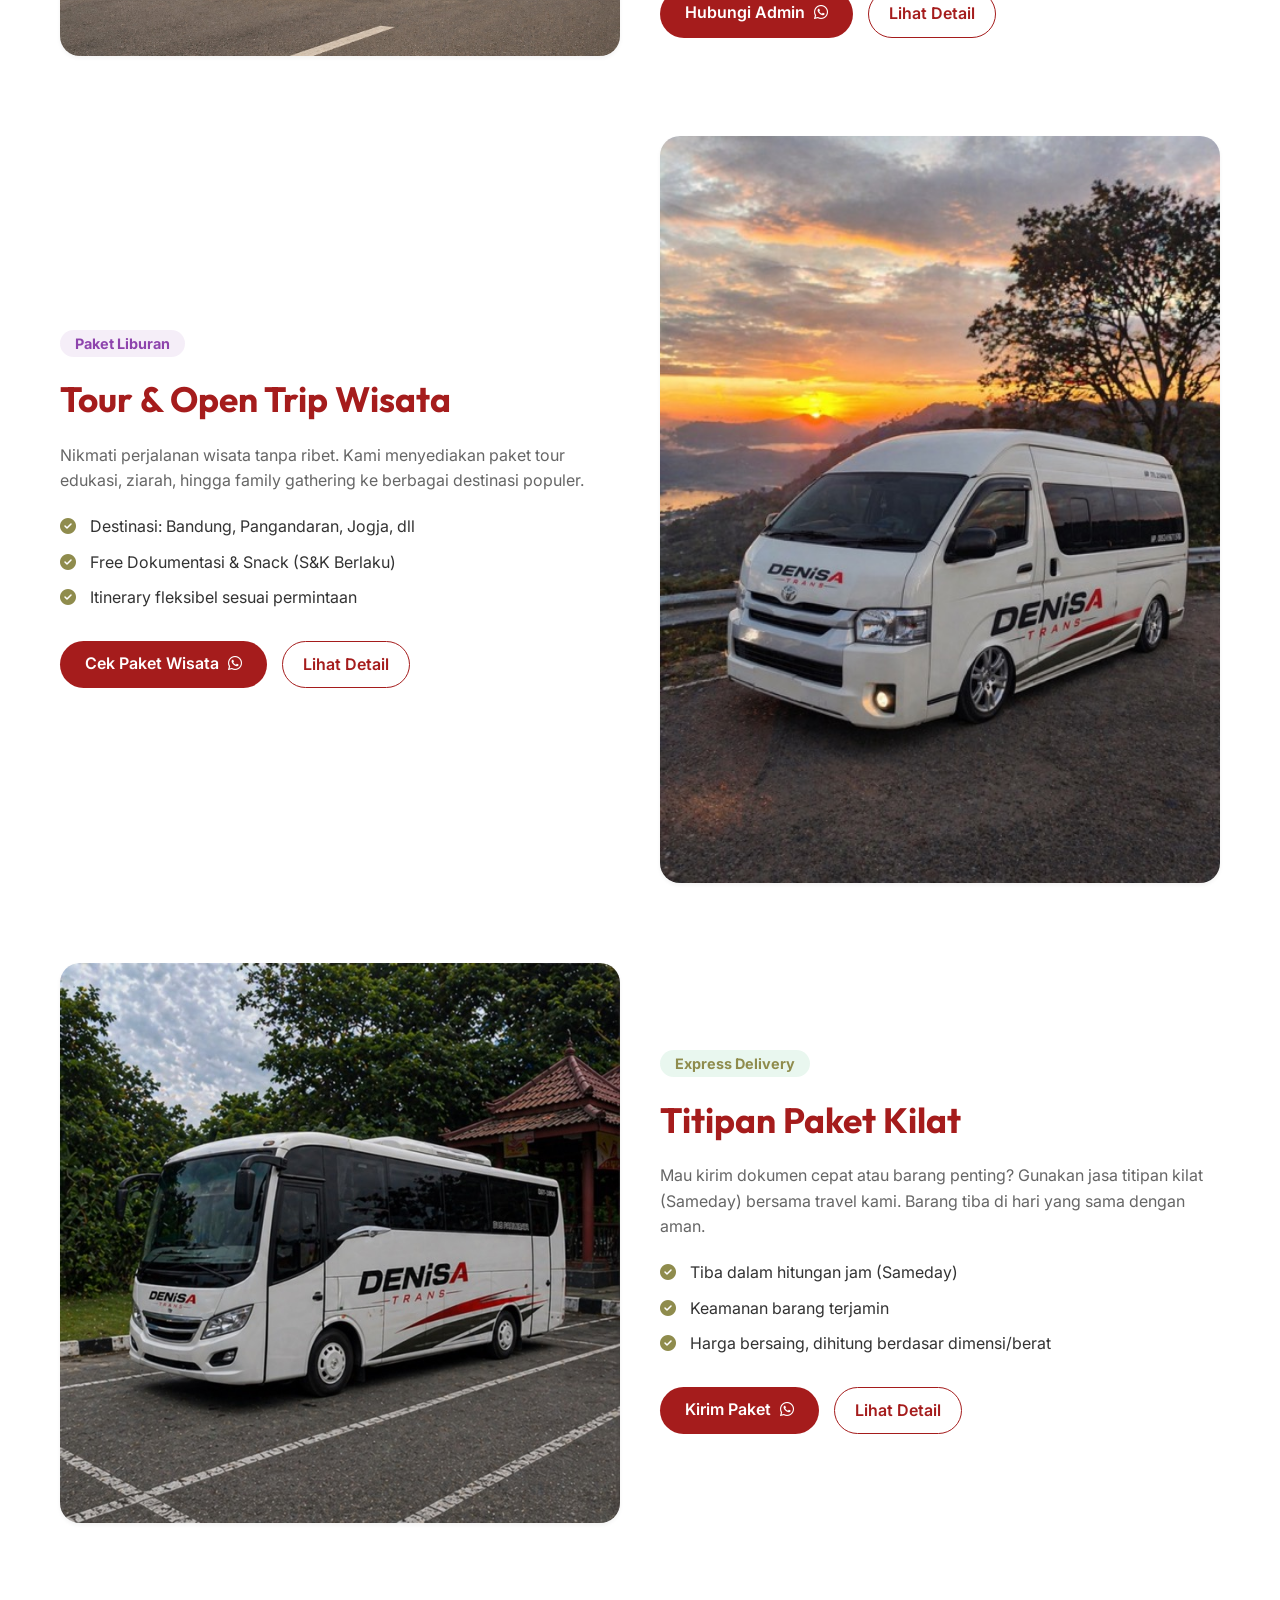
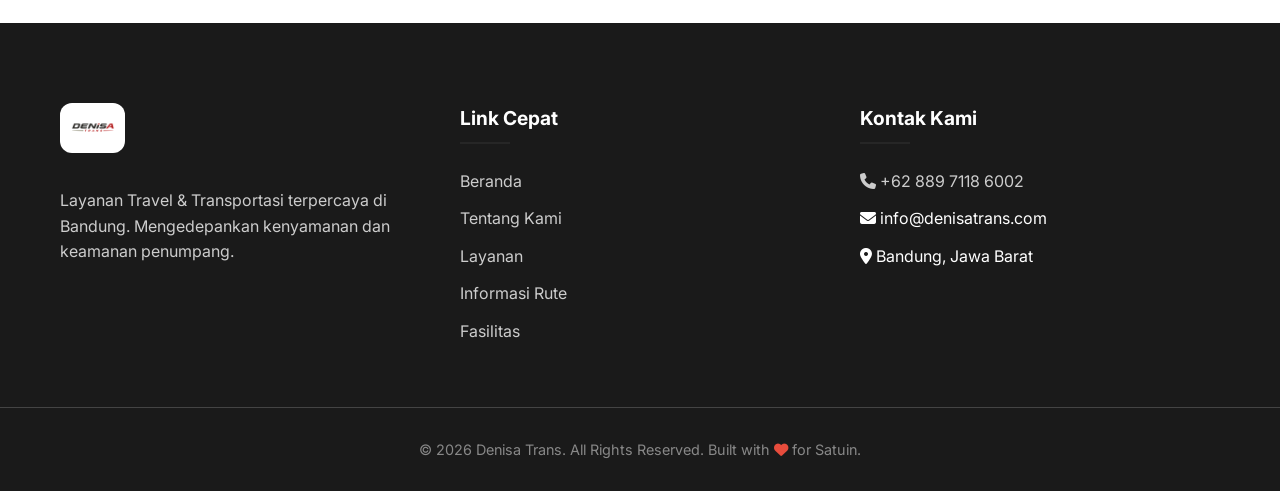
<file: layanan.html>
<!DOCTYPE html>
<html lang="id">
<head>
    <meta charset="UTF-8">
    <meta name="viewport" content="width=device-width, initial-scale=1.0">
    <title>Layanan Kami | Denisa Trans</title>
    <meta name="description" content="Detail layanan Travel Door to Door, Rental Mobil, dan Titipan Paket Kilat dari Denisa Trans.">
    <link rel="stylesheet" href="style.css">
    <link rel="stylesheet" href="https://cdnjs.cloudflare.com/ajax/libs/font-awesome/6.4.0/css/all.min.css">
    <link href="https://fonts.googleapis.com/css2?family=Inter:wght@400;500;600;700;800;900&family=Outfit:wght@400;700;900&display=swap" rel="stylesheet">
</head>
<body>
    <div class="menu-overlay" id="menu-overlay"></div>
    <!-- Header -->
    <header id="header" class="scrolled">
        <div class="container">
            <nav>
                <a href="index.html" class="logo"><img src="assets/LogoDenisaTransNoBg.png" alt="Denisa Trans" style="height: 50px; object-fit: contain;"></a>
                <div class="menu-toggle" id="mobile-menu">
                    <span></span>
                    <span></span>
                    <span></span>
                </div>
                <ul class="nav-links" id="nav-links">
                    <li><a href="index.html">Home</a></li>
                    <li><a href="profil.html">Tentang Kami</a></li>
                    <li class="dropdown">
                        <a href="layanan.html" style="color: var(--primary); font-weight: 700;">Layanan <i class="fas fa-chevron-down" style="font-size: 0.7rem;"></i></a>
                        <ul class="dropdown-menu">
                            <li><a href="layanan-door-to-door.html">Door to Door</a></li>
                            <li><a href="layanan-tour-wisata.html">Tour Wisata</a></li>
                            <li><a href="layanan-rental-mobil.html">Rental Mobil</a></li>
                            <li><a href="layanan-titip-paket.html">Titipan Paket</a></li>
                        </ul>
                    </li>
                    <li><a href="fasilitas.html">Fasilitas</a></li>
                    <li><a href="rute.html">Rute</a></li>
                    <li><a href="kontak.html">Kontak</a></li>
                </ul>
                <a href="https://wa.me/6288971186002" class="btn-booking desktop-only">Pesan Sekarang</a>
            </nav>
        </div>
    </header>

    <!-- Page Header -->
    <section class="page-header">
        <div class="container">
            <h1>Layanan Kami</h1>
            <p>Pilihan Transportasi Terbaik untuk Kebutuhan Anda</p>
        </div>
    </section>

    <!-- Detailed Services -->
    <section class="section">
        <div class="container">
            
            <!-- Service 1: Door to Door -->
            <div class="services-grid" id="door-to-door" style="align-items: center; gap: 40px; margin-bottom: 80px;">
                <div style="border-radius: 20px; overflow: hidden; box-shadow: var(--shadow-sm);">
                    <img src="assets/HiaceDenisa.jpeg" alt="Travel Door to Door" style="width: 100%; display: block; object-fit: cover;">
                </div>
                <div>
                    <span style="background: rgba(243, 156, 18, 0.1); color: var(--secondary); padding: 5px 15px; border-radius: 50px; font-weight: bold; font-size: 0.9rem;">Layanan Reguler</span>
                    <h2 style="font-size: 2.2rem; color: var(--primary); margin: 15px 0; font-family: 'Outfit', sans-serif;">Travel Door to Door</h2>
                    <p style="color: var(--text-muted); margin-bottom: 20px;">Layanan rute reguler antar jemput sesuai alamat. Anda cukup bersiap di rumah, armada kami akan datang menjemput dan mengantar tepat ke lokasi tujuan.</p>
                    <ul style="margin-bottom: 30px;">
                        <li style="margin-bottom: 10px;"><i class="fas fa-check-circle" style="color: var(--accent); margin-right: 10px;"></i> Gratis Jemput di tempat (Dalam kota)</li>
                        <li style="margin-bottom: 10px;"><i class="fas fa-check-circle" style="color: var(--accent); margin-right: 10px;"></i> Armada eksklusif Full AC, Reclining Seat</li>
                        <li style="margin-bottom: 10px;"><i class="fas fa-check-circle" style="color: var(--accent); margin-right: 10px;"></i> Berangkat tiap hari tanpa minimal penumpang</li>
                    </ul>
                    <div style="display: flex; gap: 15px;">
                        <a href="https://wa.me/6288971186002" class="btn-booking">Booking Kursi <i class="fab fa-whatsapp" style="margin-left: 5px;"></i></a>
                        <a href="layanan-door-to-door.html" style="padding: 10px 20px; border: 1px solid var(--primary); border-radius: 50px; font-weight: 600; color: var(--primary);">Lihat Detail</a>
                    </div>
                </div>
            </div>

            <!-- Service 2: Rental Mobil -->
            <div class="services-grid" id="rental-mobil" style="align-items: center; gap: 40px; margin-bottom: 80px;">
                <div style="border-radius: 20px; overflow: hidden; box-shadow: var(--shadow-sm);">
                    <img src="assets/innovaDenisa.jpeg" alt="Rental Mobil Mewah" style="width: 100%; display: block; object-fit: cover;">
                </div>
                <div>
                    <span style="background: rgba(165, 28, 28, 0.1); color: var(--primary); padding: 5px 15px; border-radius: 50px; font-weight: bold; font-size: 0.9rem;">Sewa Private</span>
                    <h2 style="font-size: 2.2rem; color: var(--primary); margin: 15px 0; font-family: 'Outfit', sans-serif;">Rental & Charter Mobil</h2>
                    <p style="color: var(--text-muted); margin-bottom: 20px;">Berpergian bersama keluarga atau keperluan dinas luar kota? Sewa armada kami lengkap dengan driver profesional untuk perjalanan yang lebih private.</p>
                    <ul style="margin-bottom: 30px;">
                        <li style="margin-bottom: 10px;"><i class="fas fa-check-circle" style="color: var(--accent); margin-right: 10px;"></i> Tersedia Hiace, Elf, Innova Reborn</li>
                        <li style="margin-bottom: 10px;"><i class="fas fa-check-circle" style="color: var(--accent); margin-right: 10px;"></i> Harga terjangkau untuk sewa harian/drop off</li>
                        <li style="margin-bottom: 10px;"><i class="fas fa-check-circle" style="color: var(--accent); margin-right: 10px;"></i> Driver handal menguasai rute wisata & Jawa</li>
                    </ul>
                    <div style="display: flex; gap: 15px;">
                        <a href="https://wa.me/6288971186002" class="btn-booking">Hubungi Admin <i class="fab fa-whatsapp" style="margin-left: 5px;"></i></a>
                        <a href="layanan-rental-mobil.html" style="padding: 10px 20px; border: 1px solid var(--primary); border-radius: 50px; font-weight: 600; color: var(--primary);">Lihat Detail</a>
                    </div>
                </div>
            </div>

            <!-- Service 3: Tour Wisata -->
            <div class="services-grid" id="tour-wisata" style="align-items: center; gap: 40px; margin-bottom: 80px;">
                <div style="border-radius: 20px; overflow: hidden; box-shadow: var(--shadow-sm); order: 2;">
                    <img src="assets/HiaceDenisa.jpeg" alt="Tour Wisata" style="width: 100%; display: block; object-fit: cover;">
                </div>
                <div style="order: 1;">
                    <span style="background: rgba(155, 89, 182, 0.1); color: #8e44ad; padding: 5px 15px; border-radius: 50px; font-weight: bold; font-size: 0.9rem;">Paket Liburan</span>
                    <h2 style="font-size: 2.2rem; color: var(--primary); margin: 15px 0; font-family: 'Outfit', sans-serif;">Tour & Open Trip Wisata</h2>
                    <p style="color: var(--text-muted); margin-bottom: 20px;">Nikmati perjalanan wisata tanpa ribet. Kami menyediakan paket tour edukasi, ziarah, hingga family gathering ke berbagai destinasi populer.</p>
                    <ul style="margin-bottom: 30px;">
                        <li style="margin-bottom: 10px;"><i class="fas fa-check-circle" style="color: var(--accent); margin-right: 10px;"></i> Destinasi: Bandung, Pangandaran, Jogja, dll</li>
                        <li style="margin-bottom: 10px;"><i class="fas fa-check-circle" style="color: var(--accent); margin-right: 10px;"></i> Free Dokumentasi & Snack (S&K Berlaku)</li>
                        <li style="margin-bottom: 10px;"><i class="fas fa-check-circle" style="color: var(--accent); margin-right: 10px;"></i> Itinerary fleksibel sesuai permintaan</li>
                    </ul>
                    <div style="display: flex; gap: 15px;">
                        <a href="https://wa.me/6288971186002" class="btn-booking">Cek Paket Wisata <i class="fab fa-whatsapp" style="margin-left: 5px;"></i></a>
                        <a href="layanan-tour-wisata.html" style="padding: 10px 20px; border: 1px solid var(--primary); border-radius: 50px; font-weight: 600; color: var(--primary);">Lihat Detail</a>
                    </div>
                </div>
            </div>

            <!-- Service 4: Titipan Paket -->
            <div class="services-grid" id="titip-paket" style="align-items: center; gap: 40px;">
                <div style="border-radius: 20px; overflow: hidden; box-shadow: var(--shadow-sm);">
                    <img src="assets/MediumBusDenisa.jpeg" alt="Titipan Paket Kilat" style="width: 100%; display: block; object-fit: cover;">
                </div>
                <div>
                    <span style="background: rgba(39, 174, 96, 0.1); color: var(--accent); padding: 5px 15px; border-radius: 50px; font-weight: bold; font-size: 0.9rem;">Express Delivery</span>
                    <h2 style="font-size: 2.2rem; color: var(--primary); margin: 15px 0; font-family: 'Outfit', sans-serif;">Titipan Paket Kilat</h2>
                    <p style="color: var(--text-muted); margin-bottom: 20px;">Mau kirim dokumen cepat atau barang penting? Gunakan jasa titipan kilat (Sameday) bersama travel kami. Barang tiba di hari yang sama dengan aman.</p>
                    <ul style="margin-bottom: 30px;">
                        <li style="margin-bottom: 10px;"><i class="fas fa-check-circle" style="color: var(--accent); margin-right: 10px;"></i> Tiba dalam hitungan jam (Sameday)</li>
                        <li style="margin-bottom: 10px;"><i class="fas fa-check-circle" style="color: var(--accent); margin-right: 10px;"></i> Keamanan barang terjamin</li>
                        <li style="margin-bottom: 10px;"><i class="fas fa-check-circle" style="color: var(--accent); margin-right: 10px;"></i> Harga bersaing, dihitung berdasar dimensi/berat</li>
                    </ul>
                    <div style="display: flex; gap: 15px;">
                        <a href="https://wa.me/6288971186002" class="btn-booking">Kirim Paket <i class="fab fa-whatsapp" style="margin-left: 5px;"></i></a>
                        <a href="layanan-titip-paket.html" style="padding: 10px 20px; border: 1px solid var(--primary); border-radius: 50px; font-weight: 600; color: var(--primary);">Lihat Detail</a>
                    </div>
                </div>
            </div>

        </div>
    </section>

    <!-- Footer -->
    <footer id="contact">
        <div class="container">
            <div class="footer-grid">
                <div class="footer-col">
                    <h2 class="logo" style="color: white; margin-bottom: 20px;"><img src="assets/LogoDenisaTransNoBg.png" alt="Denisa Trans" style="height: 50px; object-fit: contain;"></h2>
                    <p style="color: #ccc;">Layanan Travel & Transportasi terpercaya di Bandung. Mengedepankan kenyamanan dan keamanan penumpang.</p>
                </div>
                <div class="footer-col">
                    <h4>Link Cepat</h4>
                    <ul class="footer-links">
                        <li><a href="index.html">Beranda</a></li>
                        <li><a href="profil.html">Tentang Kami</a></li>
                        <li><a href="layanan.html">Layanan</a></li>
                        <li><a href="rute.html">Informasi Rute</a></li>
                        <li><a href="fasilitas.html">Fasilitas</a></li>
                    </ul>
                </div>
                <div class="footer-col">
                    <h4>Kontak Kami</h4>
                    <ul class="footer-links">
                        <li><a href="https://wa.me/6288971186002"><i class="fas fa-phone"></i> +62 889 7118 6002</a></li>
                        <li><i class="fas fa-envelope"></i> info@denisatrans.com</li>
                        <li><i class="fas fa-map-marker-alt"></i> Bandung, Jawa Barat</li>
                    </ul>
                </div>
            </div>
        </div>
            <div class="copyright">
                <p>&copy; 2026 Denisa Trans. All Rights Reserved. Built with <i class="fas fa-heart" style="color: #e74c3c;"></i> for Satuin.</p>
            </div>
        </div>
    </footer>

    <!-- Floating WhatsApp -->
    <a href="https://wa.me/6288971186002" class="wa-float" target="_blank">
        <i class="fab fa-whatsapp"></i>
    </a>

    <script>
        const mobileMenu = document.getElementById('mobile-menu');
        const navLinks = document.getElementById('nav-links');
        const overlay = document.getElementById('menu-overlay');

        if(mobileMenu) {
            mobileMenu.addEventListener('click', () => {
                mobileMenu.classList.toggle('active');
                navLinks.classList.toggle('active');
                overlay.classList.toggle('active');
                
                if (!navLinks.classList.contains('active')) {
                    document.querySelectorAll('.dropdown').forEach(d => d.classList.remove('active'));
                }
            });
        }

        if(overlay) {
            overlay.addEventListener('click', () => {
                mobileMenu.classList.remove('active');
                navLinks.classList.remove('active');
                overlay.classList.remove('active');
                document.querySelectorAll('.dropdown').forEach(d => d.classList.remove('active'));
            });
        }

        if(overlay) {
            overlay.addEventListener('click', () => {
                mobileMenu.classList.remove('active');
                navLinks.classList.remove('active');
                overlay.classList.remove('active');
                document.querySelectorAll('.dropdown').forEach(d => d.classList.remove('active'));
            });
        }

        // Mobile Dropdown Toggle
        document.querySelectorAll('.dropdown > a').forEach(anchor => {
            anchor.addEventListener('click', function(e) {
                if (window.innerWidth <= 768) {
                    e.preventDefault();
                    this.parentElement.classList.toggle('active');
                }
            });
        });
    </script>
</body>
</html>
</file>
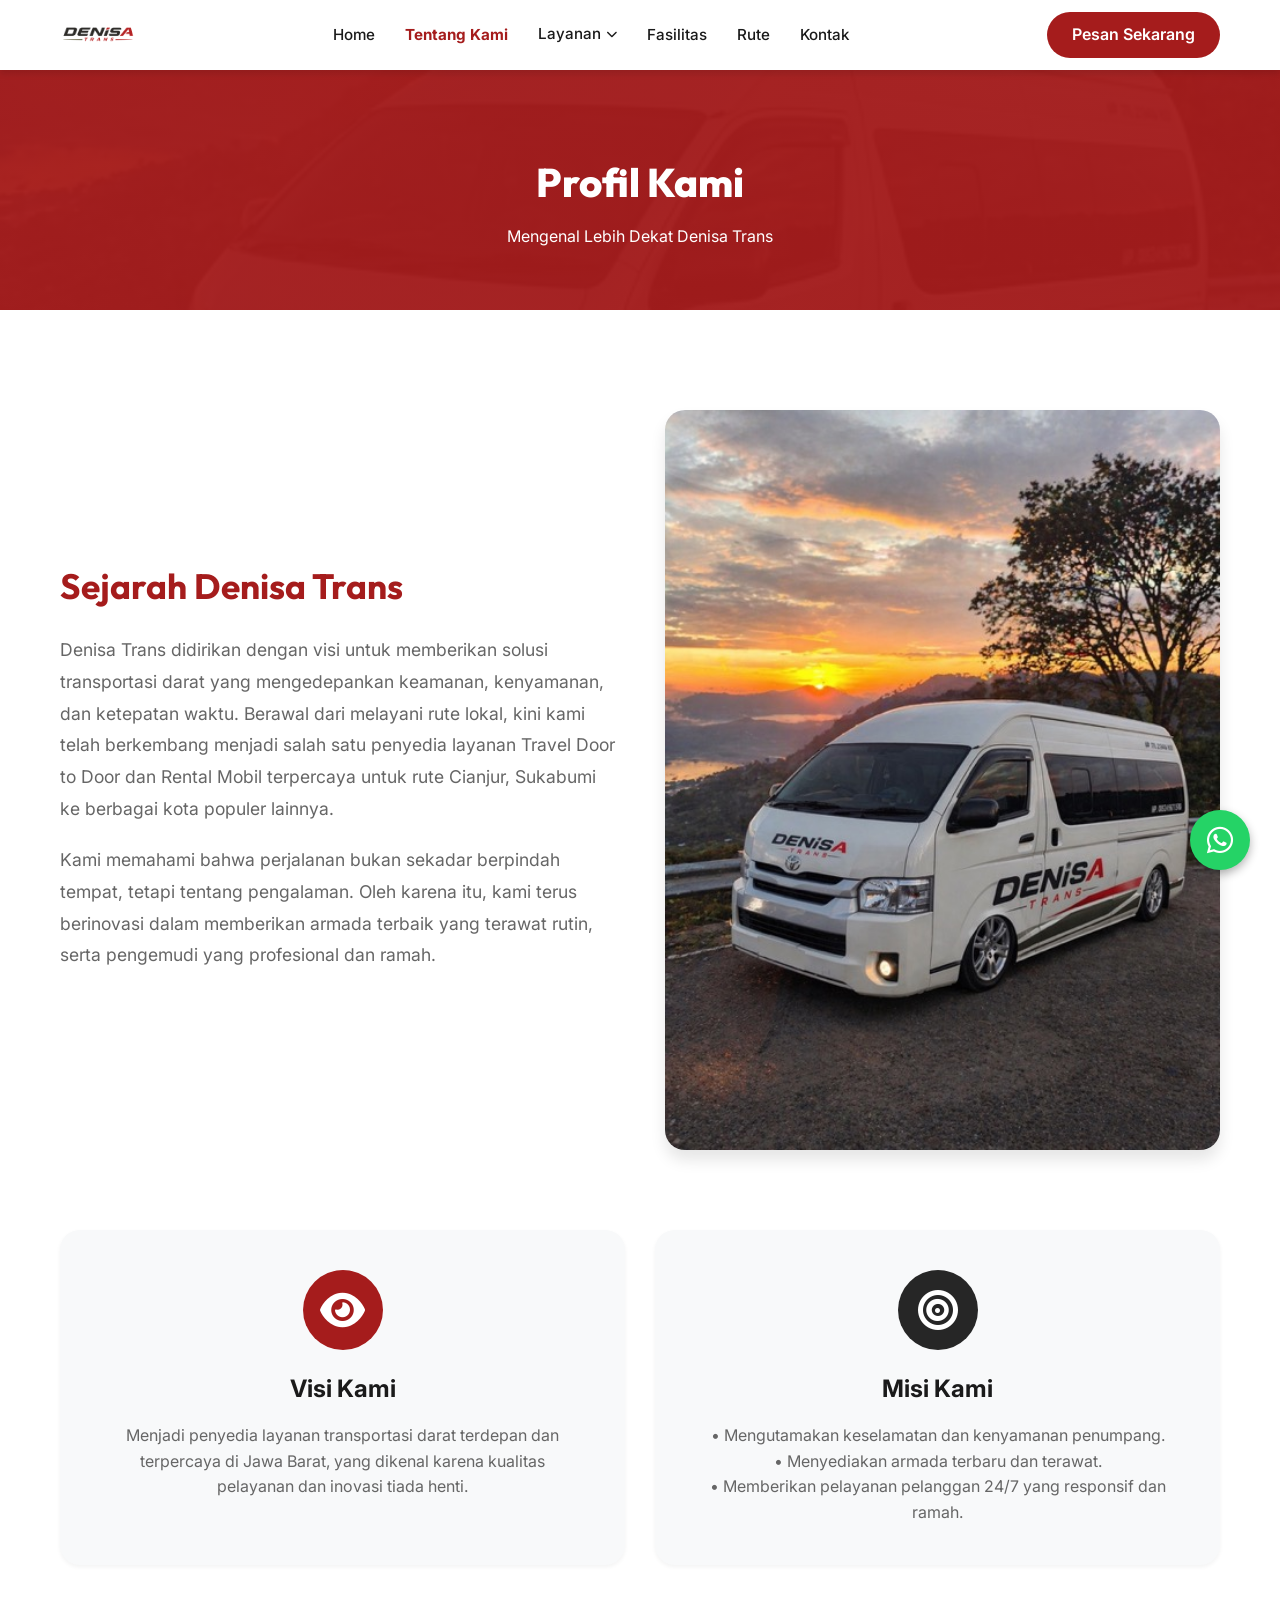
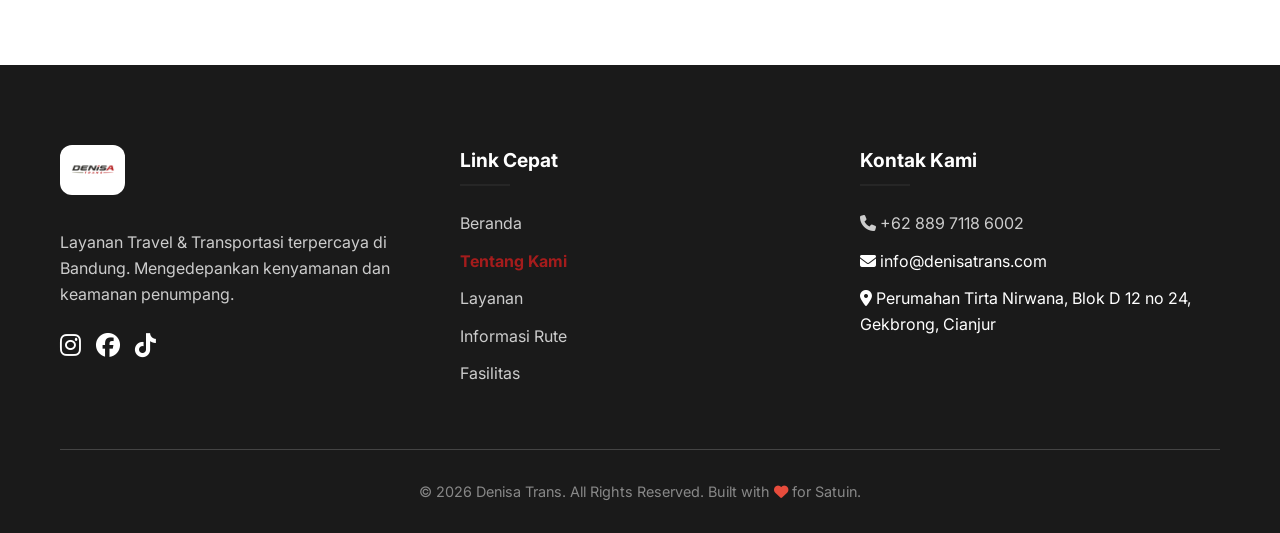
<file: profil.html>
<!DOCTYPE html>
<html lang="id">
<head>
    <meta charset="UTF-8">
    <meta name="viewport" content="width=device-width, initial-scale=1.0">
    <title>Profil Kami | Denisa Trans</title>
    <meta name="description" content="Tentang Denisa Trans, penyedia layanan travel door to door dan rental mobil terpercaya di wilayah Cianjur, Sukabumi dan sekitarnya.">
    <link rel="stylesheet" href="style.css">
    <link rel="stylesheet" href="https://cdnjs.cloudflare.com/ajax/libs/font-awesome/6.4.0/css/all.min.css">
    <link href="https://fonts.googleapis.com/css2?family=Inter:wght@400;500;600;700;800;900&family=Outfit:wght@400;700;900&display=swap" rel="stylesheet">
</head>
<body>
    <div class="menu-overlay" id="menu-overlay"></div>

    <!-- Header -->
    <header id="header" class="scrolled">
        <div class="container">
            <nav>
                <a href="index.html" class="logo"><img src="assets/LogoDenisaTransNoBg.png" alt="Denisa Trans" style="height: 50px; object-fit: contain;"></a>
                <div class="menu-toggle" id="mobile-menu">
                    <span></span>
                    <span></span>
                    <span></span>
                </div>
                <ul class="nav-links" id="nav-links">
                    <li><a href="index.html">Home</a></li>
                    <li><a href="profil.html" style="color: var(--primary); font-weight: 700;">Tentang Kami</a></li>
                    <li class="dropdown">
                        <a href="layanan.html">Layanan <i class="fas fa-chevron-down" style="font-size: 0.7rem;"></i></a>
                        <ul class="dropdown-menu">
                            <li><a href="layanan-door-to-door.html">Door to Door</a></li>
                            <li><a href="layanan-tour-wisata.html">Tour Wisata</a></li>
                            <li><a href="layanan-rental-mobil.html">Rental Mobil</a></li>
                            <li><a href="layanan-titip-paket.html">Titipan Paket</a></li>
                        </ul>
                    </li>
                    <li><a href="fasilitas.html">Fasilitas</a></li>
                    <li><a href="rute.html">Rute</a></li>
                    <li><a href="kontak.html">Kontak</a></li>
                </ul>
                <a href="https://wa.me/6288971186002" class="btn-booking desktop-only">Pesan Sekarang</a>
            </nav>
        </div>
    </header>

    <!-- Page Header -->
    <section class="page-header">
        <div class="container">
            <h1>Profil Kami</h1>
            <p>Mengenal Lebih Dekat Denisa Trans</p>
        </div>
    </section>

    <!-- About Content -->
    <section class="section">
        <div class="container">
            <div class="services-grid" style="align-items: center; gap: 50px;">
                <div class="about-text">
                    <h2 style="font-size: 2.2rem; color: var(--primary); margin-bottom: 20px; font-family: 'Outfit', sans-serif;">Sejarah Denisa Trans</h2>
                    <p style="margin-bottom: 20px; font-size: 1.1rem; color: var(--text-muted); line-height: 1.8;">
                        Denisa Trans didirikan dengan visi untuk memberikan solusi transportasi darat yang mengedepankan keamanan, kenyamanan, dan ketepatan waktu. Berawal dari melayani rute lokal, kini kami telah berkembang menjadi salah satu penyedia layanan Travel Door to Door dan Rental Mobil terpercaya untuk rute Cianjur, Sukabumi ke berbagai kota populer lainnya.
                    </p>
                    <p style="margin-bottom: 30px; font-size: 1.1rem; color: var(--text-muted); line-height: 1.8;">
                        Kami memahami bahwa perjalanan bukan sekadar berpindah tempat, tetapi tentang pengalaman. Oleh karena itu, kami terus berinovasi dalam memberikan armada terbaik yang terawat rutin, serta pengemudi yang profesional dan ramah.
                    </p>
                </div>
                <!-- Image Box -->
                <div style="border-radius: 20px; overflow: hidden; box-shadow: var(--shadow-lg);">
                    <img src="assets/HiaceDenisa.jpeg" alt="Tentang Denisa Trans" style="width: 100%; display: block; object-fit: cover; height: 100%;">
                </div>
            </div>
            
            <!-- Visi Misi -->
            <div class="services-grid" style="margin-top: 80px;">
                <div style="background: var(--light); padding: 40px; border-radius: 20px; text-align: center; box-shadow: var(--shadow-sm);">
                    <div style="width: 80px; height: 80px; background: var(--primary); color: white; display: flex; align-items: center; justify-content: center; font-size: 2.5rem; border-radius: 50%; margin: 0 auto 20px;">
                        <i class="fas fa-eye"></i>
                    </div>
                    <h3 style="font-size: 1.5rem; margin-bottom: 15px; color: var(--dark);">Visi Kami</h3>
                    <p style="color: var(--text-muted);">Menjadi penyedia layanan transportasi darat terdepan dan terpercaya di Jawa Barat, yang dikenal karena kualitas pelayanan dan inovasi tiada henti.</p>
                </div>
                
                <div style="background: var(--light); padding: 40px; border-radius: 20px; text-align: center; box-shadow: var(--shadow-sm);">
                    <div style="width: 80px; height: 80px; background: var(--secondary); color: white; display: flex; align-items: center; justify-content: center; font-size: 2.5rem; border-radius: 50%; margin: 0 auto 20px;">
                        <i class="fas fa-bullseye"></i>
                    </div>
                    <h3 style="font-size: 1.5rem; margin-bottom: 15px; color: var(--dark);">Misi Kami</h3>
                    <p style="color: var(--text-muted);">
                        • Mengutamakan keselamatan dan kenyamanan penumpang.<br>
                        • Menyediakan armada terbaru dan terawat.<br>
                        • Memberikan pelayanan pelanggan 24/7 yang responsif dan ramah.
                    </p>
                </div>
            </div>
        </div>
    </section>

    <!-- Footer -->
    <footer id="contact">
        <div class="container">
            <div class="footer-grid">
                <div class="footer-col">
                    <h2 class="logo" style="color: white; margin-bottom: 20px;"><img src="assets/LogoDenisaTransNoBg.png" alt="Denisa Trans" style="height: 50px; object-fit: contain;"></h2>
                    <p style="color: #ccc;">Layanan Travel & Transportasi terpercaya di Bandung. Mengedepankan kenyamanan dan keamanan penumpang.</p>
                    <div style="margin-top: 20px; display: flex; gap: 15px;">
                        <a href="#" style="color: white; font-size: 1.5rem;"><i class="fab fa-instagram"></i></a>
                        <a href="#" style="color: white; font-size: 1.5rem;"><i class="fab fa-facebook"></i></a>
                        <a href="#" style="color: white; font-size: 1.5rem;"><i class="fab fa-tiktok"></i></a>
                    </div>
                </div>
                <div class="footer-col">
                    <h4>Link Cepat</h4>
                    <ul class="footer-links">
                        <li><a href="index.html">Beranda</a></li>
                        <li><a href="profil.html" style="color: var(--primary); font-weight: 700;">Tentang Kami</a></li>
                        <li><a href="layanan.html">Layanan</a></li>
                        <li><a href="rute.html">Informasi Rute</a></li>
                        <li><a href="fasilitas.html">Fasilitas</a></li>
                    </ul>
                </div>
                <div class="footer-col">
                    <h4>Kontak Kami</h4>
                    <ul class="footer-links">
                        <li><a href="https://wa.me/6288971186002"><i class="fas fa-phone"></i> +62 889 7118 6002</a></li>
                        <li><i class="fas fa-envelope"></i> info@denisatrans.com</li>
                        <li><i class="fas fa-map-marker-alt"></i> Perumahan Tirta Nirwana, Blok D 12 no 24, Gekbrong, Cianjur</li>
                    </ul>
                </div>
            </div>
            <div class="copyright">
                <p>&copy; 2026 Denisa Trans. All Rights Reserved. Built with <i class="fas fa-heart" style="color: #e74c3c;"></i> for Satuin.</p>
            </div>
        </div>
    </footer>

    <!-- Floating WhatsApp -->
    <a href="https://wa.me/6288971186002" class="wa-float" target="_blank">
        <i class="fab fa-whatsapp"></i>
    </a>

    <script>
        // Header scroll effect (tetap ada meskipun by default selalu putih di inner page karena padding top)
        window.addEventListener('scroll', function() {
            const header = document.getElementById('header');
            if (window.scrollY > 50) {
                header.classList.add('scrolled');
            } else {
                header.classList.add('scrolled'); // Selalu background putih di inner page
            }
        });

        // Mobile Menu Toggle
        const mobileMenu = document.getElementById('mobile-menu');
        const navLinks = document.getElementById('nav-links');
        const overlay = document.getElementById('menu-overlay');

        if(mobileMenu) {
            mobileMenu.addEventListener('click', () => {
                mobileMenu.classList.toggle('active');
                navLinks.classList.toggle('active');
                overlay.classList.toggle('active');
                
                if (!navLinks.classList.contains('active')) {
                    document.querySelectorAll('.dropdown').forEach(d => d.classList.remove('active'));
                }
            });
        }

        if(overlay) {
            overlay.addEventListener('click', () => {
                mobileMenu.classList.remove('active');
                navLinks.classList.remove('active');
                overlay.classList.remove('active');
                document.querySelectorAll('.dropdown').forEach(d => d.classList.remove('active'));
            });
        }

        // Mobile Dropdown Toggle
        document.querySelectorAll('.dropdown > a').forEach(anchor => {
            anchor.addEventListener('click', function(e) {
                if (window.innerWidth <= 768) {
                    e.preventDefault();
                    this.parentElement.classList.toggle('active');
                }
            });
        });
    </script>
</body>
</html>
</file>
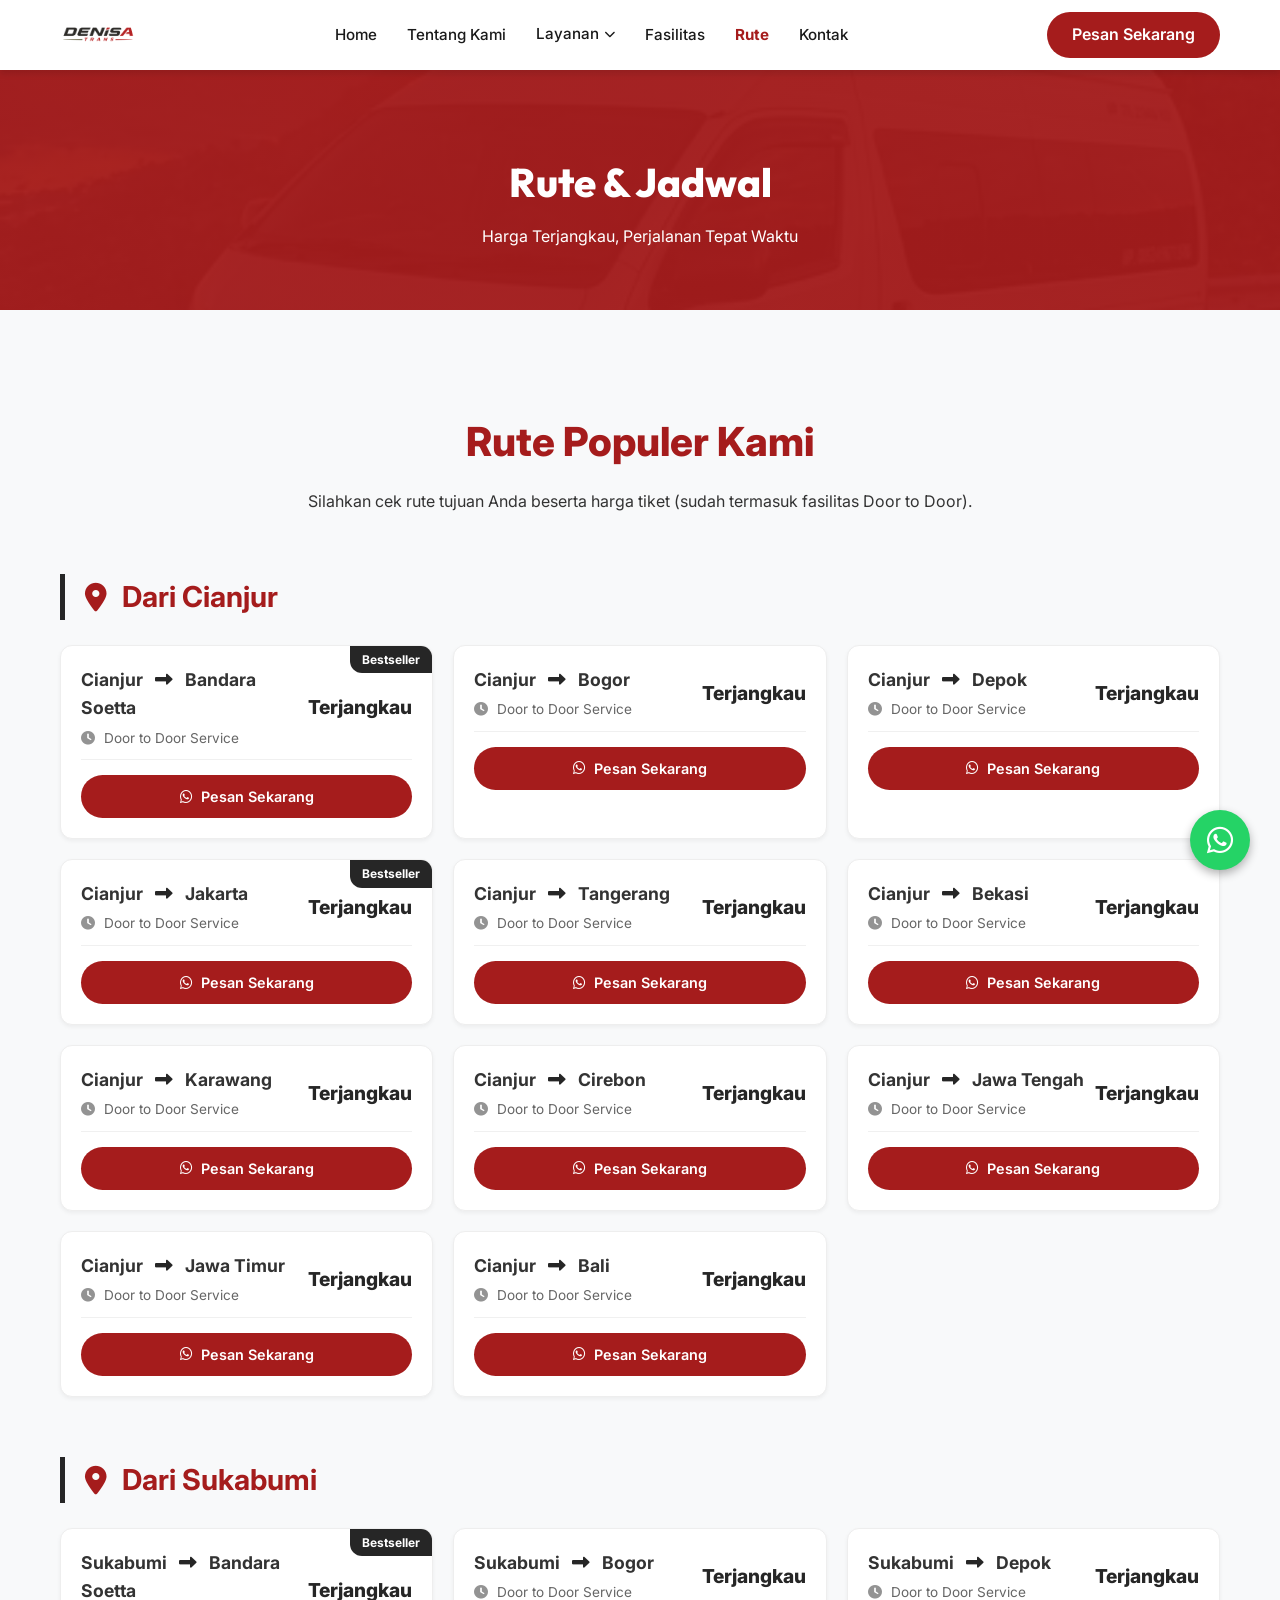
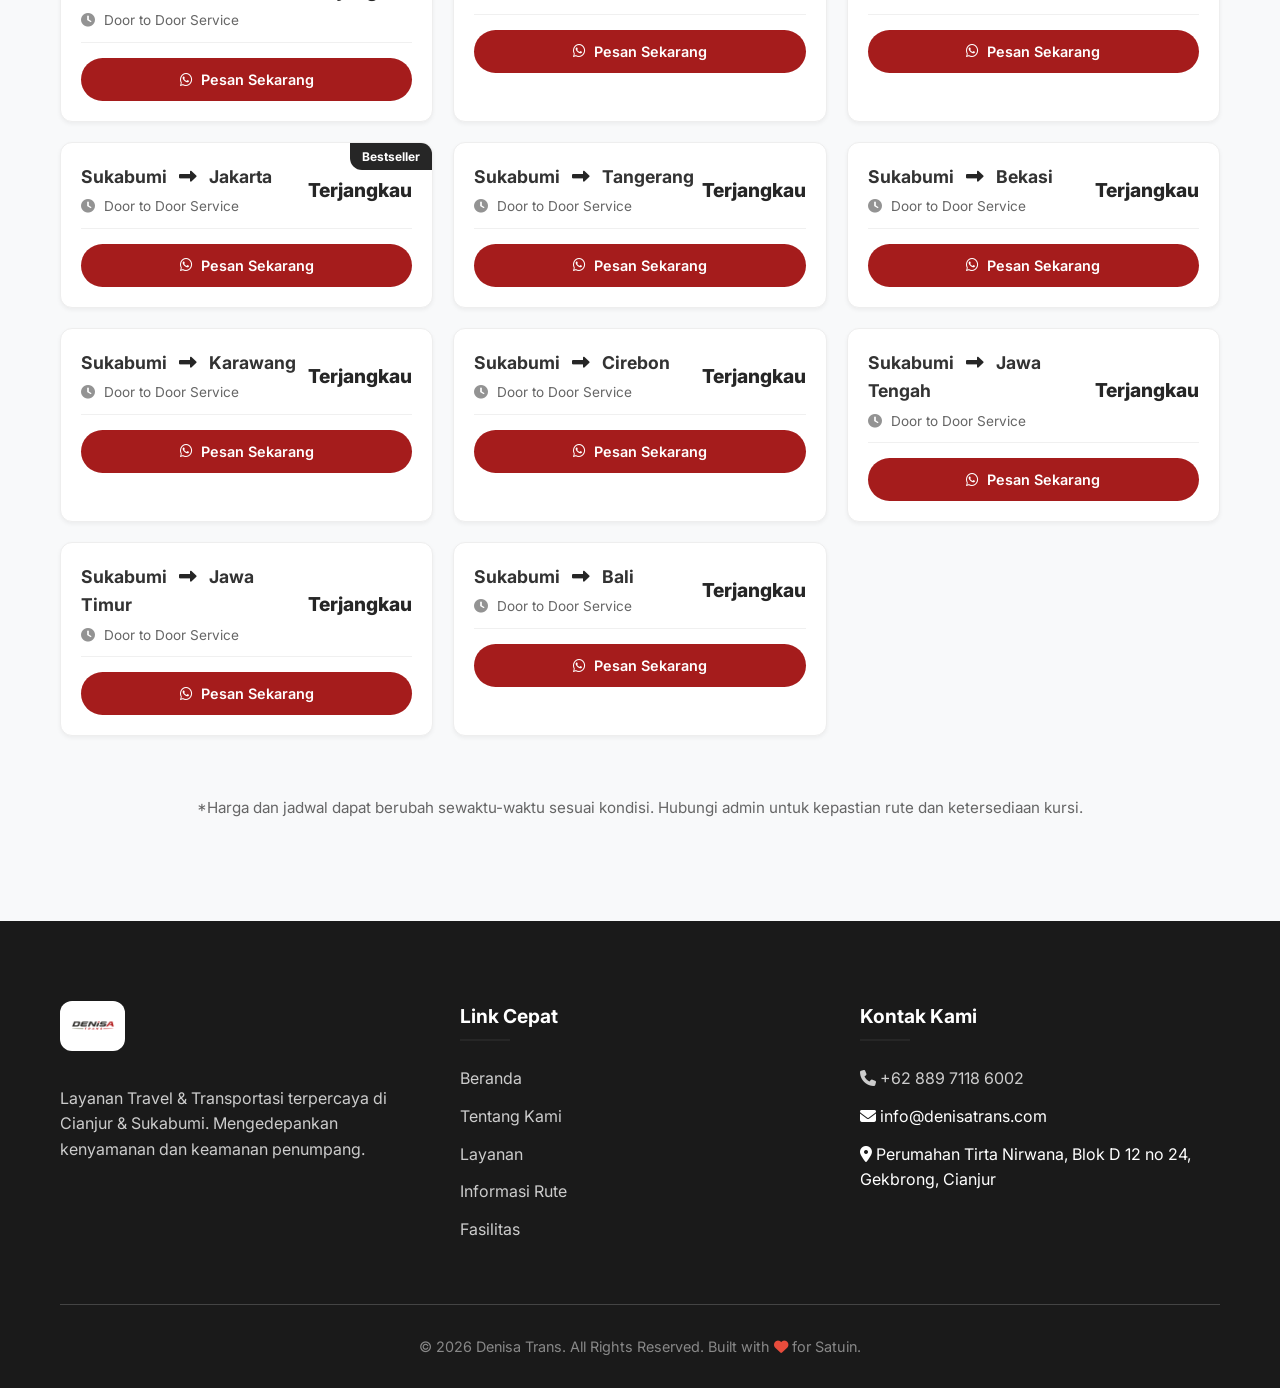
<file: rute.html>
<!DOCTYPE html>
<html lang="id">
<head>
    <meta charset="UTF-8">
    <meta name="viewport" content="width=device-width, initial-scale=1.0">
    <title>Jadwal & Rute | Denisa Trans</title>
    <meta name="description" content="Informasi jadwal keberangkatan dan harga tiket rute Denisa Trans: Cianjur & Sukabumi ke berbagai kota populer di Pulau Jawa dan Bali.">
    <link rel="stylesheet" href="style.css">
    <link rel="stylesheet" href="https://cdnjs.cloudflare.com/ajax/libs/font-awesome/6.4.0/css/all.min.css">
    <link href="https://fonts.googleapis.com/css2?family=Inter:wght@400;500;600;700;800;900&family=Outfit:wght@400;700;900&display=swap" rel="stylesheet">
</head>
<body>
    <div class="menu-overlay" id="menu-overlay"></div>
    <!-- Header -->
    <header id="header" class="scrolled">
        <div class="container">
            <nav>
                <a href="index.html" class="logo"><img src="assets/LogoDenisaTransNoBg.png" alt="Denisa Trans" style="height: 50px; object-fit: contain;"></a>
                <div class="menu-toggle" id="mobile-menu">
                    <span></span>
                    <span></span>
                    <span></span>
                </div>
                <ul class="nav-links" id="nav-links">
                    <li><a href="index.html">Home</a></li>
                    <li><a href="profil.html">Tentang Kami</a></li>
                    <li class="dropdown">
                        <a href="layanan.html">Layanan <i class="fas fa-chevron-down" style="font-size: 0.7rem;"></i></a>
                        <ul class="dropdown-menu">
                            <li><a href="layanan-door-to-door.html">Door to Door</a></li>
                            <li><a href="layanan-tour-wisata.html">Tour Wisata</a></li>
                            <li><a href="layanan-rental-mobil.html">Rental Mobil</a></li>
                            <li><a href="layanan-titip-paket.html">Titipan Paket</a></li>
                        </ul>
                    </li>
                    <li><a href="fasilitas.html">Fasilitas</a></li>
                    <li><a href="rute.html" style="color: var(--primary); font-weight: 700;">Rute</a></li>
                    <li><a href="kontak.html">Kontak</a></li>
                </ul>
                <a href="https://wa.me/6288971186002" class="btn-booking desktop-only">Pesan Sekarang</a>
            </nav>
        </div>
    </header>

    <!-- Page Header -->
    <section class="page-header">
        <div class="container">
            <h1>Rute & Jadwal</h1>
            <p>Harga Terjangkau, Perjalanan Tepat Waktu</p>
        </div>
    </section>

    <!-- Route Information -->
    <section class="section" style="background: var(--light);">
        <div class="container">
            <div class="section-header">
                <h2>Rute Populer Kami</h2>
                <p>Silahkan cek rute tujuan Anda beserta harga tiket (sudah termasuk fasilitas Door to Door).</p>
            </div>
            
            <div id="cms-routes-container">
                <!-- Data will be loaded from data/rute.json and grouped by Origin -->
            </div>
            
            <div style="text-align: center; margin-top: 50px;">
                <p style="color: var(--text-muted); font-size: 0.95rem;">*Harga dan jadwal dapat berubah sewaktu-waktu sesuai kondisi. Hubungi admin untuk kepastian rute dan ketersediaan kursi.</p>
            </div>
        </div>
    </section>

    <!-- Footer -->
    <footer id="contact">
        <div class="container">
            <div class="footer-grid">
                <div class="footer-col">
                    <h2 class="logo" style="color: white; margin-bottom: 20px;"><img src="assets/LogoDenisaTransNoBg.png" alt="Denisa Trans" style="height: 50px; object-fit: contain;"></h2>
                    <p style="color: #ccc;">Layanan Travel & Transportasi terpercaya di Cianjur & Sukabumi. Mengedepankan kenyamanan dan keamanan penumpang.</p>
                </div>
                <div class="footer-col">
                    <h4>Link Cepat</h4>
                    <ul class="footer-links">
                        <li><a href="index.html">Beranda</a></li>
                        <li><a href="profil.html">Tentang Kami</a></li>
                        <li><a href="layanan.html">Layanan</a></li>
                        <li><a href="rute.html">Informasi Rute</a></li>
                        <li><a href="fasilitas.html">Fasilitas</a></li>
                    </ul>
                </div>
                <div class="footer-col">
                    <h4>Kontak Kami</h4>
                    <ul class="footer-links">
                        <li><a href="https://wa.me/6288971186002"><i class="fas fa-phone"></i> +62 889 7118 6002</a></li>
                        <li><i class="fas fa-envelope"></i> info@denisatrans.com</li>
                        <li><i class="fas fa-map-marker-alt"></i> Perumahan Tirta Nirwana, Blok D 12 no 24, Gekbrong, Cianjur</li>
                    </ul>
                </div>
            </div>
            <div class="copyright">
                <p>&copy; 2026 Denisa Trans. All Rights Reserved. Built with <i class="fas fa-heart" style="color: #e74c3c;"></i> for Satuin.</p>
            </div>
        </div>
    </footer>

    <!-- Floating WhatsApp -->
    <a href="https://wa.me/6288971186002" class="wa-float" target="_blank">
        <i class="fab fa-whatsapp"></i>
    </a>

    <script>
        const mobileMenu = document.getElementById('mobile-menu');
        const navLinks = document.getElementById('nav-links');
        const overlay = document.getElementById('menu-overlay');

        if(mobileMenu) {
            mobileMenu.addEventListener('click', () => {
                mobileMenu.classList.toggle('active');
                navLinks.classList.toggle('active');
                overlay.classList.toggle('active');
                
                if (!navLinks.classList.contains('active')) {
                    document.querySelectorAll('.dropdown').forEach(d => d.classList.remove('active'));
                }
            });
        }

        if(overlay) {
            overlay.addEventListener('click', () => {
                mobileMenu.classList.remove('active');
                navLinks.classList.remove('active');
                overlay.classList.remove('active');
                document.querySelectorAll('.dropdown').forEach(d => d.classList.remove('active'));
            });
        }

        if(overlay) {
            overlay.addEventListener('click', () => {
                mobileMenu.classList.remove('active');
                navLinks.classList.remove('active');
                overlay.classList.remove('active');
                document.querySelectorAll('.dropdown').forEach(d => d.classList.remove('active'));
            });
        }

        // Mobile Dropdown Toggle
        document.querySelectorAll('.dropdown > a').forEach(anchor => {
            anchor.addEventListener('click', function(e) {
                if (window.innerWidth <= 768) {
                    e.preventDefault();
                    this.parentElement.classList.toggle('active');
                }
            });
        });
    </script>
    <script src="js/cms-sync.js"></script>
</body>
</html>
</file>
<file: style.css>
:root {
    --primary: #a51c1c;
    --primary-dark: #821414;
    --secondary: #262626;
    --accent: #8f8c4d;
    --light: #f8f9fa;
    --dark: #1a1a1a;
    --text-main: #333;
    --text-muted: #666;
    --white: #ffffff;
    --glass: rgba(255, 255, 255, 0.8);
    --glass-border: rgba(255, 255, 255, 0.2);
    --shadow-sm: 0 2px 4px rgba(0,0,0,0.05);
    --shadow-md: 0 4px 6px rgba(0,0,0,0.1);
    --shadow-lg: 0 10px 15px rgba(0,0,0,0.1);
    --radius: 12px;
}

html {
    scroll-behavior: smooth;
}

* {
    margin: 0;
    padding: 0;
    box-sizing: border-box;
    font-family: 'Inter', -apple-system, BlinkMacSystemFont, 'Segoe UI', Roboto, sans-serif;
}

body {
    background-color: var(--white);
    color: var(--text-main);
    line-height: 1.6;
    overflow-x: hidden;
}

a {
    text-decoration: none;
    color: inherit;
    transition: 0.3s;
}

ul {
    list-style: none;
}

/* Glassmorphism Header */
header {
    position: fixed;
    top: 0;
    left: 0;
    width: 100%;
    z-index: 1000;
    transition: all 0.3s ease;
    padding: 20px 0;
}

header.scrolled {
    background: var(--glass);
    backdrop-filter: blur(10px);
    padding: 10px 0;
    box-shadow: var(--shadow-md);
}

.container {
    max-width: 1200px;
    margin: 0 auto;
    padding: 0 20px;
}

nav {
    display: flex;
    justify-content: space-between;
    align-items: center;
}

.logo {
    font-size: 1.5rem;
    font-weight: 800;
    color: var(--secondary);
    display: flex;
    align-items: center;
    gap: 10px;
}

.logo span {
    color: var(--primary);
}

.nav-links {
    display: flex;
    gap: 30px;
}

.nav-links a {
    font-weight: 500;
    font-size: 0.95rem;
    color: var(--dark);
}

.nav-links a:hover {
    color: var(--primary);
}

/* Dropdown Styling */
.dropdown {
    position: relative;
}

.dropdown > a {
    display: flex;
    align-items: center;
    gap: 5px;
}

.dropdown-menu {
    position: absolute;
    top: 100%;
    left: 0;
    background: var(--white);
    min-width: 220px;
    box-shadow: var(--shadow-lg);
    border-radius: 12px;
    opacity: 0;
    visibility: hidden;
    transform: translateY(15px);
    transition: all 0.3s cubic-bezier(0.68, -0.55, 0.265, 1.55);
    padding: 15px 0;
    z-index: 1100;
    border: 1px solid #eee;
}

.dropdown:hover .dropdown-menu {
    opacity: 1;
    visibility: visible;
    transform: translateY(0);
}

.dropdown-menu li {
    width: 100%;
}

.dropdown-menu li a {
    padding: 10px 25px !important;
    display: block;
    color: var(--dark) !important;
    font-size: 0.9rem !important;
    font-weight: 500 !important;
    border-bottom: none !important;
}

.dropdown-menu li a:hover {
    background: var(--light);
    color: var(--primary) !important;
    padding-left: 30px !important;
}

.btn-booking {
    background: var(--primary);
    color: var(--white);
    padding: 10px 25px;
    border-radius: 50px;
    font-weight: 600;
    border: none;
    cursor: pointer;
    transition: 0.3s;
}

.menu-toggle {
    display: none;
    font-size: 1.5rem;
    color: var(--primary);
    cursor: pointer;
}

/* Page Header for Inner Pages */
.page-header {
    margin-top: 70px;
    background: linear-gradient(rgba(165, 28, 28, 0.95), rgba(165, 28, 28, 0.95)), url('assets/HiaceDenisa.jpeg') center/cover;
    color: var(--white);
    padding: 80px 20px 60px;
    text-align: center;
}

.page-header h1 {
    font-size: 2.5rem;
    font-weight: 800;
    font-family: 'Outfit', sans-serif;
    margin-bottom: 10px;
}

.btn-booking:hover {
    background: var(--primary-dark);
    transform: translateY(-2px);
    box-shadow: var(--shadow-md);
}

/* Hero Section */
.hero {
    height: 100vh;
    background: linear-gradient(rgba(0,0,0,0.5), rgba(0,0,0,0.5)), url('assets/HiaceDenisa.jpeg');
    background-size: cover;
    background-position: center;
    display: flex;
    align-items: center;
    color: var(--white);
    text-align: center;
}

.hero-content {
    max-width: 800px;
    margin: 0 auto;
}

.hero h1 {
    font-size: 4rem;
    font-weight: 900;
    margin-bottom: 20px;
    line-height: 1.1;
    animation: fadeInUp 1s ease;
}

.hero p {
    font-size: 1.25rem;
    margin-bottom: 30px;
    opacity: 0.9;
    animation: fadeInUp 1s ease 0.2s backwards;
}

.hero-btns {
    display: flex;
    justify-content: center;
    gap: 20px;
    animation: fadeInUp 1s ease 0.4s backwards;
}

/* Booking Bar */
.booking-bar {
    margin-top: -60px;
    position: relative;
    z-index: 10;
}

.booking-inner {
    background: var(--white);
    padding: 30px;
    border-radius: var(--radius);
    box-shadow: var(--shadow-lg);
    display: grid;
    grid-template-columns: repeat(auto-fit, minmax(200px, 1fr)) auto;
    gap: 20px;
    align-items: flex-end;
}

.input-group {
    display: flex;
    flex-direction: column;
    gap: 8px;
}

.input-group label {
    font-size: 0.85rem;
    font-weight: 600;
    color: var(--text-muted);
    text-transform: uppercase;
}

.input-group input, .input-group select {
    padding: 12px;
    border: 1px solid #ddd;
    border-radius: 8px;
    outline: none;
    font-size: 1rem;
}

.btn-search {
    background: var(--secondary);
    color: var(--white);
    padding: 15px 40px;
    border-radius: 8px;
    font-weight: 700;
    border: none;
    cursor: pointer;
    transition: 0.3s;
}

.btn-search:hover {
    background: var(--primary-dark);
}

/* Services */
.section {
    padding: 100px 0;
}

.section-header {
    text-align: center;
    max-width: 700px;
    margin: 0 auto 60px;
}

.section-header h2 {
    font-size: 2.5rem;
    font-weight: 800;
    margin-bottom: 15px;
    color: var(--primary);
}

.services-grid {
    display: grid;
    grid-template-columns: repeat(auto-fit, minmax(280px, 1fr));
    gap: 30px;
}

.service-card {
    background: var(--white);
    border-radius: var(--radius);
    overflow: hidden;
    box-shadow: var(--shadow-sm);
    transition: 0.3s;
    border: 1px solid #eee;
}

.service-card:hover {
    transform: translateY(-10px);
    box-shadow: var(--shadow-lg);
}

.service-img {
    aspect-ratio: 1 / 1;
    height: auto;
    position: relative;
    overflow: hidden;
    background-size: cover;
    background-position: center;
}

.card-slider {
    position: relative;
    width: 100%;
    height: 100%;
}

.slide {
    position: absolute;
    top: 0;
    left: 0;
    width: 100%;
    height: 100%;
    opacity: 0;
    transition: opacity 1s ease-in-out;
    background-size: cover;
    background-position: center;
}

.slide.active {
    opacity: 1;
}



/* Updated Slider Controls */
.slider-nav {
    position: absolute;
    top: 50%;
    left: 0;
    right: 0;
    transform: translateY(-50%);
    display: flex;
    justify-content: space-between;
    padding: 0 10px;
    z-index: 10;
    opacity: 0;
    transition: 0.3s;
}

.service-card:hover .slider-nav {
    opacity: 1;
}

.slider-nav button {
    background: rgba(255, 255, 255, 0.8);
    color: var(--primary);
    border: none;
    width: 35px;
    height: 35px;
    border-radius: 50%;
    cursor: pointer;
    display: flex;
    align-items: center;
    justify-content: center;
    box-shadow: var(--shadow-sm);
    transition: 0.3s;
}

.slider-nav button:hover {
    background: var(--primary);
    color: var(--white);
}

.slider-dots {
    position: absolute;
    bottom: 15px;
    left: 0;
    right: 0;
    display: flex;
    justify-content: center;
    gap: 8px;
    z-index: 10;
}

.slider-dot {
    width: 25px;
    height: 4px;
    background: rgba(255, 255, 255, 0.4);
    border-radius: 2px;
    transition: 0.3s;
}

.slider-dot.active {
    background: white;
    width: 40px;
    box-shadow: 0 0 10px rgba(0,0,0,0.3);
}

.service-content {
    padding: 25px;
}

.service-content h3 {
    font-size: 1.25rem;
    margin-bottom: 10px;
    color: var(--primary);
}

/* Advantages Ticker */
.advantages {
    background: var(--light);
    padding: 60px 0;
}

.ticker-wrapper {
    overflow: hidden;
    white-space: nowrap;
}

.ticker {
    display: inline-block;
    animation: ticker 30s linear infinite;
}

.advantage-item {
    display: inline-flex;
    align-items: center;
    gap: 15px;
    margin-right: 50px;
    font-weight: 600;
    font-size: 1.1rem;
}

.advantage-item i {
    color: var(--secondary);
    font-size: 1.5rem;
}

/* Floating WhatsApp */
.wa-float {
    position: fixed;
    bottom: 30px;
    right: 30px;
    background: #25d366;
    color: white;
    width: 60px;
    height: 60px;
    border-radius: 50%;
    display: flex;
    justify-content: center;
    align-items: center;
    font-size: 30px;
    box-shadow: 0 4px 10px rgba(0,0,0,0.3);
    z-index: 1000;
    transition: 0.3s;
}

.wa-float:hover {
    transform: scale(1.1);
}

/* Footer */
footer {
    background: var(--dark);
    color: var(--white);
    padding: 80px 0 30px;
}

.footer-col .logo img {
    background: white;
    padding: 10px;
    border-radius: 12px;
    margin-bottom: 15px;
}

.footer-grid {
    display: grid;
    grid-template-columns: repeat(auto-fit, minmax(200px, 1fr));
    gap: 40px;
    margin-bottom: 50px;
}

.footer-col h4 {
    font-size: 1.2rem;
    margin-bottom: 25px;
    position: relative;
    padding-bottom: 10px;
}

.footer-col h4::after {
    content: '';
    position: absolute;
    bottom: 0;
    left: 0;
    width: 50px;
    height: 2px;
    background: var(--secondary);
}

.footer-links li {
    margin-bottom: 12px;
}

.footer-links a {
    color: #ccc;
}

.footer-links a:hover {
    color: var(--secondary);
    padding-left: 5px;
}

.copyright {
    text-align: center;
    padding-top: 30px;
    border-top: 1px solid #444;
    color: #888;
    font-size: 0.9rem;
}

/* Schedule Section */
.schedule-container {
    display: flex;
    justify-content: center;
    gap: 20px;
    flex-wrap: wrap;
}
.schedule-box {
    background: var(--light);
    border: 1px solid #ddd;
    border-radius: var(--radius);
    padding: 20px 40px;
    text-align: center;
    min-width: 250px;
}
.schedule-box h3 {
    color: var(--primary);
    font-size: 2rem;
    font-weight: 800;
}

/* Testimonial Section */
.testimonials-grid {
    display: grid;
    grid-template-columns: repeat(auto-fit, minmax(300px, 1fr));
    gap: 30px;
}
.testimonial-card {
    background: var(--white);
    padding: 30px;
    border-radius: var(--radius);
    box-shadow: var(--shadow-sm);
    border-top: 4px solid var(--secondary);
}
.testimonial-card p {
    font-style: italic;
    color: var(--text-muted);
    margin-bottom: 20px;
}
.testi-user {
    display: flex;
    align-items: center;
    gap: 15px;
}
.testi-avatar {
    width: 50px;
    height: 50px;
    border-radius: 50%;
    background: #ccc;
    display: flex;
    align-items: center;
    justify-content: center;
    color: white;
    font-weight: bold;
}

/* Gallery Section */
.gallery-grid {
    display: grid;
    grid-template-columns: repeat(auto-fill, minmax(250px, 1fr));
    gap: 15px;
}
.gallery-item {
    aspect-ratio: 1 / 1;
    background-color: #e0e0e0;
    border-radius: 12px;
    display: flex;
    align-items: center;
    justify-content: center;
    color: #888;
    font-size: 2rem;
    transition: 0.3s;
}
.gallery-item:hover {
    background-color: #d0d0d0;
    transform: scale(1.02);
}

/* Article Section */
.articles-grid {
    display: grid;
    grid-template-columns: repeat(auto-fit, minmax(300px, 1fr));
    gap: 30px;
}
.article-card {
    background: var(--white);
    border-radius: var(--radius);
    overflow: hidden;
    box-shadow: var(--shadow-sm);
    border: 1px solid #eee;
}
.article-img {
    height: 180px;
    background-color: #ccc;
    display: flex;
    align-items: center;
    justify-content: center;
    color: #fff;
    font-size: 2rem;
}
.article-content {
    padding: 20px;
}
.article-date {
    font-size: 0.8rem;
    color: var(--secondary);
    font-weight: 600;
    margin-bottom: 10px;
    display: block;
}

/* Route Cards */
.route-card {
    background: var(--white);
    border-radius: var(--radius);
    padding: 30px;
    box-shadow: var(--shadow-sm);
    border: 1px solid #eee;
    transition: 0.3s;
}

.route-card:hover {
    box-shadow: 0 15px 30px rgba(0,0,0,0.1);
    transform: translateY(-5px);
}

.route-group h2 {
    position: relative;
    padding-left: 20px;
    border-left: 5px solid var(--secondary);
}

.route-item-mini {
    background: var(--light);
    padding: 10px 15px;
    border-radius: 8px;
    font-size: 0.9rem;
    font-weight: 600;
    color: var(--dark);
    display: flex;
    align-items: center;
    border-left: 3px solid var(--secondary);
    transition: 0.3s;
}

.route-item-mini:hover {
    background: var(--primary);
    color: var(--white);
    transform: scale(1.05);
}

.route-header {
    display: flex;
    justify-content: space-between;
    align-items: center;
    border-bottom: 2px dashed #ddd;
    padding-bottom: 15px;
    margin-bottom: 20px;
}

.route-price {
    font-size: 1.5rem;
    font-weight: 800;
    color: var(--secondary);
}

/* Contact Form */
.contact-wrapper {
    display: grid;
    grid-template-columns: 1fr 1fr;
    gap: 40px;
}

.contact-info-box {
    background: var(--primary);
    color: var(--white);
    padding: 40px;
    border-radius: var(--radius);
}

.contact-form input,
.contact-form textarea,
.contact-form select {
    width: 100%;
    padding: 15px;
    margin-bottom: 20px;
    border: 1px solid #ddd;
    border-radius: 8px;
    font-size: 1rem;
    outline: none;
    transition: 0.3s;
}

.contact-form input:focus,
.contact-form textarea:focus {
    border-color: var(--primary);
    box-shadow: 0 0 0 3px rgba(165, 28, 28, 0.1);
}

/* Animations */
@keyframes fadeInUp {
    from {
        opacity: 0;
        transform: translateY(30px);
    }
    to {
        opacity: 1;
        transform: translateY(0);
    }
}

@keyframes ticker {
    0% { transform: translateX(0); }
    100% { transform: translateX(-50%); }
}

@media (max-width: 768px) {
    .menu-toggle {
        display: flex;
        flex-direction: column;
        justify-content: space-between;
        width: 30px;
        height: 21px;
        cursor: pointer;
        z-index: 1200;
        transition: 0.3s;
    }

    .menu-toggle span {
        width: 100%;
        height: 3px;
        background: var(--dark);
        border-radius: 10px;
        transition: 0.3s cubic-bezier(0.68, -0.6, 0.32, 1.6);
    }

    /* Animated Hamburger to X */
    .menu-toggle.active span:nth-child(1) {
        transform: translateY(9px) rotate(45deg);
        background: var(--primary);
    }
    .menu-toggle.active span:nth-child(2) {
        opacity: 0;
        transform: translateX(-20px);
    }
    .menu-toggle.active span:nth-child(3) {
        transform: translateY(-9px) rotate(-45deg);
        background: var(--primary);
    }

    .nav-links {
        position: fixed;
        top: 0;
        right: -100%;
        width: 80%;
        max-width: 320px;
        height: 100vh;
        background: rgba(255, 255, 255, 0.95);
        backdrop-filter: blur(15px);
        -webkit-backdrop-filter: blur(15px);
        flex-direction: column;
        justify-content: flex-start;
        align-items: stretch;
        padding: 100px 30px 40px;
        box-shadow: -10px 0 30px rgba(0,0,0,0.1);
        transition: 0.4s cubic-bezier(0.77, 0, 0.175, 1);
        visibility: hidden;
        opacity: 0;
        z-index: 1100;
    }

    .nav-links.active {
        right: 0;
        visibility: visible;
        opacity: 1;
    }
    
    .nav-links li {
        width: 100%;
        margin-bottom: 5px;
        border-bottom: 1px solid rgba(0,0,0,0.05);
        opacity: 0;
        transform: translateX(30px);
        transition: 0.4s;
    }

    .nav-links.active li {
        opacity: 1;
        transform: translateX(0);
    }

    /* Staggered animation for links */
    .nav-links.active li:nth-child(1) { transition-delay: 0.1s; }
    .nav-links.active li:nth-child(2) { transition-delay: 0.2s; }
    .nav-links.active li:nth-child(3) { transition-delay: 0.3s; }
    .nav-links.active li:nth-child(4) { transition-delay: 0.4s; }
    .nav-links.active li:nth-child(5) { transition-delay: 0.5s; }
    .nav-links.active li:nth-child(6) { transition-delay: 0.6s; }

    .nav-links li a {
        display: block;
        padding: 15px 0 !important;
        font-size: 1.1rem !important;
        color: var(--dark) !important;
        font-weight: 600 !important;
        width: 100%;
        border-bottom: none !important;
    }

    .nav-links li a:hover {
        color: var(--primary) !important;
        padding-left: 10px !important;
    }

    .dropdown-menu {
        position: static;
        opacity: 1;
        visibility: visible;
        transform: none;
        background: rgba(0,0,0,0.03);
        box-shadow: none;
        display: none;
        padding: 5px 0 5px 15px;
        border: none;
        width: 100% !important;
    }

    .dropdown.active .dropdown-menu {
        display: block;
    }

    .dropdown > a i {
        margin-left: auto;
        transition: 0.3s;
    }

    .dropdown.active > a i {
        transform: rotate(180deg);
    }

    .btn-booking.desktop-only {
        display: none;
    }
    
    .hero {
        height: 50vh;
        min-height: 280px;
        padding: 90px 20px 0;
    }
    .hero h1 { font-size: 1.8rem; margin-bottom: 10px; }
    .hero p { display: none; } /* Hide extra text to save space */
    .hero-btns .btn-booking { padding: 8px 25px; font-size: 0.9rem; }
    
    .booking-bar { margin-top: -20px; }
    .booking-inner { grid-template-columns: 1fr; padding: 15px; gap: 8px; }
    
    .input-group label { font-size: 0.75rem; }
    .input-group input, .input-group select { padding: 8px 10px; font-size: 0.95rem; }
    .btn-search { padding: 12px; margin-top: 5px; font-size: 0.95rem; }
    
    .section { padding: 60px 0; }
    .section-header h2 { font-size: 2rem; }
    
    /* Stack elements vertically on mobile */
    .services-grid { gap: 20px; grid-template-columns: 1fr !important; }
    
    .about-text { margin-top: 20px; }
    
    .page-header h1 { font-size: 2rem; }
    .page-header { padding: 60px 20px 40px; }
    
    .contact-wrapper { grid-template-columns: 1fr; }
    .route-header { flex-direction: column; text-align: center; gap: 10px; }
}
</file>
